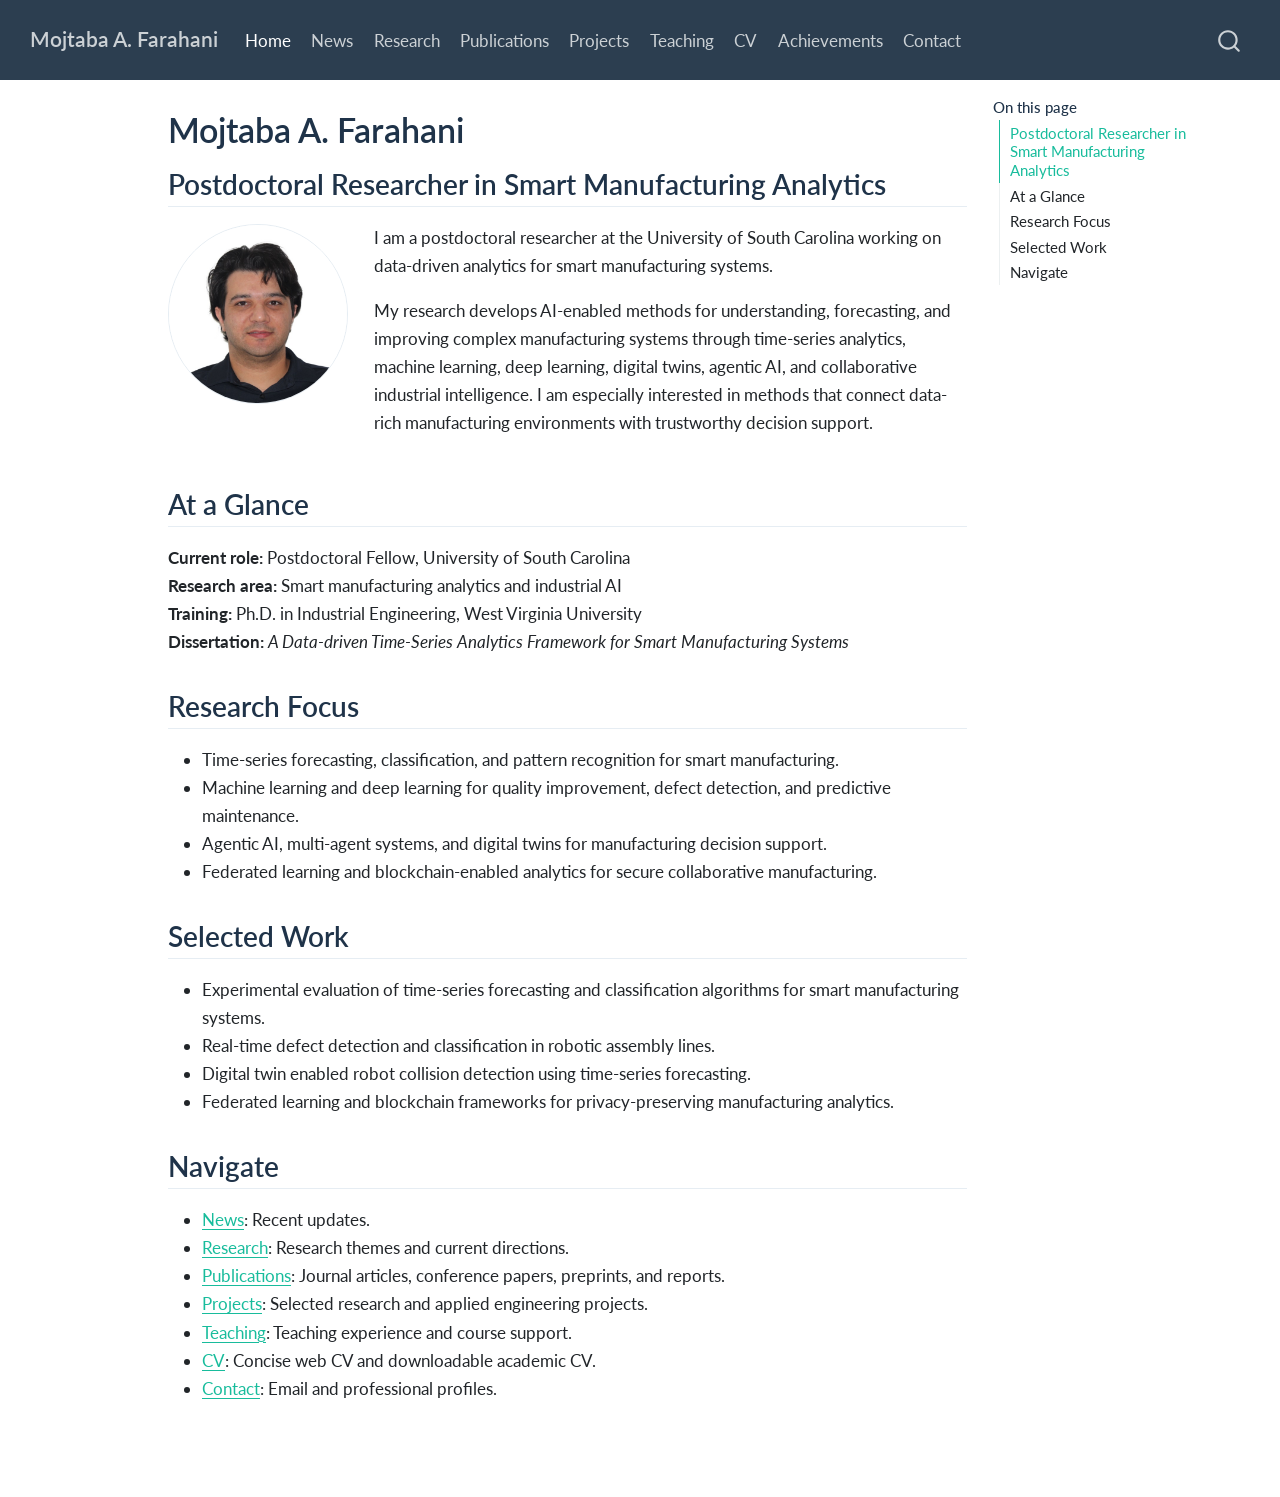
<file: docs/index.html>
<!DOCTYPE html>
<html xmlns="http://www.w3.org/1999/xhtml" lang="en" xml:lang="en"><head>

<meta charset="utf-8">
<meta name="generator" content="quarto-1.9.37">

<meta name="viewport" content="width=device-width, initial-scale=1.0, user-scalable=yes">


<title>Mojtaba A. Farahani</title>
<style>
/* Default styles provided by pandoc.
** See https://pandoc.org/MANUAL.html#variables-for-html for config info.
*/
code{white-space: pre-wrap;}
span.smallcaps{font-variant: small-caps;}
div.columns{display: flex; gap: min(4vw, 1.5em);}
div.column{flex: auto; overflow-x: auto;}
div.hanging-indent{margin-left: 1.5em; text-indent: -1.5em;}
ul.task-list{list-style: none;}
ul.task-list li input[type="checkbox"] {
  width: 0.8em;
  margin: 0 0.8em 0.2em -1em; /* quarto-specific, see https://github.com/quarto-dev/quarto-cli/issues/4556 */ 
  vertical-align: middle;
}
</style>


<script src="site_libs/quarto-nav/quarto-nav.js"></script>
<script src="site_libs/quarto-nav/headroom.min.js"></script>
<script src="site_libs/clipboard/clipboard.min.js"></script>
<script src="site_libs/quarto-search/autocomplete.umd.js"></script>
<script src="site_libs/quarto-search/fuse.min.js"></script>
<script src="site_libs/quarto-search/quarto-search.js"></script>
<meta name="quarto:offset" content="./">
<script src="site_libs/quarto-html/quarto.js" type="module"></script>
<script src="site_libs/quarto-html/tabsets/tabsets.js" type="module"></script>
<script src="site_libs/quarto-html/popper.min.js"></script>
<script src="site_libs/quarto-html/tippy.umd.min.js"></script>
<script src="site_libs/quarto-html/anchor.min.js"></script>
<link href="site_libs/quarto-html/tippy.css" rel="stylesheet">
<link href="site_libs/quarto-html/quarto-syntax-highlighting-7f8f88aac4f3542376d5c11b86a4c14d.css" rel="stylesheet" id="quarto-text-highlighting-styles">
<script src="site_libs/bootstrap/bootstrap.min.js"></script>
<link href="site_libs/bootstrap/bootstrap-icons.css" rel="stylesheet">
<link href="site_libs/bootstrap/bootstrap-6033a600180109c3731f6a886c29932c.min.css" rel="stylesheet" append-hash="true" id="quarto-bootstrap" data-mode="light">
<script id="quarto-search-options" type="application/json">{
  "location": "navbar",
  "copy-button": false,
  "collapse-after": 3,
  "panel-placement": "end",
  "type": "overlay",
  "limit": 50,
  "keyboard-shortcut": [
    "f",
    "/",
    "s"
  ],
  "show-item-context": false,
  "language": {
    "search-no-results-text": "No results",
    "search-matching-documents-text": "matching documents",
    "search-copy-link-title": "Copy link to search",
    "search-hide-matches-text": "Hide additional matches",
    "search-more-match-text": "more match in this document",
    "search-more-matches-text": "more matches in this document",
    "search-clear-button-title": "Clear",
    "search-text-placeholder": "",
    "search-detached-cancel-button-title": "Cancel",
    "search-submit-button-title": "Submit",
    "search-label": "Search"
  }
}</script>


<link rel="stylesheet" href="styles.css">
</head>

<body class="nav-fixed quarto-light">

<div id="quarto-search-results"></div>
  <header id="quarto-header" class="headroom fixed-top">
    <nav class="navbar navbar-expand-lg " data-bs-theme="dark">
      <div class="navbar-container container-fluid">
      <div class="navbar-brand-container mx-auto">
    <a class="navbar-brand" href="./index.html">
    <span class="navbar-title">Mojtaba A. Farahani</span>
    </a>
  </div>
            <div id="quarto-search" class="" title="Search"></div>
          <button class="navbar-toggler" type="button" data-bs-toggle="collapse" data-bs-target="#navbarCollapse" aria-controls="navbarCollapse" role="menu" aria-expanded="false" aria-label="Toggle navigation" onclick="if (window.quartoToggleHeadroom) { window.quartoToggleHeadroom(); }">
  <span class="navbar-toggler-icon"></span>
</button>
          <div class="collapse navbar-collapse" id="navbarCollapse">
            <ul class="navbar-nav navbar-nav-scroll me-auto">
  <li class="nav-item">
    <a class="nav-link active" href="./index.html" aria-current="page"> 
<span class="menu-text">Home</span></a>
  </li>  
  <li class="nav-item">
    <a class="nav-link" href="./news.html"> 
<span class="menu-text">News</span></a>
  </li>  
  <li class="nav-item">
    <a class="nav-link" href="./research.html"> 
<span class="menu-text">Research</span></a>
  </li>  
  <li class="nav-item">
    <a class="nav-link" href="./publications.html"> 
<span class="menu-text">Publications</span></a>
  </li>  
  <li class="nav-item">
    <a class="nav-link" href="./projects.html"> 
<span class="menu-text">Projects</span></a>
  </li>  
  <li class="nav-item">
    <a class="nav-link" href="./teaching.html"> 
<span class="menu-text">Teaching</span></a>
  </li>  
  <li class="nav-item">
    <a class="nav-link" href="./cv.html"> 
<span class="menu-text">CV</span></a>
  </li>  
  <li class="nav-item">
    <a class="nav-link" href="./achievements.html"> 
<span class="menu-text">Achievements</span></a>
  </li>  
  <li class="nav-item">
    <a class="nav-link" href="./contact.html"> 
<span class="menu-text">Contact</span></a>
  </li>  
</ul>
          </div> <!-- /navcollapse -->
            <div class="quarto-navbar-tools">
</div>
      </div> <!-- /container-fluid -->
    </nav>
</header>
<!-- content -->
<div id="quarto-content" class="quarto-container page-columns page-rows-contents page-layout-article page-navbar">
<!-- sidebar -->
<!-- margin-sidebar -->
    <div id="quarto-margin-sidebar" class="sidebar margin-sidebar">
        <nav id="TOC" role="doc-toc" class="toc-active">
    <h2 id="toc-title">On this page</h2>
   
  <ul>
  <li><a href="#postdoctoral-researcher-in-smart-manufacturing-analytics" id="toc-postdoctoral-researcher-in-smart-manufacturing-analytics" class="nav-link active" data-scroll-target="#postdoctoral-researcher-in-smart-manufacturing-analytics">Postdoctoral Researcher in Smart Manufacturing Analytics</a></li>
  <li><a href="#at-a-glance" id="toc-at-a-glance" class="nav-link" data-scroll-target="#at-a-glance">At a Glance</a></li>
  <li><a href="#research-focus" id="toc-research-focus" class="nav-link" data-scroll-target="#research-focus">Research Focus</a></li>
  <li><a href="#selected-work" id="toc-selected-work" class="nav-link" data-scroll-target="#selected-work">Selected Work</a></li>
  <li><a href="#navigate" id="toc-navigate" class="nav-link" data-scroll-target="#navigate">Navigate</a></li>
  </ul>
</nav>
    </div>
<!-- main -->
<main class="content" id="quarto-document-content">

<header id="title-block-header" class="quarto-title-block default">
<div class="quarto-title">
<h1 class="title">Mojtaba A. Farahani</h1>
</div>



<div class="quarto-title-meta">

    
  
    
  </div>
  


</header>


<section id="postdoctoral-researcher-in-smart-manufacturing-analytics" class="level2">
<h2 class="anchored" data-anchor-id="postdoctoral-researcher-in-smart-manufacturing-analytics">Postdoctoral Researcher in Smart Manufacturing Analytics</h2>
<div class="home-intro">
<div class="home-photo">
<p><img src="images/moji.JPG" alt="Mojtaba A. Farahani" class="home-photo-img"></p>
</div>
<div class="home-summary">
<p>I am a postdoctoral researcher at the University of South Carolina working on data-driven analytics for smart manufacturing systems.</p>
<p>My research develops AI-enabled methods for understanding, forecasting, and improving complex manufacturing systems through time-series analytics, machine learning, deep learning, digital twins, agentic AI, and collaborative industrial intelligence. I am especially interested in methods that connect data-rich manufacturing environments with trustworthy decision support.</p>
</div>
</div>
</section>
<section id="at-a-glance" class="level2">
<h2 class="anchored" data-anchor-id="at-a-glance">At a Glance</h2>
<p><strong>Current role:</strong> Postdoctoral Fellow, University of South Carolina<br>
<strong>Research area:</strong> Smart manufacturing analytics and industrial AI<br>
<strong>Training:</strong> Ph.D.&nbsp;in Industrial Engineering, West Virginia University<br>
<strong>Dissertation:</strong> <em>A Data-driven Time-Series Analytics Framework for Smart Manufacturing Systems</em></p>
</section>
<section id="research-focus" class="level2">
<h2 class="anchored" data-anchor-id="research-focus">Research Focus</h2>
<ul>
<li>Time-series forecasting, classification, and pattern recognition for smart manufacturing.</li>
<li>Machine learning and deep learning for quality improvement, defect detection, and predictive maintenance.</li>
<li>Agentic AI, multi-agent systems, and digital twins for manufacturing decision support.</li>
<li>Federated learning and blockchain-enabled analytics for secure collaborative manufacturing.</li>
</ul>
</section>
<section id="selected-work" class="level2">
<h2 class="anchored" data-anchor-id="selected-work">Selected Work</h2>
<ul>
<li>Experimental evaluation of time-series forecasting and classification algorithms for smart manufacturing systems.</li>
<li>Real-time defect detection and classification in robotic assembly lines.</li>
<li>Digital twin enabled robot collision detection using time-series forecasting.</li>
<li>Federated learning and blockchain frameworks for privacy-preserving manufacturing analytics.</li>
</ul>
</section>
<section id="navigate" class="level2">
<h2 class="anchored" data-anchor-id="navigate">Navigate</h2>
<ul>
<li><a href="./news.html">News</a>: Recent updates.</li>
<li><a href="./research.html">Research</a>: Research themes and current directions.</li>
<li><a href="./publications.html">Publications</a>: Journal articles, conference papers, preprints, and reports.</li>
<li><a href="./projects.html">Projects</a>: Selected research and applied engineering projects.</li>
<li><a href="./teaching.html">Teaching</a>: Teaching experience and course support.</li>
<li><a href="./cv.html">CV</a>: Concise web CV and downloadable academic CV.</li>
<li><a href="./contact.html">Contact</a>: Email and professional profiles.</li>
</ul>


</section>

</main> <!-- /main -->
<script id="quarto-html-after-body" type="application/javascript">
  window.document.addEventListener("DOMContentLoaded", function (event) {
    const icon = "";
    const anchorJS = new window.AnchorJS();
    anchorJS.options = {
      placement: 'right',
      icon: icon
    };
    anchorJS.add('.anchored');
    const isCodeAnnotation = (el) => {
      for (const clz of el.classList) {
        if (clz.startsWith('code-annotation-')) {                     
          return true;
        }
      }
      return false;
    }
    const onCopySuccess = function(e) {
      // button target
      const button = e.trigger;
      // don't keep focus
      button.blur();
      // flash "checked"
      button.classList.add('code-copy-button-checked');
      var currentTitle = button.getAttribute("title");
      button.setAttribute("title", "Copied!");
      let tooltip;
      if (window.bootstrap) {
        button.setAttribute("data-bs-toggle", "tooltip");
        button.setAttribute("data-bs-placement", "left");
        button.setAttribute("data-bs-title", "Copied!");
        tooltip = new bootstrap.Tooltip(button, 
          { trigger: "manual", 
            customClass: "code-copy-button-tooltip",
            offset: [0, -8]});
        tooltip.show();    
      }
      setTimeout(function() {
        if (tooltip) {
          tooltip.hide();
          button.removeAttribute("data-bs-title");
          button.removeAttribute("data-bs-toggle");
          button.removeAttribute("data-bs-placement");
        }
        button.setAttribute("title", currentTitle);
        button.classList.remove('code-copy-button-checked');
      }, 1000);
      // clear code selection
      e.clearSelection();
    }
    const getTextToCopy = function(trigger) {
      const outerScaffold = trigger.parentElement.cloneNode(true);
      const codeEl = outerScaffold.querySelector('code');
      for (const childEl of codeEl.children) {
        if (isCodeAnnotation(childEl)) {
          childEl.remove();
        }
      }
      return codeEl.innerText;
    }
    const clipboard = new window.ClipboardJS('.code-copy-button:not([data-in-quarto-modal])', {
      text: getTextToCopy
    });
    clipboard.on('success', onCopySuccess);
    if (window.document.getElementById('quarto-embedded-source-code-modal')) {
      const clipboardModal = new window.ClipboardJS('.code-copy-button[data-in-quarto-modal]', {
        text: getTextToCopy,
        container: window.document.getElementById('quarto-embedded-source-code-modal')
      });
      clipboardModal.on('success', onCopySuccess);
    }
      var localhostRegex = new RegExp(/^(?:http|https):\/\/localhost\:?[0-9]*\//);
      var mailtoRegex = new RegExp(/^mailto:/);
        var filterRegex = new RegExp('/' + window.location.host + '/');
      var isInternal = (href) => {
          return filterRegex.test(href) || localhostRegex.test(href) || mailtoRegex.test(href);
      }
      // Inspect non-navigation links and adorn them if external
     var links = window.document.querySelectorAll('a[href]:not(.nav-link):not(.navbar-brand):not(.toc-action):not(.sidebar-link):not(.sidebar-item-toggle):not(.pagination-link):not(.no-external):not([aria-hidden]):not(.dropdown-item):not(.quarto-navigation-tool):not(.about-link)');
      for (var i=0; i<links.length; i++) {
        const link = links[i];
        if (!isInternal(link.href)) {
          // undo the damage that might have been done by quarto-nav.js in the case of
          // links that we want to consider external
          if (link.dataset.originalHref !== undefined) {
            link.href = link.dataset.originalHref;
          }
        }
      }
    function tippyHover(el, contentFn, onTriggerFn, onUntriggerFn) {
      const config = {
        allowHTML: true,
        maxWidth: 500,
        delay: 100,
        arrow: false,
        appendTo: function(el) {
            return el.parentElement;
        },
        interactive: true,
        interactiveBorder: 10,
        theme: 'quarto',
        placement: 'bottom-start',
      };
      if (contentFn) {
        config.content = contentFn;
      }
      if (onTriggerFn) {
        config.onTrigger = onTriggerFn;
      }
      if (onUntriggerFn) {
        config.onUntrigger = onUntriggerFn;
      }
      window.tippy(el, config); 
    }
    const noterefs = window.document.querySelectorAll('a[role="doc-noteref"]');
    for (var i=0; i<noterefs.length; i++) {
      const ref = noterefs[i];
      tippyHover(ref, function() {
        // use id or data attribute instead here
        let href = ref.getAttribute('data-footnote-href') || ref.getAttribute('href');
        try { href = new URL(href).hash; } catch {}
        const id = href.replace(/^#\/?/, "");
        const note = window.document.getElementById(id);
        if (note) {
          return note.innerHTML;
        } else {
          return "";
        }
      });
    }
    const xrefs = window.document.querySelectorAll('a.quarto-xref');
    const processXRef = (id, note) => {
      // Strip column container classes
      const stripColumnClz = (el) => {
        el.classList.remove("page-full", "page-columns");
        if (el.children) {
          for (const child of el.children) {
            stripColumnClz(child);
          }
        }
      }
      stripColumnClz(note)
      if (id === null || id.startsWith('sec-')) {
        // Special case sections, only their first couple elements
        const container = document.createElement("div");
        if (note.children && note.children.length > 2) {
          container.appendChild(note.children[0].cloneNode(true));
          for (let i = 1; i < note.children.length; i++) {
            const child = note.children[i];
            if (child.tagName === "P" && child.innerText === "") {
              continue;
            } else {
              container.appendChild(child.cloneNode(true));
              break;
            }
          }
          if (window.Quarto?.typesetMath) {
            window.Quarto.typesetMath(container);
          }
          return container.innerHTML
        } else {
          if (window.Quarto?.typesetMath) {
            window.Quarto.typesetMath(note);
          }
          return note.innerHTML;
        }
      } else {
        // Remove any anchor links if they are present
        const anchorLink = note.querySelector('a.anchorjs-link');
        if (anchorLink) {
          anchorLink.remove();
        }
        if (window.Quarto?.typesetMath) {
          window.Quarto.typesetMath(note);
        }
        if (note.classList.contains("callout")) {
          return note.outerHTML;
        } else {
          return note.innerHTML;
        }
      }
    }
    for (var i=0; i<xrefs.length; i++) {
      const xref = xrefs[i];
      tippyHover(xref, undefined, function(instance) {
        instance.disable();
        let url = xref.getAttribute('href');
        let hash = undefined; 
        if (url.startsWith('#')) {
          hash = url;
        } else {
          try { hash = new URL(url).hash; } catch {}
        }
        if (hash) {
          const id = hash.replace(/^#\/?/, "");
          const note = window.document.getElementById(id);
          if (note !== null) {
            try {
              const html = processXRef(id, note.cloneNode(true));
              instance.setContent(html);
            } finally {
              instance.enable();
              instance.show();
            }
          } else {
            // See if we can fetch this
            fetch(url.split('#')[0])
            .then(res => res.text())
            .then(html => {
              const parser = new DOMParser();
              const htmlDoc = parser.parseFromString(html, "text/html");
              const note = htmlDoc.getElementById(id);
              if (note !== null) {
                const html = processXRef(id, note);
                instance.setContent(html);
              } 
            }).finally(() => {
              instance.enable();
              instance.show();
            });
          }
        } else {
          // See if we can fetch a full url (with no hash to target)
          // This is a special case and we should probably do some content thinning / targeting
          fetch(url)
          .then(res => res.text())
          .then(html => {
            const parser = new DOMParser();
            const htmlDoc = parser.parseFromString(html, "text/html");
            const note = htmlDoc.querySelector('main.content');
            if (note !== null) {
              // This should only happen for chapter cross references
              // (since there is no id in the URL)
              // remove the first header
              if (note.children.length > 0 && note.children[0].tagName === "HEADER") {
                note.children[0].remove();
              }
              const html = processXRef(null, note);
              instance.setContent(html);
            } 
          }).finally(() => {
            instance.enable();
            instance.show();
          });
        }
      }, function(instance) {
      });
    }
        let selectedAnnoteEl;
        const selectorForAnnotation = ( cell, annotation) => {
          let cellAttr = 'data-code-cell="' + cell + '"';
          let lineAttr = 'data-code-annotation="' +  annotation + '"';
          const selector = 'span[' + cellAttr + '][' + lineAttr + ']';
          return selector;
        }
        const selectCodeLines = (annoteEl) => {
          const doc = window.document;
          const targetCell = annoteEl.getAttribute("data-target-cell");
          const targetAnnotation = annoteEl.getAttribute("data-target-annotation");
          const annoteSpan = window.document.querySelector(selectorForAnnotation(targetCell, targetAnnotation));
          const lines = annoteSpan.getAttribute("data-code-lines").split(",");
          const lineIds = lines.map((line) => {
            return targetCell + "-" + line;
          })
          let top = null;
          let height = null;
          let parent = null;
          if (lineIds.length > 0) {
              //compute the position of the single el (top and bottom and make a div)
              const el = window.document.getElementById(lineIds[0]);
              top = el.offsetTop;
              height = el.offsetHeight;
              parent = el.parentElement.parentElement;
            if (lineIds.length > 1) {
              const lastEl = window.document.getElementById(lineIds[lineIds.length - 1]);
              const bottom = lastEl.offsetTop + lastEl.offsetHeight;
              height = bottom - top;
            }
            if (top !== null && height !== null && parent !== null) {
              // cook up a div (if necessary) and position it 
              let div = window.document.getElementById("code-annotation-line-highlight");
              if (div === null) {
                div = window.document.createElement("div");
                div.setAttribute("id", "code-annotation-line-highlight");
                div.style.position = 'absolute';
                parent.appendChild(div);
              }
              div.style.top = top - 2 + "px";
              div.style.height = height + 4 + "px";
              div.style.left = 0;
              let gutterDiv = window.document.getElementById("code-annotation-line-highlight-gutter");
              if (gutterDiv === null) {
                gutterDiv = window.document.createElement("div");
                gutterDiv.setAttribute("id", "code-annotation-line-highlight-gutter");
                gutterDiv.style.position = 'absolute';
                const codeCell = window.document.getElementById(targetCell);
                const gutter = codeCell.querySelector('.code-annotation-gutter');
                gutter.appendChild(gutterDiv);
              }
              gutterDiv.style.top = top - 2 + "px";
              gutterDiv.style.height = height + 4 + "px";
            }
            selectedAnnoteEl = annoteEl;
          }
        };
        const unselectCodeLines = () => {
          const elementsIds = ["code-annotation-line-highlight", "code-annotation-line-highlight-gutter"];
          elementsIds.forEach((elId) => {
            const div = window.document.getElementById(elId);
            if (div) {
              div.remove();
            }
          });
          selectedAnnoteEl = undefined;
        };
          // Handle positioning of the toggle
      window.addEventListener(
        "resize",
        throttle(() => {
          elRect = undefined;
          if (selectedAnnoteEl) {
            selectCodeLines(selectedAnnoteEl);
          }
        }, 10)
      );
      function throttle(fn, ms) {
      let throttle = false;
      let timer;
        return (...args) => {
          if(!throttle) { // first call gets through
              fn.apply(this, args);
              throttle = true;
          } else { // all the others get throttled
              if(timer) clearTimeout(timer); // cancel #2
              timer = setTimeout(() => {
                fn.apply(this, args);
                timer = throttle = false;
              }, ms);
          }
        };
      }
        // Attach click handler to the DT
        const annoteDls = window.document.querySelectorAll('dt[data-target-cell]');
        for (const annoteDlNode of annoteDls) {
          annoteDlNode.addEventListener('click', (event) => {
            const clickedEl = event.target;
            if (clickedEl !== selectedAnnoteEl) {
              unselectCodeLines();
              const activeEl = window.document.querySelector('dt[data-target-cell].code-annotation-active');
              if (activeEl) {
                activeEl.classList.remove('code-annotation-active');
              }
              selectCodeLines(clickedEl);
              clickedEl.classList.add('code-annotation-active');
            } else {
              // Unselect the line
              unselectCodeLines();
              clickedEl.classList.remove('code-annotation-active');
            }
          });
        }
    const findCites = (el) => {
      const parentEl = el.parentElement;
      if (parentEl) {
        const cites = parentEl.dataset.cites;
        if (cites) {
          return {
            el,
            cites: cites.split(' ')
          };
        } else {
          return findCites(el.parentElement)
        }
      } else {
        return undefined;
      }
    };
    var bibliorefs = window.document.querySelectorAll('a[role="doc-biblioref"]');
    for (var i=0; i<bibliorefs.length; i++) {
      const ref = bibliorefs[i];
      const citeInfo = findCites(ref);
      if (citeInfo) {
        tippyHover(citeInfo.el, function() {
          var popup = window.document.createElement('div');
          citeInfo.cites.forEach(function(cite) {
            var citeDiv = window.document.createElement('div');
            citeDiv.classList.add('hanging-indent');
            citeDiv.classList.add('csl-entry');
            var biblioDiv = window.document.getElementById('ref-' + cite);
            if (biblioDiv) {
              citeDiv.innerHTML = biblioDiv.innerHTML;
            }
            popup.appendChild(citeDiv);
          });
          return popup.innerHTML;
        });
      }
    }
  });
  </script>
</div> <!-- /content -->




</body></html>
</file>
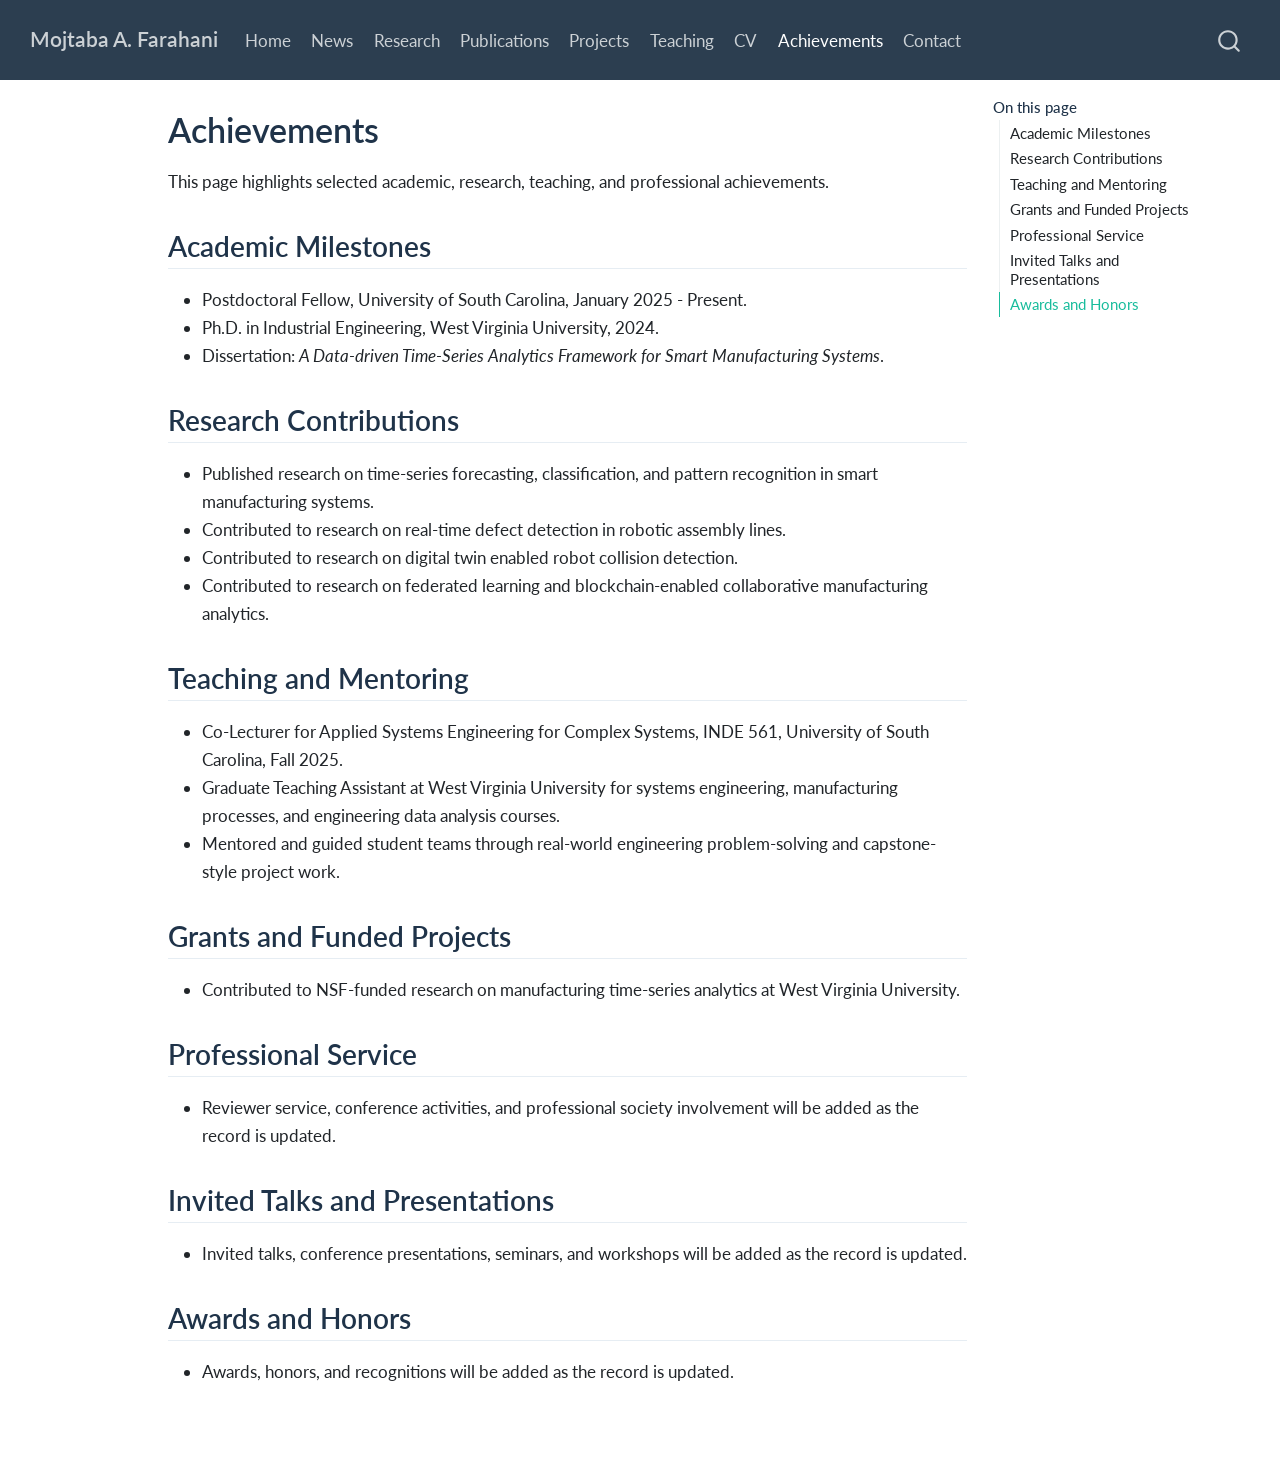
<file: docs/achievements.html>
<!DOCTYPE html>
<html xmlns="http://www.w3.org/1999/xhtml" lang="en" xml:lang="en"><head>

<meta charset="utf-8">
<meta name="generator" content="quarto-1.9.37">

<meta name="viewport" content="width=device-width, initial-scale=1.0, user-scalable=yes">


<title>Achievements – Mojtaba A. Farahani</title>
<style>
/* Default styles provided by pandoc.
** See https://pandoc.org/MANUAL.html#variables-for-html for config info.
*/
code{white-space: pre-wrap;}
span.smallcaps{font-variant: small-caps;}
div.columns{display: flex; gap: min(4vw, 1.5em);}
div.column{flex: auto; overflow-x: auto;}
div.hanging-indent{margin-left: 1.5em; text-indent: -1.5em;}
ul.task-list{list-style: none;}
ul.task-list li input[type="checkbox"] {
  width: 0.8em;
  margin: 0 0.8em 0.2em -1em; /* quarto-specific, see https://github.com/quarto-dev/quarto-cli/issues/4556 */ 
  vertical-align: middle;
}
</style>


<script src="site_libs/quarto-nav/quarto-nav.js"></script>
<script src="site_libs/quarto-nav/headroom.min.js"></script>
<script src="site_libs/clipboard/clipboard.min.js"></script>
<script src="site_libs/quarto-search/autocomplete.umd.js"></script>
<script src="site_libs/quarto-search/fuse.min.js"></script>
<script src="site_libs/quarto-search/quarto-search.js"></script>
<meta name="quarto:offset" content="./">
<script src="site_libs/quarto-html/quarto.js" type="module"></script>
<script src="site_libs/quarto-html/tabsets/tabsets.js" type="module"></script>
<script src="site_libs/quarto-html/popper.min.js"></script>
<script src="site_libs/quarto-html/tippy.umd.min.js"></script>
<script src="site_libs/quarto-html/anchor.min.js"></script>
<link href="site_libs/quarto-html/tippy.css" rel="stylesheet">
<link href="site_libs/quarto-html/quarto-syntax-highlighting-7f8f88aac4f3542376d5c11b86a4c14d.css" rel="stylesheet" id="quarto-text-highlighting-styles">
<script src="site_libs/bootstrap/bootstrap.min.js"></script>
<link href="site_libs/bootstrap/bootstrap-icons.css" rel="stylesheet">
<link href="site_libs/bootstrap/bootstrap-6033a600180109c3731f6a886c29932c.min.css" rel="stylesheet" append-hash="true" id="quarto-bootstrap" data-mode="light">
<script id="quarto-search-options" type="application/json">{
  "location": "navbar",
  "copy-button": false,
  "collapse-after": 3,
  "panel-placement": "end",
  "type": "overlay",
  "limit": 50,
  "keyboard-shortcut": [
    "f",
    "/",
    "s"
  ],
  "show-item-context": false,
  "language": {
    "search-no-results-text": "No results",
    "search-matching-documents-text": "matching documents",
    "search-copy-link-title": "Copy link to search",
    "search-hide-matches-text": "Hide additional matches",
    "search-more-match-text": "more match in this document",
    "search-more-matches-text": "more matches in this document",
    "search-clear-button-title": "Clear",
    "search-text-placeholder": "",
    "search-detached-cancel-button-title": "Cancel",
    "search-submit-button-title": "Submit",
    "search-label": "Search"
  }
}</script>


<link rel="stylesheet" href="styles.css">
</head>

<body class="nav-fixed quarto-light">

<div id="quarto-search-results"></div>
  <header id="quarto-header" class="headroom fixed-top">
    <nav class="navbar navbar-expand-lg " data-bs-theme="dark">
      <div class="navbar-container container-fluid">
      <div class="navbar-brand-container mx-auto">
    <a class="navbar-brand" href="./index.html">
    <span class="navbar-title">Mojtaba A. Farahani</span>
    </a>
  </div>
            <div id="quarto-search" class="" title="Search"></div>
          <button class="navbar-toggler" type="button" data-bs-toggle="collapse" data-bs-target="#navbarCollapse" aria-controls="navbarCollapse" role="menu" aria-expanded="false" aria-label="Toggle navigation" onclick="if (window.quartoToggleHeadroom) { window.quartoToggleHeadroom(); }">
  <span class="navbar-toggler-icon"></span>
</button>
          <div class="collapse navbar-collapse" id="navbarCollapse">
            <ul class="navbar-nav navbar-nav-scroll me-auto">
  <li class="nav-item">
    <a class="nav-link" href="./index.html"> 
<span class="menu-text">Home</span></a>
  </li>  
  <li class="nav-item">
    <a class="nav-link" href="./news.html"> 
<span class="menu-text">News</span></a>
  </li>  
  <li class="nav-item">
    <a class="nav-link" href="./research.html"> 
<span class="menu-text">Research</span></a>
  </li>  
  <li class="nav-item">
    <a class="nav-link" href="./publications.html"> 
<span class="menu-text">Publications</span></a>
  </li>  
  <li class="nav-item">
    <a class="nav-link" href="./projects.html"> 
<span class="menu-text">Projects</span></a>
  </li>  
  <li class="nav-item">
    <a class="nav-link" href="./teaching.html"> 
<span class="menu-text">Teaching</span></a>
  </li>  
  <li class="nav-item">
    <a class="nav-link" href="./cv.html"> 
<span class="menu-text">CV</span></a>
  </li>  
  <li class="nav-item">
    <a class="nav-link active" href="./achievements.html" aria-current="page"> 
<span class="menu-text">Achievements</span></a>
  </li>  
  <li class="nav-item">
    <a class="nav-link" href="./contact.html"> 
<span class="menu-text">Contact</span></a>
  </li>  
</ul>
          </div> <!-- /navcollapse -->
            <div class="quarto-navbar-tools">
</div>
      </div> <!-- /container-fluid -->
    </nav>
</header>
<!-- content -->
<div id="quarto-content" class="quarto-container page-columns page-rows-contents page-layout-article page-navbar">
<!-- sidebar -->
<!-- margin-sidebar -->
    <div id="quarto-margin-sidebar" class="sidebar margin-sidebar">
        <nav id="TOC" role="doc-toc" class="toc-active">
    <h2 id="toc-title">On this page</h2>
   
  <ul>
  <li><a href="#academic-milestones" id="toc-academic-milestones" class="nav-link active" data-scroll-target="#academic-milestones">Academic Milestones</a></li>
  <li><a href="#research-contributions" id="toc-research-contributions" class="nav-link" data-scroll-target="#research-contributions">Research Contributions</a></li>
  <li><a href="#teaching-and-mentoring" id="toc-teaching-and-mentoring" class="nav-link" data-scroll-target="#teaching-and-mentoring">Teaching and Mentoring</a></li>
  <li><a href="#grants-and-funded-projects" id="toc-grants-and-funded-projects" class="nav-link" data-scroll-target="#grants-and-funded-projects">Grants and Funded Projects</a></li>
  <li><a href="#professional-service" id="toc-professional-service" class="nav-link" data-scroll-target="#professional-service">Professional Service</a></li>
  <li><a href="#invited-talks-and-presentations" id="toc-invited-talks-and-presentations" class="nav-link" data-scroll-target="#invited-talks-and-presentations">Invited Talks and Presentations</a></li>
  <li><a href="#awards-and-honors" id="toc-awards-and-honors" class="nav-link" data-scroll-target="#awards-and-honors">Awards and Honors</a></li>
  </ul>
</nav>
    </div>
<!-- main -->
<main class="content" id="quarto-document-content">

<header id="title-block-header" class="quarto-title-block default">
<div class="quarto-title">
<h1 class="title">Achievements</h1>
</div>



<div class="quarto-title-meta">

    
  
    
  </div>
  


</header>


<p>This page highlights selected academic, research, teaching, and professional achievements.</p>
<section id="academic-milestones" class="level2">
<h2 class="anchored" data-anchor-id="academic-milestones">Academic Milestones</h2>
<ul>
<li>Postdoctoral Fellow, University of South Carolina, January 2025 - Present.</li>
<li>Ph.D.&nbsp;in Industrial Engineering, West Virginia University, 2024.</li>
<li>Dissertation: <em>A Data-driven Time-Series Analytics Framework for Smart Manufacturing Systems</em>.</li>
</ul>
</section>
<section id="research-contributions" class="level2">
<h2 class="anchored" data-anchor-id="research-contributions">Research Contributions</h2>
<ul>
<li>Published research on time-series forecasting, classification, and pattern recognition in smart manufacturing systems.</li>
<li>Contributed to research on real-time defect detection in robotic assembly lines.</li>
<li>Contributed to research on digital twin enabled robot collision detection.</li>
<li>Contributed to research on federated learning and blockchain-enabled collaborative manufacturing analytics.</li>
</ul>
</section>
<section id="teaching-and-mentoring" class="level2">
<h2 class="anchored" data-anchor-id="teaching-and-mentoring">Teaching and Mentoring</h2>
<ul>
<li>Co-Lecturer for Applied Systems Engineering for Complex Systems, INDE 561, University of South Carolina, Fall 2025.</li>
<li>Graduate Teaching Assistant at West Virginia University for systems engineering, manufacturing processes, and engineering data analysis courses.</li>
<li>Mentored and guided student teams through real-world engineering problem-solving and capstone-style project work.</li>
</ul>
</section>
<section id="grants-and-funded-projects" class="level2">
<h2 class="anchored" data-anchor-id="grants-and-funded-projects">Grants and Funded Projects</h2>
<ul>
<li>Contributed to NSF-funded research on manufacturing time-series analytics at West Virginia University.</li>
</ul>
</section>
<section id="professional-service" class="level2">
<h2 class="anchored" data-anchor-id="professional-service">Professional Service</h2>
<ul>
<li>Reviewer service, conference activities, and professional society involvement will be added as the record is updated.</li>
</ul>
</section>
<section id="invited-talks-and-presentations" class="level2">
<h2 class="anchored" data-anchor-id="invited-talks-and-presentations">Invited Talks and Presentations</h2>
<ul>
<li>Invited talks, conference presentations, seminars, and workshops will be added as the record is updated.</li>
</ul>
</section>
<section id="awards-and-honors" class="level2">
<h2 class="anchored" data-anchor-id="awards-and-honors">Awards and Honors</h2>
<ul>
<li>Awards, honors, and recognitions will be added as the record is updated.</li>
</ul>


</section>

</main> <!-- /main -->
<script id="quarto-html-after-body" type="application/javascript">
  window.document.addEventListener("DOMContentLoaded", function (event) {
    const icon = "";
    const anchorJS = new window.AnchorJS();
    anchorJS.options = {
      placement: 'right',
      icon: icon
    };
    anchorJS.add('.anchored');
    const isCodeAnnotation = (el) => {
      for (const clz of el.classList) {
        if (clz.startsWith('code-annotation-')) {                     
          return true;
        }
      }
      return false;
    }
    const onCopySuccess = function(e) {
      // button target
      const button = e.trigger;
      // don't keep focus
      button.blur();
      // flash "checked"
      button.classList.add('code-copy-button-checked');
      var currentTitle = button.getAttribute("title");
      button.setAttribute("title", "Copied!");
      let tooltip;
      if (window.bootstrap) {
        button.setAttribute("data-bs-toggle", "tooltip");
        button.setAttribute("data-bs-placement", "left");
        button.setAttribute("data-bs-title", "Copied!");
        tooltip = new bootstrap.Tooltip(button, 
          { trigger: "manual", 
            customClass: "code-copy-button-tooltip",
            offset: [0, -8]});
        tooltip.show();    
      }
      setTimeout(function() {
        if (tooltip) {
          tooltip.hide();
          button.removeAttribute("data-bs-title");
          button.removeAttribute("data-bs-toggle");
          button.removeAttribute("data-bs-placement");
        }
        button.setAttribute("title", currentTitle);
        button.classList.remove('code-copy-button-checked');
      }, 1000);
      // clear code selection
      e.clearSelection();
    }
    const getTextToCopy = function(trigger) {
      const outerScaffold = trigger.parentElement.cloneNode(true);
      const codeEl = outerScaffold.querySelector('code');
      for (const childEl of codeEl.children) {
        if (isCodeAnnotation(childEl)) {
          childEl.remove();
        }
      }
      return codeEl.innerText;
    }
    const clipboard = new window.ClipboardJS('.code-copy-button:not([data-in-quarto-modal])', {
      text: getTextToCopy
    });
    clipboard.on('success', onCopySuccess);
    if (window.document.getElementById('quarto-embedded-source-code-modal')) {
      const clipboardModal = new window.ClipboardJS('.code-copy-button[data-in-quarto-modal]', {
        text: getTextToCopy,
        container: window.document.getElementById('quarto-embedded-source-code-modal')
      });
      clipboardModal.on('success', onCopySuccess);
    }
      var localhostRegex = new RegExp(/^(?:http|https):\/\/localhost\:?[0-9]*\//);
      var mailtoRegex = new RegExp(/^mailto:/);
        var filterRegex = new RegExp('/' + window.location.host + '/');
      var isInternal = (href) => {
          return filterRegex.test(href) || localhostRegex.test(href) || mailtoRegex.test(href);
      }
      // Inspect non-navigation links and adorn them if external
     var links = window.document.querySelectorAll('a[href]:not(.nav-link):not(.navbar-brand):not(.toc-action):not(.sidebar-link):not(.sidebar-item-toggle):not(.pagination-link):not(.no-external):not([aria-hidden]):not(.dropdown-item):not(.quarto-navigation-tool):not(.about-link)');
      for (var i=0; i<links.length; i++) {
        const link = links[i];
        if (!isInternal(link.href)) {
          // undo the damage that might have been done by quarto-nav.js in the case of
          // links that we want to consider external
          if (link.dataset.originalHref !== undefined) {
            link.href = link.dataset.originalHref;
          }
        }
      }
    function tippyHover(el, contentFn, onTriggerFn, onUntriggerFn) {
      const config = {
        allowHTML: true,
        maxWidth: 500,
        delay: 100,
        arrow: false,
        appendTo: function(el) {
            return el.parentElement;
        },
        interactive: true,
        interactiveBorder: 10,
        theme: 'quarto',
        placement: 'bottom-start',
      };
      if (contentFn) {
        config.content = contentFn;
      }
      if (onTriggerFn) {
        config.onTrigger = onTriggerFn;
      }
      if (onUntriggerFn) {
        config.onUntrigger = onUntriggerFn;
      }
      window.tippy(el, config); 
    }
    const noterefs = window.document.querySelectorAll('a[role="doc-noteref"]');
    for (var i=0; i<noterefs.length; i++) {
      const ref = noterefs[i];
      tippyHover(ref, function() {
        // use id or data attribute instead here
        let href = ref.getAttribute('data-footnote-href') || ref.getAttribute('href');
        try { href = new URL(href).hash; } catch {}
        const id = href.replace(/^#\/?/, "");
        const note = window.document.getElementById(id);
        if (note) {
          return note.innerHTML;
        } else {
          return "";
        }
      });
    }
    const xrefs = window.document.querySelectorAll('a.quarto-xref');
    const processXRef = (id, note) => {
      // Strip column container classes
      const stripColumnClz = (el) => {
        el.classList.remove("page-full", "page-columns");
        if (el.children) {
          for (const child of el.children) {
            stripColumnClz(child);
          }
        }
      }
      stripColumnClz(note)
      if (id === null || id.startsWith('sec-')) {
        // Special case sections, only their first couple elements
        const container = document.createElement("div");
        if (note.children && note.children.length > 2) {
          container.appendChild(note.children[0].cloneNode(true));
          for (let i = 1; i < note.children.length; i++) {
            const child = note.children[i];
            if (child.tagName === "P" && child.innerText === "") {
              continue;
            } else {
              container.appendChild(child.cloneNode(true));
              break;
            }
          }
          if (window.Quarto?.typesetMath) {
            window.Quarto.typesetMath(container);
          }
          return container.innerHTML
        } else {
          if (window.Quarto?.typesetMath) {
            window.Quarto.typesetMath(note);
          }
          return note.innerHTML;
        }
      } else {
        // Remove any anchor links if they are present
        const anchorLink = note.querySelector('a.anchorjs-link');
        if (anchorLink) {
          anchorLink.remove();
        }
        if (window.Quarto?.typesetMath) {
          window.Quarto.typesetMath(note);
        }
        if (note.classList.contains("callout")) {
          return note.outerHTML;
        } else {
          return note.innerHTML;
        }
      }
    }
    for (var i=0; i<xrefs.length; i++) {
      const xref = xrefs[i];
      tippyHover(xref, undefined, function(instance) {
        instance.disable();
        let url = xref.getAttribute('href');
        let hash = undefined; 
        if (url.startsWith('#')) {
          hash = url;
        } else {
          try { hash = new URL(url).hash; } catch {}
        }
        if (hash) {
          const id = hash.replace(/^#\/?/, "");
          const note = window.document.getElementById(id);
          if (note !== null) {
            try {
              const html = processXRef(id, note.cloneNode(true));
              instance.setContent(html);
            } finally {
              instance.enable();
              instance.show();
            }
          } else {
            // See if we can fetch this
            fetch(url.split('#')[0])
            .then(res => res.text())
            .then(html => {
              const parser = new DOMParser();
              const htmlDoc = parser.parseFromString(html, "text/html");
              const note = htmlDoc.getElementById(id);
              if (note !== null) {
                const html = processXRef(id, note);
                instance.setContent(html);
              } 
            }).finally(() => {
              instance.enable();
              instance.show();
            });
          }
        } else {
          // See if we can fetch a full url (with no hash to target)
          // This is a special case and we should probably do some content thinning / targeting
          fetch(url)
          .then(res => res.text())
          .then(html => {
            const parser = new DOMParser();
            const htmlDoc = parser.parseFromString(html, "text/html");
            const note = htmlDoc.querySelector('main.content');
            if (note !== null) {
              // This should only happen for chapter cross references
              // (since there is no id in the URL)
              // remove the first header
              if (note.children.length > 0 && note.children[0].tagName === "HEADER") {
                note.children[0].remove();
              }
              const html = processXRef(null, note);
              instance.setContent(html);
            } 
          }).finally(() => {
            instance.enable();
            instance.show();
          });
        }
      }, function(instance) {
      });
    }
        let selectedAnnoteEl;
        const selectorForAnnotation = ( cell, annotation) => {
          let cellAttr = 'data-code-cell="' + cell + '"';
          let lineAttr = 'data-code-annotation="' +  annotation + '"';
          const selector = 'span[' + cellAttr + '][' + lineAttr + ']';
          return selector;
        }
        const selectCodeLines = (annoteEl) => {
          const doc = window.document;
          const targetCell = annoteEl.getAttribute("data-target-cell");
          const targetAnnotation = annoteEl.getAttribute("data-target-annotation");
          const annoteSpan = window.document.querySelector(selectorForAnnotation(targetCell, targetAnnotation));
          const lines = annoteSpan.getAttribute("data-code-lines").split(",");
          const lineIds = lines.map((line) => {
            return targetCell + "-" + line;
          })
          let top = null;
          let height = null;
          let parent = null;
          if (lineIds.length > 0) {
              //compute the position of the single el (top and bottom and make a div)
              const el = window.document.getElementById(lineIds[0]);
              top = el.offsetTop;
              height = el.offsetHeight;
              parent = el.parentElement.parentElement;
            if (lineIds.length > 1) {
              const lastEl = window.document.getElementById(lineIds[lineIds.length - 1]);
              const bottom = lastEl.offsetTop + lastEl.offsetHeight;
              height = bottom - top;
            }
            if (top !== null && height !== null && parent !== null) {
              // cook up a div (if necessary) and position it 
              let div = window.document.getElementById("code-annotation-line-highlight");
              if (div === null) {
                div = window.document.createElement("div");
                div.setAttribute("id", "code-annotation-line-highlight");
                div.style.position = 'absolute';
                parent.appendChild(div);
              }
              div.style.top = top - 2 + "px";
              div.style.height = height + 4 + "px";
              div.style.left = 0;
              let gutterDiv = window.document.getElementById("code-annotation-line-highlight-gutter");
              if (gutterDiv === null) {
                gutterDiv = window.document.createElement("div");
                gutterDiv.setAttribute("id", "code-annotation-line-highlight-gutter");
                gutterDiv.style.position = 'absolute';
                const codeCell = window.document.getElementById(targetCell);
                const gutter = codeCell.querySelector('.code-annotation-gutter');
                gutter.appendChild(gutterDiv);
              }
              gutterDiv.style.top = top - 2 + "px";
              gutterDiv.style.height = height + 4 + "px";
            }
            selectedAnnoteEl = annoteEl;
          }
        };
        const unselectCodeLines = () => {
          const elementsIds = ["code-annotation-line-highlight", "code-annotation-line-highlight-gutter"];
          elementsIds.forEach((elId) => {
            const div = window.document.getElementById(elId);
            if (div) {
              div.remove();
            }
          });
          selectedAnnoteEl = undefined;
        };
          // Handle positioning of the toggle
      window.addEventListener(
        "resize",
        throttle(() => {
          elRect = undefined;
          if (selectedAnnoteEl) {
            selectCodeLines(selectedAnnoteEl);
          }
        }, 10)
      );
      function throttle(fn, ms) {
      let throttle = false;
      let timer;
        return (...args) => {
          if(!throttle) { // first call gets through
              fn.apply(this, args);
              throttle = true;
          } else { // all the others get throttled
              if(timer) clearTimeout(timer); // cancel #2
              timer = setTimeout(() => {
                fn.apply(this, args);
                timer = throttle = false;
              }, ms);
          }
        };
      }
        // Attach click handler to the DT
        const annoteDls = window.document.querySelectorAll('dt[data-target-cell]');
        for (const annoteDlNode of annoteDls) {
          annoteDlNode.addEventListener('click', (event) => {
            const clickedEl = event.target;
            if (clickedEl !== selectedAnnoteEl) {
              unselectCodeLines();
              const activeEl = window.document.querySelector('dt[data-target-cell].code-annotation-active');
              if (activeEl) {
                activeEl.classList.remove('code-annotation-active');
              }
              selectCodeLines(clickedEl);
              clickedEl.classList.add('code-annotation-active');
            } else {
              // Unselect the line
              unselectCodeLines();
              clickedEl.classList.remove('code-annotation-active');
            }
          });
        }
    const findCites = (el) => {
      const parentEl = el.parentElement;
      if (parentEl) {
        const cites = parentEl.dataset.cites;
        if (cites) {
          return {
            el,
            cites: cites.split(' ')
          };
        } else {
          return findCites(el.parentElement)
        }
      } else {
        return undefined;
      }
    };
    var bibliorefs = window.document.querySelectorAll('a[role="doc-biblioref"]');
    for (var i=0; i<bibliorefs.length; i++) {
      const ref = bibliorefs[i];
      const citeInfo = findCites(ref);
      if (citeInfo) {
        tippyHover(citeInfo.el, function() {
          var popup = window.document.createElement('div');
          citeInfo.cites.forEach(function(cite) {
            var citeDiv = window.document.createElement('div');
            citeDiv.classList.add('hanging-indent');
            citeDiv.classList.add('csl-entry');
            var biblioDiv = window.document.getElementById('ref-' + cite);
            if (biblioDiv) {
              citeDiv.innerHTML = biblioDiv.innerHTML;
            }
            popup.appendChild(citeDiv);
          });
          return popup.innerHTML;
        });
      }
    }
  });
  </script>
</div> <!-- /content -->




</body></html>
</file>
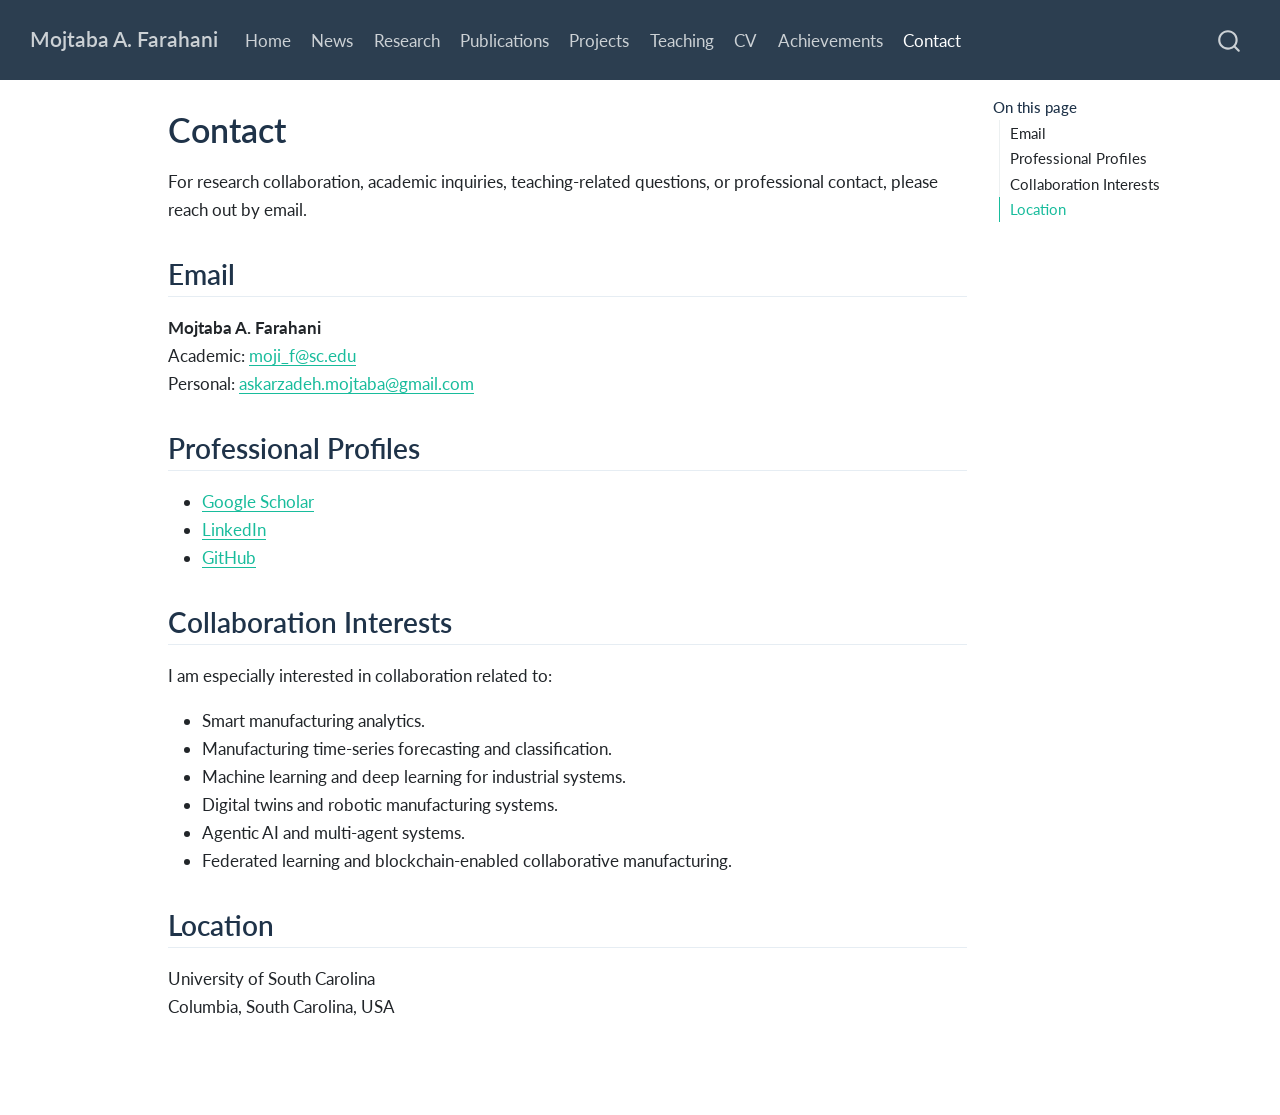
<file: docs/contact.html>
<!DOCTYPE html>
<html xmlns="http://www.w3.org/1999/xhtml" lang="en" xml:lang="en"><head>

<meta charset="utf-8">
<meta name="generator" content="quarto-1.9.37">

<meta name="viewport" content="width=device-width, initial-scale=1.0, user-scalable=yes">


<title>Contact – Mojtaba A. Farahani</title>
<style>
/* Default styles provided by pandoc.
** See https://pandoc.org/MANUAL.html#variables-for-html for config info.
*/
code{white-space: pre-wrap;}
span.smallcaps{font-variant: small-caps;}
div.columns{display: flex; gap: min(4vw, 1.5em);}
div.column{flex: auto; overflow-x: auto;}
div.hanging-indent{margin-left: 1.5em; text-indent: -1.5em;}
ul.task-list{list-style: none;}
ul.task-list li input[type="checkbox"] {
  width: 0.8em;
  margin: 0 0.8em 0.2em -1em; /* quarto-specific, see https://github.com/quarto-dev/quarto-cli/issues/4556 */ 
  vertical-align: middle;
}
</style>


<script src="site_libs/quarto-nav/quarto-nav.js"></script>
<script src="site_libs/quarto-nav/headroom.min.js"></script>
<script src="site_libs/clipboard/clipboard.min.js"></script>
<script src="site_libs/quarto-search/autocomplete.umd.js"></script>
<script src="site_libs/quarto-search/fuse.min.js"></script>
<script src="site_libs/quarto-search/quarto-search.js"></script>
<meta name="quarto:offset" content="./">
<script src="site_libs/quarto-html/quarto.js" type="module"></script>
<script src="site_libs/quarto-html/tabsets/tabsets.js" type="module"></script>
<script src="site_libs/quarto-html/popper.min.js"></script>
<script src="site_libs/quarto-html/tippy.umd.min.js"></script>
<script src="site_libs/quarto-html/anchor.min.js"></script>
<link href="site_libs/quarto-html/tippy.css" rel="stylesheet">
<link href="site_libs/quarto-html/quarto-syntax-highlighting-7f8f88aac4f3542376d5c11b86a4c14d.css" rel="stylesheet" id="quarto-text-highlighting-styles">
<script src="site_libs/bootstrap/bootstrap.min.js"></script>
<link href="site_libs/bootstrap/bootstrap-icons.css" rel="stylesheet">
<link href="site_libs/bootstrap/bootstrap-6033a600180109c3731f6a886c29932c.min.css" rel="stylesheet" append-hash="true" id="quarto-bootstrap" data-mode="light">
<script id="quarto-search-options" type="application/json">{
  "location": "navbar",
  "copy-button": false,
  "collapse-after": 3,
  "panel-placement": "end",
  "type": "overlay",
  "limit": 50,
  "keyboard-shortcut": [
    "f",
    "/",
    "s"
  ],
  "show-item-context": false,
  "language": {
    "search-no-results-text": "No results",
    "search-matching-documents-text": "matching documents",
    "search-copy-link-title": "Copy link to search",
    "search-hide-matches-text": "Hide additional matches",
    "search-more-match-text": "more match in this document",
    "search-more-matches-text": "more matches in this document",
    "search-clear-button-title": "Clear",
    "search-text-placeholder": "",
    "search-detached-cancel-button-title": "Cancel",
    "search-submit-button-title": "Submit",
    "search-label": "Search"
  }
}</script>


<link rel="stylesheet" href="styles.css">
</head>

<body class="nav-fixed quarto-light">

<div id="quarto-search-results"></div>
  <header id="quarto-header" class="headroom fixed-top">
    <nav class="navbar navbar-expand-lg " data-bs-theme="dark">
      <div class="navbar-container container-fluid">
      <div class="navbar-brand-container mx-auto">
    <a class="navbar-brand" href="./index.html">
    <span class="navbar-title">Mojtaba A. Farahani</span>
    </a>
  </div>
            <div id="quarto-search" class="" title="Search"></div>
          <button class="navbar-toggler" type="button" data-bs-toggle="collapse" data-bs-target="#navbarCollapse" aria-controls="navbarCollapse" role="menu" aria-expanded="false" aria-label="Toggle navigation" onclick="if (window.quartoToggleHeadroom) { window.quartoToggleHeadroom(); }">
  <span class="navbar-toggler-icon"></span>
</button>
          <div class="collapse navbar-collapse" id="navbarCollapse">
            <ul class="navbar-nav navbar-nav-scroll me-auto">
  <li class="nav-item">
    <a class="nav-link" href="./index.html"> 
<span class="menu-text">Home</span></a>
  </li>  
  <li class="nav-item">
    <a class="nav-link" href="./news.html"> 
<span class="menu-text">News</span></a>
  </li>  
  <li class="nav-item">
    <a class="nav-link" href="./research.html"> 
<span class="menu-text">Research</span></a>
  </li>  
  <li class="nav-item">
    <a class="nav-link" href="./publications.html"> 
<span class="menu-text">Publications</span></a>
  </li>  
  <li class="nav-item">
    <a class="nav-link" href="./projects.html"> 
<span class="menu-text">Projects</span></a>
  </li>  
  <li class="nav-item">
    <a class="nav-link" href="./teaching.html"> 
<span class="menu-text">Teaching</span></a>
  </li>  
  <li class="nav-item">
    <a class="nav-link" href="./cv.html"> 
<span class="menu-text">CV</span></a>
  </li>  
  <li class="nav-item">
    <a class="nav-link" href="./achievements.html"> 
<span class="menu-text">Achievements</span></a>
  </li>  
  <li class="nav-item">
    <a class="nav-link active" href="./contact.html" aria-current="page"> 
<span class="menu-text">Contact</span></a>
  </li>  
</ul>
          </div> <!-- /navcollapse -->
            <div class="quarto-navbar-tools">
</div>
      </div> <!-- /container-fluid -->
    </nav>
</header>
<!-- content -->
<div id="quarto-content" class="quarto-container page-columns page-rows-contents page-layout-article page-navbar">
<!-- sidebar -->
<!-- margin-sidebar -->
    <div id="quarto-margin-sidebar" class="sidebar margin-sidebar">
        <nav id="TOC" role="doc-toc" class="toc-active">
    <h2 id="toc-title">On this page</h2>
   
  <ul>
  <li><a href="#email" id="toc-email" class="nav-link active" data-scroll-target="#email">Email</a></li>
  <li><a href="#professional-profiles" id="toc-professional-profiles" class="nav-link" data-scroll-target="#professional-profiles">Professional Profiles</a></li>
  <li><a href="#collaboration-interests" id="toc-collaboration-interests" class="nav-link" data-scroll-target="#collaboration-interests">Collaboration Interests</a></li>
  <li><a href="#location" id="toc-location" class="nav-link" data-scroll-target="#location">Location</a></li>
  </ul>
</nav>
    </div>
<!-- main -->
<main class="content" id="quarto-document-content">

<header id="title-block-header" class="quarto-title-block default">
<div class="quarto-title">
<h1 class="title">Contact</h1>
</div>



<div class="quarto-title-meta">

    
  
    
  </div>
  


</header>


<p>For research collaboration, academic inquiries, teaching-related questions, or professional contact, please reach out by email.</p>
<section id="email" class="level2">
<h2 class="anchored" data-anchor-id="email">Email</h2>
<p><strong>Mojtaba A. Farahani</strong><br>
Academic: <a href="mailto:moji_f@sc.edu">moji_f@sc.edu</a><br>
Personal: <a href="mailto:askarzadeh.mojtaba@gmail.com">askarzadeh.mojtaba@gmail.com</a></p>
</section>
<section id="professional-profiles" class="level2">
<h2 class="anchored" data-anchor-id="professional-profiles">Professional Profiles</h2>
<ul>
<li><a href="https://scholar.google.com/citations?user=UrrZxRAAAAAJ&amp;hl=en">Google Scholar</a></li>
<li><a href="https://www.linkedin.com/in/askarzadeh-mojtaba/">LinkedIn</a></li>
<li><a href="https://github.com/tamoraji">GitHub</a></li>
</ul>
</section>
<section id="collaboration-interests" class="level2">
<h2 class="anchored" data-anchor-id="collaboration-interests">Collaboration Interests</h2>
<p>I am especially interested in collaboration related to:</p>
<ul>
<li>Smart manufacturing analytics.</li>
<li>Manufacturing time-series forecasting and classification.</li>
<li>Machine learning and deep learning for industrial systems.</li>
<li>Digital twins and robotic manufacturing systems.</li>
<li>Agentic AI and multi-agent systems.</li>
<li>Federated learning and blockchain-enabled collaborative manufacturing.</li>
</ul>
</section>
<section id="location" class="level2">
<h2 class="anchored" data-anchor-id="location">Location</h2>
<p>University of South Carolina<br>
Columbia, South Carolina, USA</p>


</section>

</main> <!-- /main -->
<script id="quarto-html-after-body" type="application/javascript">
  window.document.addEventListener("DOMContentLoaded", function (event) {
    const icon = "";
    const anchorJS = new window.AnchorJS();
    anchorJS.options = {
      placement: 'right',
      icon: icon
    };
    anchorJS.add('.anchored');
    const isCodeAnnotation = (el) => {
      for (const clz of el.classList) {
        if (clz.startsWith('code-annotation-')) {                     
          return true;
        }
      }
      return false;
    }
    const onCopySuccess = function(e) {
      // button target
      const button = e.trigger;
      // don't keep focus
      button.blur();
      // flash "checked"
      button.classList.add('code-copy-button-checked');
      var currentTitle = button.getAttribute("title");
      button.setAttribute("title", "Copied!");
      let tooltip;
      if (window.bootstrap) {
        button.setAttribute("data-bs-toggle", "tooltip");
        button.setAttribute("data-bs-placement", "left");
        button.setAttribute("data-bs-title", "Copied!");
        tooltip = new bootstrap.Tooltip(button, 
          { trigger: "manual", 
            customClass: "code-copy-button-tooltip",
            offset: [0, -8]});
        tooltip.show();    
      }
      setTimeout(function() {
        if (tooltip) {
          tooltip.hide();
          button.removeAttribute("data-bs-title");
          button.removeAttribute("data-bs-toggle");
          button.removeAttribute("data-bs-placement");
        }
        button.setAttribute("title", currentTitle);
        button.classList.remove('code-copy-button-checked');
      }, 1000);
      // clear code selection
      e.clearSelection();
    }
    const getTextToCopy = function(trigger) {
      const outerScaffold = trigger.parentElement.cloneNode(true);
      const codeEl = outerScaffold.querySelector('code');
      for (const childEl of codeEl.children) {
        if (isCodeAnnotation(childEl)) {
          childEl.remove();
        }
      }
      return codeEl.innerText;
    }
    const clipboard = new window.ClipboardJS('.code-copy-button:not([data-in-quarto-modal])', {
      text: getTextToCopy
    });
    clipboard.on('success', onCopySuccess);
    if (window.document.getElementById('quarto-embedded-source-code-modal')) {
      const clipboardModal = new window.ClipboardJS('.code-copy-button[data-in-quarto-modal]', {
        text: getTextToCopy,
        container: window.document.getElementById('quarto-embedded-source-code-modal')
      });
      clipboardModal.on('success', onCopySuccess);
    }
      var localhostRegex = new RegExp(/^(?:http|https):\/\/localhost\:?[0-9]*\//);
      var mailtoRegex = new RegExp(/^mailto:/);
        var filterRegex = new RegExp('/' + window.location.host + '/');
      var isInternal = (href) => {
          return filterRegex.test(href) || localhostRegex.test(href) || mailtoRegex.test(href);
      }
      // Inspect non-navigation links and adorn them if external
     var links = window.document.querySelectorAll('a[href]:not(.nav-link):not(.navbar-brand):not(.toc-action):not(.sidebar-link):not(.sidebar-item-toggle):not(.pagination-link):not(.no-external):not([aria-hidden]):not(.dropdown-item):not(.quarto-navigation-tool):not(.about-link)');
      for (var i=0; i<links.length; i++) {
        const link = links[i];
        if (!isInternal(link.href)) {
          // undo the damage that might have been done by quarto-nav.js in the case of
          // links that we want to consider external
          if (link.dataset.originalHref !== undefined) {
            link.href = link.dataset.originalHref;
          }
        }
      }
    function tippyHover(el, contentFn, onTriggerFn, onUntriggerFn) {
      const config = {
        allowHTML: true,
        maxWidth: 500,
        delay: 100,
        arrow: false,
        appendTo: function(el) {
            return el.parentElement;
        },
        interactive: true,
        interactiveBorder: 10,
        theme: 'quarto',
        placement: 'bottom-start',
      };
      if (contentFn) {
        config.content = contentFn;
      }
      if (onTriggerFn) {
        config.onTrigger = onTriggerFn;
      }
      if (onUntriggerFn) {
        config.onUntrigger = onUntriggerFn;
      }
      window.tippy(el, config); 
    }
    const noterefs = window.document.querySelectorAll('a[role="doc-noteref"]');
    for (var i=0; i<noterefs.length; i++) {
      const ref = noterefs[i];
      tippyHover(ref, function() {
        // use id or data attribute instead here
        let href = ref.getAttribute('data-footnote-href') || ref.getAttribute('href');
        try { href = new URL(href).hash; } catch {}
        const id = href.replace(/^#\/?/, "");
        const note = window.document.getElementById(id);
        if (note) {
          return note.innerHTML;
        } else {
          return "";
        }
      });
    }
    const xrefs = window.document.querySelectorAll('a.quarto-xref');
    const processXRef = (id, note) => {
      // Strip column container classes
      const stripColumnClz = (el) => {
        el.classList.remove("page-full", "page-columns");
        if (el.children) {
          for (const child of el.children) {
            stripColumnClz(child);
          }
        }
      }
      stripColumnClz(note)
      if (id === null || id.startsWith('sec-')) {
        // Special case sections, only their first couple elements
        const container = document.createElement("div");
        if (note.children && note.children.length > 2) {
          container.appendChild(note.children[0].cloneNode(true));
          for (let i = 1; i < note.children.length; i++) {
            const child = note.children[i];
            if (child.tagName === "P" && child.innerText === "") {
              continue;
            } else {
              container.appendChild(child.cloneNode(true));
              break;
            }
          }
          if (window.Quarto?.typesetMath) {
            window.Quarto.typesetMath(container);
          }
          return container.innerHTML
        } else {
          if (window.Quarto?.typesetMath) {
            window.Quarto.typesetMath(note);
          }
          return note.innerHTML;
        }
      } else {
        // Remove any anchor links if they are present
        const anchorLink = note.querySelector('a.anchorjs-link');
        if (anchorLink) {
          anchorLink.remove();
        }
        if (window.Quarto?.typesetMath) {
          window.Quarto.typesetMath(note);
        }
        if (note.classList.contains("callout")) {
          return note.outerHTML;
        } else {
          return note.innerHTML;
        }
      }
    }
    for (var i=0; i<xrefs.length; i++) {
      const xref = xrefs[i];
      tippyHover(xref, undefined, function(instance) {
        instance.disable();
        let url = xref.getAttribute('href');
        let hash = undefined; 
        if (url.startsWith('#')) {
          hash = url;
        } else {
          try { hash = new URL(url).hash; } catch {}
        }
        if (hash) {
          const id = hash.replace(/^#\/?/, "");
          const note = window.document.getElementById(id);
          if (note !== null) {
            try {
              const html = processXRef(id, note.cloneNode(true));
              instance.setContent(html);
            } finally {
              instance.enable();
              instance.show();
            }
          } else {
            // See if we can fetch this
            fetch(url.split('#')[0])
            .then(res => res.text())
            .then(html => {
              const parser = new DOMParser();
              const htmlDoc = parser.parseFromString(html, "text/html");
              const note = htmlDoc.getElementById(id);
              if (note !== null) {
                const html = processXRef(id, note);
                instance.setContent(html);
              } 
            }).finally(() => {
              instance.enable();
              instance.show();
            });
          }
        } else {
          // See if we can fetch a full url (with no hash to target)
          // This is a special case and we should probably do some content thinning / targeting
          fetch(url)
          .then(res => res.text())
          .then(html => {
            const parser = new DOMParser();
            const htmlDoc = parser.parseFromString(html, "text/html");
            const note = htmlDoc.querySelector('main.content');
            if (note !== null) {
              // This should only happen for chapter cross references
              // (since there is no id in the URL)
              // remove the first header
              if (note.children.length > 0 && note.children[0].tagName === "HEADER") {
                note.children[0].remove();
              }
              const html = processXRef(null, note);
              instance.setContent(html);
            } 
          }).finally(() => {
            instance.enable();
            instance.show();
          });
        }
      }, function(instance) {
      });
    }
        let selectedAnnoteEl;
        const selectorForAnnotation = ( cell, annotation) => {
          let cellAttr = 'data-code-cell="' + cell + '"';
          let lineAttr = 'data-code-annotation="' +  annotation + '"';
          const selector = 'span[' + cellAttr + '][' + lineAttr + ']';
          return selector;
        }
        const selectCodeLines = (annoteEl) => {
          const doc = window.document;
          const targetCell = annoteEl.getAttribute("data-target-cell");
          const targetAnnotation = annoteEl.getAttribute("data-target-annotation");
          const annoteSpan = window.document.querySelector(selectorForAnnotation(targetCell, targetAnnotation));
          const lines = annoteSpan.getAttribute("data-code-lines").split(",");
          const lineIds = lines.map((line) => {
            return targetCell + "-" + line;
          })
          let top = null;
          let height = null;
          let parent = null;
          if (lineIds.length > 0) {
              //compute the position of the single el (top and bottom and make a div)
              const el = window.document.getElementById(lineIds[0]);
              top = el.offsetTop;
              height = el.offsetHeight;
              parent = el.parentElement.parentElement;
            if (lineIds.length > 1) {
              const lastEl = window.document.getElementById(lineIds[lineIds.length - 1]);
              const bottom = lastEl.offsetTop + lastEl.offsetHeight;
              height = bottom - top;
            }
            if (top !== null && height !== null && parent !== null) {
              // cook up a div (if necessary) and position it 
              let div = window.document.getElementById("code-annotation-line-highlight");
              if (div === null) {
                div = window.document.createElement("div");
                div.setAttribute("id", "code-annotation-line-highlight");
                div.style.position = 'absolute';
                parent.appendChild(div);
              }
              div.style.top = top - 2 + "px";
              div.style.height = height + 4 + "px";
              div.style.left = 0;
              let gutterDiv = window.document.getElementById("code-annotation-line-highlight-gutter");
              if (gutterDiv === null) {
                gutterDiv = window.document.createElement("div");
                gutterDiv.setAttribute("id", "code-annotation-line-highlight-gutter");
                gutterDiv.style.position = 'absolute';
                const codeCell = window.document.getElementById(targetCell);
                const gutter = codeCell.querySelector('.code-annotation-gutter');
                gutter.appendChild(gutterDiv);
              }
              gutterDiv.style.top = top - 2 + "px";
              gutterDiv.style.height = height + 4 + "px";
            }
            selectedAnnoteEl = annoteEl;
          }
        };
        const unselectCodeLines = () => {
          const elementsIds = ["code-annotation-line-highlight", "code-annotation-line-highlight-gutter"];
          elementsIds.forEach((elId) => {
            const div = window.document.getElementById(elId);
            if (div) {
              div.remove();
            }
          });
          selectedAnnoteEl = undefined;
        };
          // Handle positioning of the toggle
      window.addEventListener(
        "resize",
        throttle(() => {
          elRect = undefined;
          if (selectedAnnoteEl) {
            selectCodeLines(selectedAnnoteEl);
          }
        }, 10)
      );
      function throttle(fn, ms) {
      let throttle = false;
      let timer;
        return (...args) => {
          if(!throttle) { // first call gets through
              fn.apply(this, args);
              throttle = true;
          } else { // all the others get throttled
              if(timer) clearTimeout(timer); // cancel #2
              timer = setTimeout(() => {
                fn.apply(this, args);
                timer = throttle = false;
              }, ms);
          }
        };
      }
        // Attach click handler to the DT
        const annoteDls = window.document.querySelectorAll('dt[data-target-cell]');
        for (const annoteDlNode of annoteDls) {
          annoteDlNode.addEventListener('click', (event) => {
            const clickedEl = event.target;
            if (clickedEl !== selectedAnnoteEl) {
              unselectCodeLines();
              const activeEl = window.document.querySelector('dt[data-target-cell].code-annotation-active');
              if (activeEl) {
                activeEl.classList.remove('code-annotation-active');
              }
              selectCodeLines(clickedEl);
              clickedEl.classList.add('code-annotation-active');
            } else {
              // Unselect the line
              unselectCodeLines();
              clickedEl.classList.remove('code-annotation-active');
            }
          });
        }
    const findCites = (el) => {
      const parentEl = el.parentElement;
      if (parentEl) {
        const cites = parentEl.dataset.cites;
        if (cites) {
          return {
            el,
            cites: cites.split(' ')
          };
        } else {
          return findCites(el.parentElement)
        }
      } else {
        return undefined;
      }
    };
    var bibliorefs = window.document.querySelectorAll('a[role="doc-biblioref"]');
    for (var i=0; i<bibliorefs.length; i++) {
      const ref = bibliorefs[i];
      const citeInfo = findCites(ref);
      if (citeInfo) {
        tippyHover(citeInfo.el, function() {
          var popup = window.document.createElement('div');
          citeInfo.cites.forEach(function(cite) {
            var citeDiv = window.document.createElement('div');
            citeDiv.classList.add('hanging-indent');
            citeDiv.classList.add('csl-entry');
            var biblioDiv = window.document.getElementById('ref-' + cite);
            if (biblioDiv) {
              citeDiv.innerHTML = biblioDiv.innerHTML;
            }
            popup.appendChild(citeDiv);
          });
          return popup.innerHTML;
        });
      }
    }
  });
  </script>
</div> <!-- /content -->




</body></html>
</file>
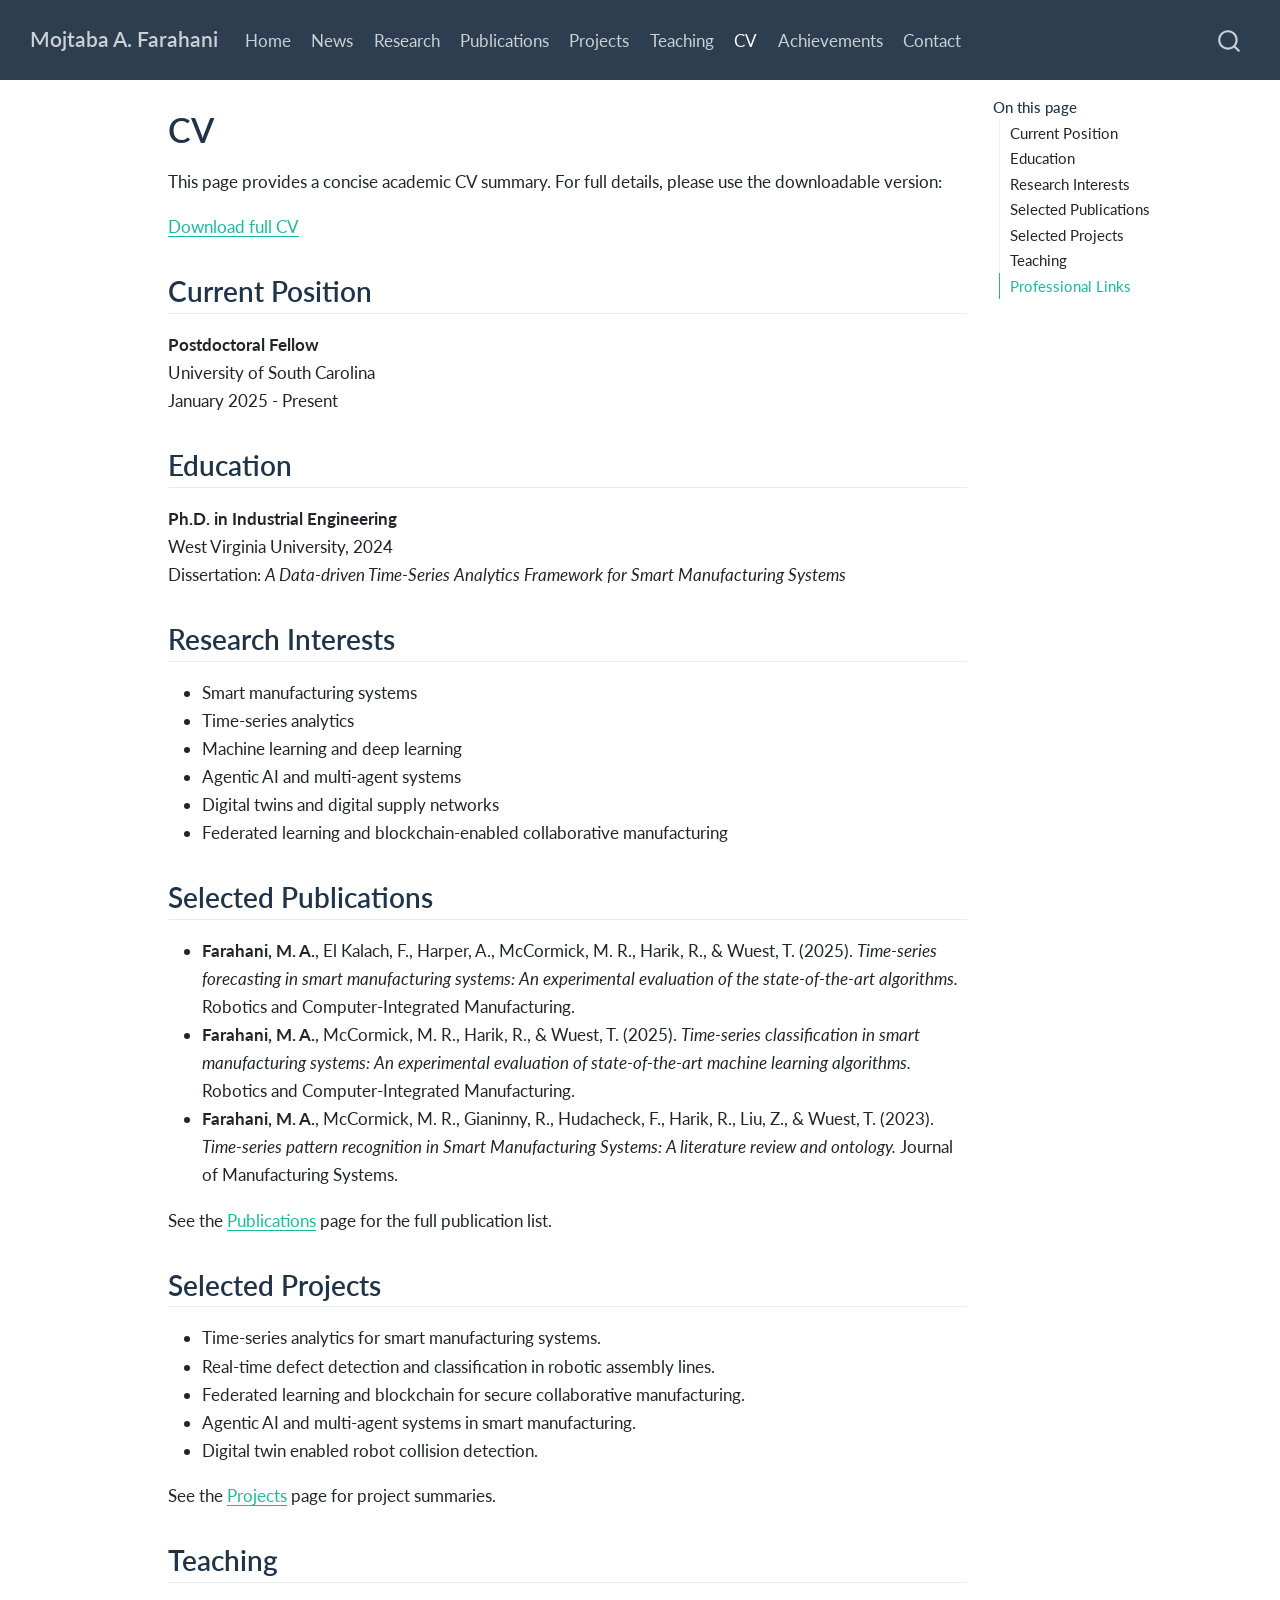
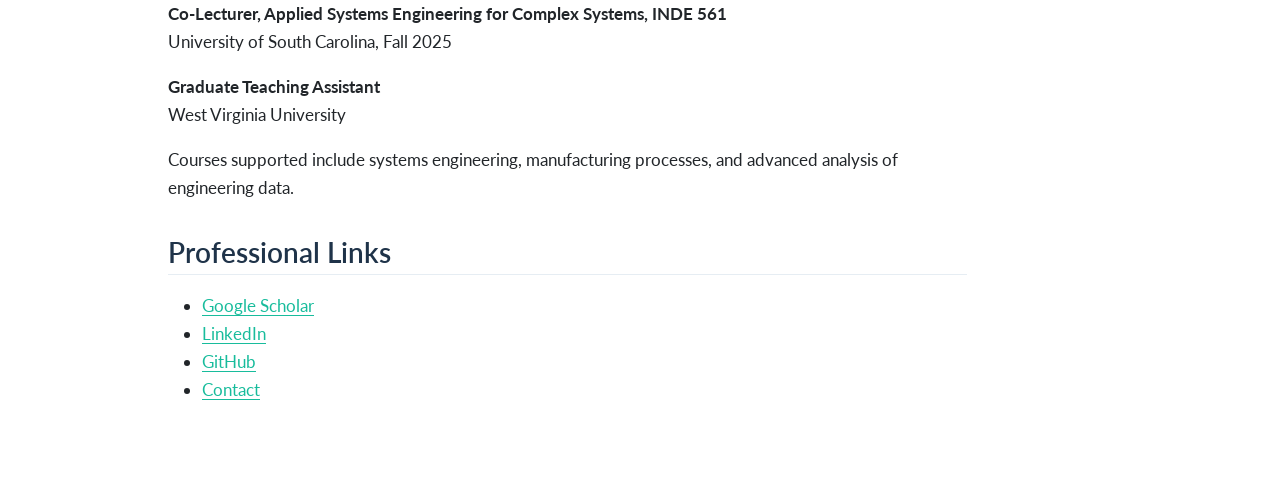
<file: docs/cv.html>
<!DOCTYPE html>
<html xmlns="http://www.w3.org/1999/xhtml" lang="en" xml:lang="en"><head>

<meta charset="utf-8">
<meta name="generator" content="quarto-1.9.37">

<meta name="viewport" content="width=device-width, initial-scale=1.0, user-scalable=yes">


<title>CV – Mojtaba A. Farahani</title>
<style>
/* Default styles provided by pandoc.
** See https://pandoc.org/MANUAL.html#variables-for-html for config info.
*/
code{white-space: pre-wrap;}
span.smallcaps{font-variant: small-caps;}
div.columns{display: flex; gap: min(4vw, 1.5em);}
div.column{flex: auto; overflow-x: auto;}
div.hanging-indent{margin-left: 1.5em; text-indent: -1.5em;}
ul.task-list{list-style: none;}
ul.task-list li input[type="checkbox"] {
  width: 0.8em;
  margin: 0 0.8em 0.2em -1em; /* quarto-specific, see https://github.com/quarto-dev/quarto-cli/issues/4556 */ 
  vertical-align: middle;
}
</style>


<script src="site_libs/quarto-nav/quarto-nav.js"></script>
<script src="site_libs/quarto-nav/headroom.min.js"></script>
<script src="site_libs/clipboard/clipboard.min.js"></script>
<script src="site_libs/quarto-search/autocomplete.umd.js"></script>
<script src="site_libs/quarto-search/fuse.min.js"></script>
<script src="site_libs/quarto-search/quarto-search.js"></script>
<meta name="quarto:offset" content="./">
<script src="site_libs/quarto-html/quarto.js" type="module"></script>
<script src="site_libs/quarto-html/tabsets/tabsets.js" type="module"></script>
<script src="site_libs/quarto-html/popper.min.js"></script>
<script src="site_libs/quarto-html/tippy.umd.min.js"></script>
<script src="site_libs/quarto-html/anchor.min.js"></script>
<link href="site_libs/quarto-html/tippy.css" rel="stylesheet">
<link href="site_libs/quarto-html/quarto-syntax-highlighting-7f8f88aac4f3542376d5c11b86a4c14d.css" rel="stylesheet" id="quarto-text-highlighting-styles">
<script src="site_libs/bootstrap/bootstrap.min.js"></script>
<link href="site_libs/bootstrap/bootstrap-icons.css" rel="stylesheet">
<link href="site_libs/bootstrap/bootstrap-6033a600180109c3731f6a886c29932c.min.css" rel="stylesheet" append-hash="true" id="quarto-bootstrap" data-mode="light">
<script id="quarto-search-options" type="application/json">{
  "location": "navbar",
  "copy-button": false,
  "collapse-after": 3,
  "panel-placement": "end",
  "type": "overlay",
  "limit": 50,
  "keyboard-shortcut": [
    "f",
    "/",
    "s"
  ],
  "show-item-context": false,
  "language": {
    "search-no-results-text": "No results",
    "search-matching-documents-text": "matching documents",
    "search-copy-link-title": "Copy link to search",
    "search-hide-matches-text": "Hide additional matches",
    "search-more-match-text": "more match in this document",
    "search-more-matches-text": "more matches in this document",
    "search-clear-button-title": "Clear",
    "search-text-placeholder": "",
    "search-detached-cancel-button-title": "Cancel",
    "search-submit-button-title": "Submit",
    "search-label": "Search"
  }
}</script>


<link rel="stylesheet" href="styles.css">
</head>

<body class="nav-fixed quarto-light">

<div id="quarto-search-results"></div>
  <header id="quarto-header" class="headroom fixed-top">
    <nav class="navbar navbar-expand-lg " data-bs-theme="dark">
      <div class="navbar-container container-fluid">
      <div class="navbar-brand-container mx-auto">
    <a class="navbar-brand" href="./index.html">
    <span class="navbar-title">Mojtaba A. Farahani</span>
    </a>
  </div>
            <div id="quarto-search" class="" title="Search"></div>
          <button class="navbar-toggler" type="button" data-bs-toggle="collapse" data-bs-target="#navbarCollapse" aria-controls="navbarCollapse" role="menu" aria-expanded="false" aria-label="Toggle navigation" onclick="if (window.quartoToggleHeadroom) { window.quartoToggleHeadroom(); }">
  <span class="navbar-toggler-icon"></span>
</button>
          <div class="collapse navbar-collapse" id="navbarCollapse">
            <ul class="navbar-nav navbar-nav-scroll me-auto">
  <li class="nav-item">
    <a class="nav-link" href="./index.html"> 
<span class="menu-text">Home</span></a>
  </li>  
  <li class="nav-item">
    <a class="nav-link" href="./news.html"> 
<span class="menu-text">News</span></a>
  </li>  
  <li class="nav-item">
    <a class="nav-link" href="./research.html"> 
<span class="menu-text">Research</span></a>
  </li>  
  <li class="nav-item">
    <a class="nav-link" href="./publications.html"> 
<span class="menu-text">Publications</span></a>
  </li>  
  <li class="nav-item">
    <a class="nav-link" href="./projects.html"> 
<span class="menu-text">Projects</span></a>
  </li>  
  <li class="nav-item">
    <a class="nav-link" href="./teaching.html"> 
<span class="menu-text">Teaching</span></a>
  </li>  
  <li class="nav-item">
    <a class="nav-link active" href="./cv.html" aria-current="page"> 
<span class="menu-text">CV</span></a>
  </li>  
  <li class="nav-item">
    <a class="nav-link" href="./achievements.html"> 
<span class="menu-text">Achievements</span></a>
  </li>  
  <li class="nav-item">
    <a class="nav-link" href="./contact.html"> 
<span class="menu-text">Contact</span></a>
  </li>  
</ul>
          </div> <!-- /navcollapse -->
            <div class="quarto-navbar-tools">
</div>
      </div> <!-- /container-fluid -->
    </nav>
</header>
<!-- content -->
<div id="quarto-content" class="quarto-container page-columns page-rows-contents page-layout-article page-navbar">
<!-- sidebar -->
<!-- margin-sidebar -->
    <div id="quarto-margin-sidebar" class="sidebar margin-sidebar">
        <nav id="TOC" role="doc-toc" class="toc-active">
    <h2 id="toc-title">On this page</h2>
   
  <ul>
  <li><a href="#current-position" id="toc-current-position" class="nav-link active" data-scroll-target="#current-position">Current Position</a></li>
  <li><a href="#education" id="toc-education" class="nav-link" data-scroll-target="#education">Education</a></li>
  <li><a href="#research-interests" id="toc-research-interests" class="nav-link" data-scroll-target="#research-interests">Research Interests</a></li>
  <li><a href="#selected-publications" id="toc-selected-publications" class="nav-link" data-scroll-target="#selected-publications">Selected Publications</a></li>
  <li><a href="#selected-projects" id="toc-selected-projects" class="nav-link" data-scroll-target="#selected-projects">Selected Projects</a></li>
  <li><a href="#teaching" id="toc-teaching" class="nav-link" data-scroll-target="#teaching">Teaching</a></li>
  <li><a href="#professional-links" id="toc-professional-links" class="nav-link" data-scroll-target="#professional-links">Professional Links</a></li>
  </ul>
</nav>
    </div>
<!-- main -->
<main class="content" id="quarto-document-content">

<header id="title-block-header" class="quarto-title-block default">
<div class="quarto-title">
<h1 class="title">CV</h1>
</div>



<div class="quarto-title-meta">

    
  
    
  </div>
  


</header>


<p>This page provides a concise academic CV summary. For full details, please use the downloadable version:</p>
<p><a href="files/Academic_CV.pdf">Download full CV</a></p>
<section id="current-position" class="level2">
<h2 class="anchored" data-anchor-id="current-position">Current Position</h2>
<p><strong>Postdoctoral Fellow</strong><br>
University of South Carolina<br>
January 2025 - Present</p>
</section>
<section id="education" class="level2">
<h2 class="anchored" data-anchor-id="education">Education</h2>
<p><strong>Ph.D.&nbsp;in Industrial Engineering</strong><br>
West Virginia University, 2024<br>
Dissertation: <em>A Data-driven Time-Series Analytics Framework for Smart Manufacturing Systems</em></p>
</section>
<section id="research-interests" class="level2">
<h2 class="anchored" data-anchor-id="research-interests">Research Interests</h2>
<ul>
<li>Smart manufacturing systems</li>
<li>Time-series analytics</li>
<li>Machine learning and deep learning</li>
<li>Agentic AI and multi-agent systems</li>
<li>Digital twins and digital supply networks</li>
<li>Federated learning and blockchain-enabled collaborative manufacturing</li>
</ul>
</section>
<section id="selected-publications" class="level2">
<h2 class="anchored" data-anchor-id="selected-publications">Selected Publications</h2>
<ul>
<li><strong>Farahani, M. A.</strong>, El Kalach, F., Harper, A., McCormick, M. R., Harik, R., &amp; Wuest, T. (2025). <em>Time-series forecasting in smart manufacturing systems: An experimental evaluation of the state-of-the-art algorithms.</em> Robotics and Computer-Integrated Manufacturing.</li>
<li><strong>Farahani, M. A.</strong>, McCormick, M. R., Harik, R., &amp; Wuest, T. (2025). <em>Time-series classification in smart manufacturing systems: An experimental evaluation of state-of-the-art machine learning algorithms.</em> Robotics and Computer-Integrated Manufacturing.</li>
<li><strong>Farahani, M. A.</strong>, McCormick, M. R., Gianinny, R., Hudacheck, F., Harik, R., Liu, Z., &amp; Wuest, T. (2023). <em>Time-series pattern recognition in Smart Manufacturing Systems: A literature review and ontology.</em> Journal of Manufacturing Systems.</li>
</ul>
<p>See the <a href="./publications.html">Publications</a> page for the full publication list.</p>
</section>
<section id="selected-projects" class="level2">
<h2 class="anchored" data-anchor-id="selected-projects">Selected Projects</h2>
<ul>
<li>Time-series analytics for smart manufacturing systems.</li>
<li>Real-time defect detection and classification in robotic assembly lines.</li>
<li>Federated learning and blockchain for secure collaborative manufacturing.</li>
<li>Agentic AI and multi-agent systems in smart manufacturing.</li>
<li>Digital twin enabled robot collision detection.</li>
</ul>
<p>See the <a href="./projects.html">Projects</a> page for project summaries.</p>
</section>
<section id="teaching" class="level2">
<h2 class="anchored" data-anchor-id="teaching">Teaching</h2>
<p><strong>Co-Lecturer, Applied Systems Engineering for Complex Systems, INDE 561</strong><br>
University of South Carolina, Fall 2025</p>
<p><strong>Graduate Teaching Assistant</strong><br>
West Virginia University</p>
<p>Courses supported include systems engineering, manufacturing processes, and advanced analysis of engineering data.</p>
</section>
<section id="professional-links" class="level2">
<h2 class="anchored" data-anchor-id="professional-links">Professional Links</h2>
<ul>
<li><a href="https://scholar.google.com/citations?user=UrrZxRAAAAAJ&amp;hl=en">Google Scholar</a></li>
<li><a href="https://www.linkedin.com/in/askarzadeh-mojtaba/">LinkedIn</a></li>
<li><a href="https://github.com/tamoraji">GitHub</a></li>
<li><a href="./contact.html">Contact</a></li>
</ul>


</section>

</main> <!-- /main -->
<script id="quarto-html-after-body" type="application/javascript">
  window.document.addEventListener("DOMContentLoaded", function (event) {
    const icon = "";
    const anchorJS = new window.AnchorJS();
    anchorJS.options = {
      placement: 'right',
      icon: icon
    };
    anchorJS.add('.anchored');
    const isCodeAnnotation = (el) => {
      for (const clz of el.classList) {
        if (clz.startsWith('code-annotation-')) {                     
          return true;
        }
      }
      return false;
    }
    const onCopySuccess = function(e) {
      // button target
      const button = e.trigger;
      // don't keep focus
      button.blur();
      // flash "checked"
      button.classList.add('code-copy-button-checked');
      var currentTitle = button.getAttribute("title");
      button.setAttribute("title", "Copied!");
      let tooltip;
      if (window.bootstrap) {
        button.setAttribute("data-bs-toggle", "tooltip");
        button.setAttribute("data-bs-placement", "left");
        button.setAttribute("data-bs-title", "Copied!");
        tooltip = new bootstrap.Tooltip(button, 
          { trigger: "manual", 
            customClass: "code-copy-button-tooltip",
            offset: [0, -8]});
        tooltip.show();    
      }
      setTimeout(function() {
        if (tooltip) {
          tooltip.hide();
          button.removeAttribute("data-bs-title");
          button.removeAttribute("data-bs-toggle");
          button.removeAttribute("data-bs-placement");
        }
        button.setAttribute("title", currentTitle);
        button.classList.remove('code-copy-button-checked');
      }, 1000);
      // clear code selection
      e.clearSelection();
    }
    const getTextToCopy = function(trigger) {
      const outerScaffold = trigger.parentElement.cloneNode(true);
      const codeEl = outerScaffold.querySelector('code');
      for (const childEl of codeEl.children) {
        if (isCodeAnnotation(childEl)) {
          childEl.remove();
        }
      }
      return codeEl.innerText;
    }
    const clipboard = new window.ClipboardJS('.code-copy-button:not([data-in-quarto-modal])', {
      text: getTextToCopy
    });
    clipboard.on('success', onCopySuccess);
    if (window.document.getElementById('quarto-embedded-source-code-modal')) {
      const clipboardModal = new window.ClipboardJS('.code-copy-button[data-in-quarto-modal]', {
        text: getTextToCopy,
        container: window.document.getElementById('quarto-embedded-source-code-modal')
      });
      clipboardModal.on('success', onCopySuccess);
    }
      var localhostRegex = new RegExp(/^(?:http|https):\/\/localhost\:?[0-9]*\//);
      var mailtoRegex = new RegExp(/^mailto:/);
        var filterRegex = new RegExp('/' + window.location.host + '/');
      var isInternal = (href) => {
          return filterRegex.test(href) || localhostRegex.test(href) || mailtoRegex.test(href);
      }
      // Inspect non-navigation links and adorn them if external
     var links = window.document.querySelectorAll('a[href]:not(.nav-link):not(.navbar-brand):not(.toc-action):not(.sidebar-link):not(.sidebar-item-toggle):not(.pagination-link):not(.no-external):not([aria-hidden]):not(.dropdown-item):not(.quarto-navigation-tool):not(.about-link)');
      for (var i=0; i<links.length; i++) {
        const link = links[i];
        if (!isInternal(link.href)) {
          // undo the damage that might have been done by quarto-nav.js in the case of
          // links that we want to consider external
          if (link.dataset.originalHref !== undefined) {
            link.href = link.dataset.originalHref;
          }
        }
      }
    function tippyHover(el, contentFn, onTriggerFn, onUntriggerFn) {
      const config = {
        allowHTML: true,
        maxWidth: 500,
        delay: 100,
        arrow: false,
        appendTo: function(el) {
            return el.parentElement;
        },
        interactive: true,
        interactiveBorder: 10,
        theme: 'quarto',
        placement: 'bottom-start',
      };
      if (contentFn) {
        config.content = contentFn;
      }
      if (onTriggerFn) {
        config.onTrigger = onTriggerFn;
      }
      if (onUntriggerFn) {
        config.onUntrigger = onUntriggerFn;
      }
      window.tippy(el, config); 
    }
    const noterefs = window.document.querySelectorAll('a[role="doc-noteref"]');
    for (var i=0; i<noterefs.length; i++) {
      const ref = noterefs[i];
      tippyHover(ref, function() {
        // use id or data attribute instead here
        let href = ref.getAttribute('data-footnote-href') || ref.getAttribute('href');
        try { href = new URL(href).hash; } catch {}
        const id = href.replace(/^#\/?/, "");
        const note = window.document.getElementById(id);
        if (note) {
          return note.innerHTML;
        } else {
          return "";
        }
      });
    }
    const xrefs = window.document.querySelectorAll('a.quarto-xref');
    const processXRef = (id, note) => {
      // Strip column container classes
      const stripColumnClz = (el) => {
        el.classList.remove("page-full", "page-columns");
        if (el.children) {
          for (const child of el.children) {
            stripColumnClz(child);
          }
        }
      }
      stripColumnClz(note)
      if (id === null || id.startsWith('sec-')) {
        // Special case sections, only their first couple elements
        const container = document.createElement("div");
        if (note.children && note.children.length > 2) {
          container.appendChild(note.children[0].cloneNode(true));
          for (let i = 1; i < note.children.length; i++) {
            const child = note.children[i];
            if (child.tagName === "P" && child.innerText === "") {
              continue;
            } else {
              container.appendChild(child.cloneNode(true));
              break;
            }
          }
          if (window.Quarto?.typesetMath) {
            window.Quarto.typesetMath(container);
          }
          return container.innerHTML
        } else {
          if (window.Quarto?.typesetMath) {
            window.Quarto.typesetMath(note);
          }
          return note.innerHTML;
        }
      } else {
        // Remove any anchor links if they are present
        const anchorLink = note.querySelector('a.anchorjs-link');
        if (anchorLink) {
          anchorLink.remove();
        }
        if (window.Quarto?.typesetMath) {
          window.Quarto.typesetMath(note);
        }
        if (note.classList.contains("callout")) {
          return note.outerHTML;
        } else {
          return note.innerHTML;
        }
      }
    }
    for (var i=0; i<xrefs.length; i++) {
      const xref = xrefs[i];
      tippyHover(xref, undefined, function(instance) {
        instance.disable();
        let url = xref.getAttribute('href');
        let hash = undefined; 
        if (url.startsWith('#')) {
          hash = url;
        } else {
          try { hash = new URL(url).hash; } catch {}
        }
        if (hash) {
          const id = hash.replace(/^#\/?/, "");
          const note = window.document.getElementById(id);
          if (note !== null) {
            try {
              const html = processXRef(id, note.cloneNode(true));
              instance.setContent(html);
            } finally {
              instance.enable();
              instance.show();
            }
          } else {
            // See if we can fetch this
            fetch(url.split('#')[0])
            .then(res => res.text())
            .then(html => {
              const parser = new DOMParser();
              const htmlDoc = parser.parseFromString(html, "text/html");
              const note = htmlDoc.getElementById(id);
              if (note !== null) {
                const html = processXRef(id, note);
                instance.setContent(html);
              } 
            }).finally(() => {
              instance.enable();
              instance.show();
            });
          }
        } else {
          // See if we can fetch a full url (with no hash to target)
          // This is a special case and we should probably do some content thinning / targeting
          fetch(url)
          .then(res => res.text())
          .then(html => {
            const parser = new DOMParser();
            const htmlDoc = parser.parseFromString(html, "text/html");
            const note = htmlDoc.querySelector('main.content');
            if (note !== null) {
              // This should only happen for chapter cross references
              // (since there is no id in the URL)
              // remove the first header
              if (note.children.length > 0 && note.children[0].tagName === "HEADER") {
                note.children[0].remove();
              }
              const html = processXRef(null, note);
              instance.setContent(html);
            } 
          }).finally(() => {
            instance.enable();
            instance.show();
          });
        }
      }, function(instance) {
      });
    }
        let selectedAnnoteEl;
        const selectorForAnnotation = ( cell, annotation) => {
          let cellAttr = 'data-code-cell="' + cell + '"';
          let lineAttr = 'data-code-annotation="' +  annotation + '"';
          const selector = 'span[' + cellAttr + '][' + lineAttr + ']';
          return selector;
        }
        const selectCodeLines = (annoteEl) => {
          const doc = window.document;
          const targetCell = annoteEl.getAttribute("data-target-cell");
          const targetAnnotation = annoteEl.getAttribute("data-target-annotation");
          const annoteSpan = window.document.querySelector(selectorForAnnotation(targetCell, targetAnnotation));
          const lines = annoteSpan.getAttribute("data-code-lines").split(",");
          const lineIds = lines.map((line) => {
            return targetCell + "-" + line;
          })
          let top = null;
          let height = null;
          let parent = null;
          if (lineIds.length > 0) {
              //compute the position of the single el (top and bottom and make a div)
              const el = window.document.getElementById(lineIds[0]);
              top = el.offsetTop;
              height = el.offsetHeight;
              parent = el.parentElement.parentElement;
            if (lineIds.length > 1) {
              const lastEl = window.document.getElementById(lineIds[lineIds.length - 1]);
              const bottom = lastEl.offsetTop + lastEl.offsetHeight;
              height = bottom - top;
            }
            if (top !== null && height !== null && parent !== null) {
              // cook up a div (if necessary) and position it 
              let div = window.document.getElementById("code-annotation-line-highlight");
              if (div === null) {
                div = window.document.createElement("div");
                div.setAttribute("id", "code-annotation-line-highlight");
                div.style.position = 'absolute';
                parent.appendChild(div);
              }
              div.style.top = top - 2 + "px";
              div.style.height = height + 4 + "px";
              div.style.left = 0;
              let gutterDiv = window.document.getElementById("code-annotation-line-highlight-gutter");
              if (gutterDiv === null) {
                gutterDiv = window.document.createElement("div");
                gutterDiv.setAttribute("id", "code-annotation-line-highlight-gutter");
                gutterDiv.style.position = 'absolute';
                const codeCell = window.document.getElementById(targetCell);
                const gutter = codeCell.querySelector('.code-annotation-gutter');
                gutter.appendChild(gutterDiv);
              }
              gutterDiv.style.top = top - 2 + "px";
              gutterDiv.style.height = height + 4 + "px";
            }
            selectedAnnoteEl = annoteEl;
          }
        };
        const unselectCodeLines = () => {
          const elementsIds = ["code-annotation-line-highlight", "code-annotation-line-highlight-gutter"];
          elementsIds.forEach((elId) => {
            const div = window.document.getElementById(elId);
            if (div) {
              div.remove();
            }
          });
          selectedAnnoteEl = undefined;
        };
          // Handle positioning of the toggle
      window.addEventListener(
        "resize",
        throttle(() => {
          elRect = undefined;
          if (selectedAnnoteEl) {
            selectCodeLines(selectedAnnoteEl);
          }
        }, 10)
      );
      function throttle(fn, ms) {
      let throttle = false;
      let timer;
        return (...args) => {
          if(!throttle) { // first call gets through
              fn.apply(this, args);
              throttle = true;
          } else { // all the others get throttled
              if(timer) clearTimeout(timer); // cancel #2
              timer = setTimeout(() => {
                fn.apply(this, args);
                timer = throttle = false;
              }, ms);
          }
        };
      }
        // Attach click handler to the DT
        const annoteDls = window.document.querySelectorAll('dt[data-target-cell]');
        for (const annoteDlNode of annoteDls) {
          annoteDlNode.addEventListener('click', (event) => {
            const clickedEl = event.target;
            if (clickedEl !== selectedAnnoteEl) {
              unselectCodeLines();
              const activeEl = window.document.querySelector('dt[data-target-cell].code-annotation-active');
              if (activeEl) {
                activeEl.classList.remove('code-annotation-active');
              }
              selectCodeLines(clickedEl);
              clickedEl.classList.add('code-annotation-active');
            } else {
              // Unselect the line
              unselectCodeLines();
              clickedEl.classList.remove('code-annotation-active');
            }
          });
        }
    const findCites = (el) => {
      const parentEl = el.parentElement;
      if (parentEl) {
        const cites = parentEl.dataset.cites;
        if (cites) {
          return {
            el,
            cites: cites.split(' ')
          };
        } else {
          return findCites(el.parentElement)
        }
      } else {
        return undefined;
      }
    };
    var bibliorefs = window.document.querySelectorAll('a[role="doc-biblioref"]');
    for (var i=0; i<bibliorefs.length; i++) {
      const ref = bibliorefs[i];
      const citeInfo = findCites(ref);
      if (citeInfo) {
        tippyHover(citeInfo.el, function() {
          var popup = window.document.createElement('div');
          citeInfo.cites.forEach(function(cite) {
            var citeDiv = window.document.createElement('div');
            citeDiv.classList.add('hanging-indent');
            citeDiv.classList.add('csl-entry');
            var biblioDiv = window.document.getElementById('ref-' + cite);
            if (biblioDiv) {
              citeDiv.innerHTML = biblioDiv.innerHTML;
            }
            popup.appendChild(citeDiv);
          });
          return popup.innerHTML;
        });
      }
    }
  });
  </script>
</div> <!-- /content -->




</body></html>
</file>
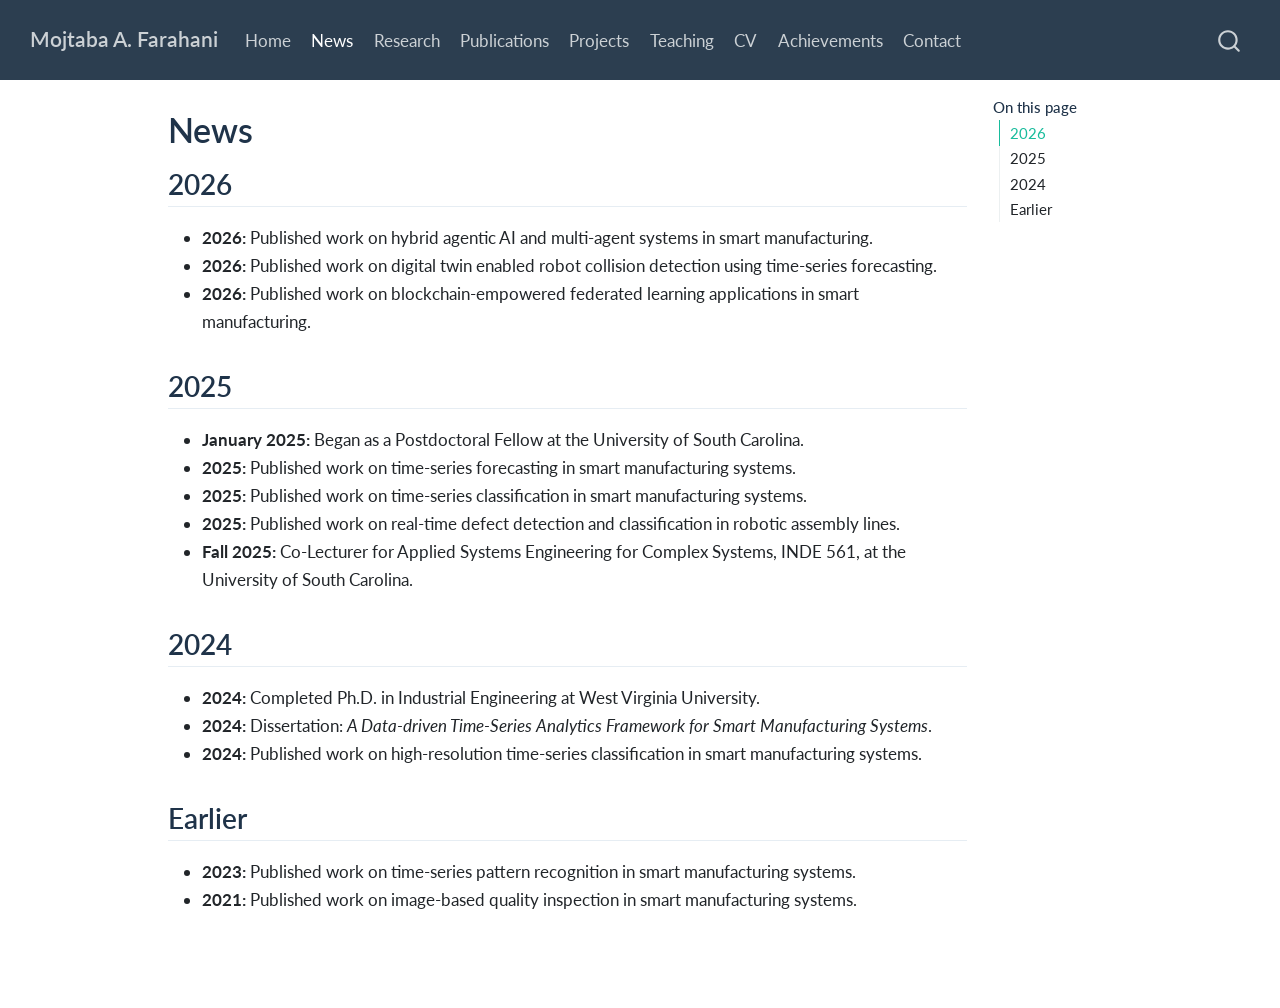
<file: docs/news.html>
<!DOCTYPE html>
<html xmlns="http://www.w3.org/1999/xhtml" lang="en" xml:lang="en"><head>

<meta charset="utf-8">
<meta name="generator" content="quarto-1.9.37">

<meta name="viewport" content="width=device-width, initial-scale=1.0, user-scalable=yes">


<title>News – Mojtaba A. Farahani</title>
<style>
/* Default styles provided by pandoc.
** See https://pandoc.org/MANUAL.html#variables-for-html for config info.
*/
code{white-space: pre-wrap;}
span.smallcaps{font-variant: small-caps;}
div.columns{display: flex; gap: min(4vw, 1.5em);}
div.column{flex: auto; overflow-x: auto;}
div.hanging-indent{margin-left: 1.5em; text-indent: -1.5em;}
ul.task-list{list-style: none;}
ul.task-list li input[type="checkbox"] {
  width: 0.8em;
  margin: 0 0.8em 0.2em -1em; /* quarto-specific, see https://github.com/quarto-dev/quarto-cli/issues/4556 */ 
  vertical-align: middle;
}
</style>


<script src="site_libs/quarto-nav/quarto-nav.js"></script>
<script src="site_libs/quarto-nav/headroom.min.js"></script>
<script src="site_libs/clipboard/clipboard.min.js"></script>
<script src="site_libs/quarto-search/autocomplete.umd.js"></script>
<script src="site_libs/quarto-search/fuse.min.js"></script>
<script src="site_libs/quarto-search/quarto-search.js"></script>
<meta name="quarto:offset" content="./">
<script src="site_libs/quarto-html/quarto.js" type="module"></script>
<script src="site_libs/quarto-html/tabsets/tabsets.js" type="module"></script>
<script src="site_libs/quarto-html/popper.min.js"></script>
<script src="site_libs/quarto-html/tippy.umd.min.js"></script>
<script src="site_libs/quarto-html/anchor.min.js"></script>
<link href="site_libs/quarto-html/tippy.css" rel="stylesheet">
<link href="site_libs/quarto-html/quarto-syntax-highlighting-7f8f88aac4f3542376d5c11b86a4c14d.css" rel="stylesheet" id="quarto-text-highlighting-styles">
<script src="site_libs/bootstrap/bootstrap.min.js"></script>
<link href="site_libs/bootstrap/bootstrap-icons.css" rel="stylesheet">
<link href="site_libs/bootstrap/bootstrap-6033a600180109c3731f6a886c29932c.min.css" rel="stylesheet" append-hash="true" id="quarto-bootstrap" data-mode="light">
<script id="quarto-search-options" type="application/json">{
  "location": "navbar",
  "copy-button": false,
  "collapse-after": 3,
  "panel-placement": "end",
  "type": "overlay",
  "limit": 50,
  "keyboard-shortcut": [
    "f",
    "/",
    "s"
  ],
  "show-item-context": false,
  "language": {
    "search-no-results-text": "No results",
    "search-matching-documents-text": "matching documents",
    "search-copy-link-title": "Copy link to search",
    "search-hide-matches-text": "Hide additional matches",
    "search-more-match-text": "more match in this document",
    "search-more-matches-text": "more matches in this document",
    "search-clear-button-title": "Clear",
    "search-text-placeholder": "",
    "search-detached-cancel-button-title": "Cancel",
    "search-submit-button-title": "Submit",
    "search-label": "Search"
  }
}</script>


<link rel="stylesheet" href="styles.css">
</head>

<body class="nav-fixed quarto-light">

<div id="quarto-search-results"></div>
  <header id="quarto-header" class="headroom fixed-top">
    <nav class="navbar navbar-expand-lg " data-bs-theme="dark">
      <div class="navbar-container container-fluid">
      <div class="navbar-brand-container mx-auto">
    <a class="navbar-brand" href="./index.html">
    <span class="navbar-title">Mojtaba A. Farahani</span>
    </a>
  </div>
            <div id="quarto-search" class="" title="Search"></div>
          <button class="navbar-toggler" type="button" data-bs-toggle="collapse" data-bs-target="#navbarCollapse" aria-controls="navbarCollapse" role="menu" aria-expanded="false" aria-label="Toggle navigation" onclick="if (window.quartoToggleHeadroom) { window.quartoToggleHeadroom(); }">
  <span class="navbar-toggler-icon"></span>
</button>
          <div class="collapse navbar-collapse" id="navbarCollapse">
            <ul class="navbar-nav navbar-nav-scroll me-auto">
  <li class="nav-item">
    <a class="nav-link" href="./index.html"> 
<span class="menu-text">Home</span></a>
  </li>  
  <li class="nav-item">
    <a class="nav-link active" href="./news.html" aria-current="page"> 
<span class="menu-text">News</span></a>
  </li>  
  <li class="nav-item">
    <a class="nav-link" href="./research.html"> 
<span class="menu-text">Research</span></a>
  </li>  
  <li class="nav-item">
    <a class="nav-link" href="./publications.html"> 
<span class="menu-text">Publications</span></a>
  </li>  
  <li class="nav-item">
    <a class="nav-link" href="./projects.html"> 
<span class="menu-text">Projects</span></a>
  </li>  
  <li class="nav-item">
    <a class="nav-link" href="./teaching.html"> 
<span class="menu-text">Teaching</span></a>
  </li>  
  <li class="nav-item">
    <a class="nav-link" href="./cv.html"> 
<span class="menu-text">CV</span></a>
  </li>  
  <li class="nav-item">
    <a class="nav-link" href="./achievements.html"> 
<span class="menu-text">Achievements</span></a>
  </li>  
  <li class="nav-item">
    <a class="nav-link" href="./contact.html"> 
<span class="menu-text">Contact</span></a>
  </li>  
</ul>
          </div> <!-- /navcollapse -->
            <div class="quarto-navbar-tools">
</div>
      </div> <!-- /container-fluid -->
    </nav>
</header>
<!-- content -->
<div id="quarto-content" class="quarto-container page-columns page-rows-contents page-layout-article page-navbar">
<!-- sidebar -->
<!-- margin-sidebar -->
    <div id="quarto-margin-sidebar" class="sidebar margin-sidebar">
        <nav id="TOC" role="doc-toc" class="toc-active">
    <h2 id="toc-title">On this page</h2>
   
  <ul>
  <li><a href="#section" id="toc-section" class="nav-link active" data-scroll-target="#section">2026</a></li>
  <li><a href="#section-1" id="toc-section-1" class="nav-link" data-scroll-target="#section-1">2025</a></li>
  <li><a href="#section-2" id="toc-section-2" class="nav-link" data-scroll-target="#section-2">2024</a></li>
  <li><a href="#earlier" id="toc-earlier" class="nav-link" data-scroll-target="#earlier">Earlier</a></li>
  </ul>
</nav>
    </div>
<!-- main -->
<main class="content" id="quarto-document-content">

<header id="title-block-header" class="quarto-title-block default">
<div class="quarto-title">
<h1 class="title">News</h1>
</div>



<div class="quarto-title-meta">

    
  
    
  </div>
  


</header>


<section id="section" class="level2">
<h2 class="anchored" data-anchor-id="section">2026</h2>
<ul>
<li><strong>2026:</strong> Published work on hybrid agentic AI and multi-agent systems in smart manufacturing.</li>
<li><strong>2026:</strong> Published work on digital twin enabled robot collision detection using time-series forecasting.</li>
<li><strong>2026:</strong> Published work on blockchain-empowered federated learning applications in smart manufacturing.</li>
</ul>
</section>
<section id="section-1" class="level2">
<h2 class="anchored" data-anchor-id="section-1">2025</h2>
<ul>
<li><strong>January 2025:</strong> Began as a Postdoctoral Fellow at the University of South Carolina.</li>
<li><strong>2025:</strong> Published work on time-series forecasting in smart manufacturing systems.</li>
<li><strong>2025:</strong> Published work on time-series classification in smart manufacturing systems.</li>
<li><strong>2025:</strong> Published work on real-time defect detection and classification in robotic assembly lines.</li>
<li><strong>Fall 2025:</strong> Co-Lecturer for Applied Systems Engineering for Complex Systems, INDE 561, at the University of South Carolina.</li>
</ul>
</section>
<section id="section-2" class="level2">
<h2 class="anchored" data-anchor-id="section-2">2024</h2>
<ul>
<li><strong>2024:</strong> Completed Ph.D.&nbsp;in Industrial Engineering at West Virginia University.</li>
<li><strong>2024:</strong> Dissertation: <em>A Data-driven Time-Series Analytics Framework for Smart Manufacturing Systems</em>.</li>
<li><strong>2024:</strong> Published work on high-resolution time-series classification in smart manufacturing systems.</li>
</ul>
</section>
<section id="earlier" class="level2">
<h2 class="anchored" data-anchor-id="earlier">Earlier</h2>
<ul>
<li><strong>2023:</strong> Published work on time-series pattern recognition in smart manufacturing systems.</li>
<li><strong>2021:</strong> Published work on image-based quality inspection in smart manufacturing systems.</li>
</ul>


</section>

</main> <!-- /main -->
<script id="quarto-html-after-body" type="application/javascript">
  window.document.addEventListener("DOMContentLoaded", function (event) {
    const icon = "";
    const anchorJS = new window.AnchorJS();
    anchorJS.options = {
      placement: 'right',
      icon: icon
    };
    anchorJS.add('.anchored');
    const isCodeAnnotation = (el) => {
      for (const clz of el.classList) {
        if (clz.startsWith('code-annotation-')) {                     
          return true;
        }
      }
      return false;
    }
    const onCopySuccess = function(e) {
      // button target
      const button = e.trigger;
      // don't keep focus
      button.blur();
      // flash "checked"
      button.classList.add('code-copy-button-checked');
      var currentTitle = button.getAttribute("title");
      button.setAttribute("title", "Copied!");
      let tooltip;
      if (window.bootstrap) {
        button.setAttribute("data-bs-toggle", "tooltip");
        button.setAttribute("data-bs-placement", "left");
        button.setAttribute("data-bs-title", "Copied!");
        tooltip = new bootstrap.Tooltip(button, 
          { trigger: "manual", 
            customClass: "code-copy-button-tooltip",
            offset: [0, -8]});
        tooltip.show();    
      }
      setTimeout(function() {
        if (tooltip) {
          tooltip.hide();
          button.removeAttribute("data-bs-title");
          button.removeAttribute("data-bs-toggle");
          button.removeAttribute("data-bs-placement");
        }
        button.setAttribute("title", currentTitle);
        button.classList.remove('code-copy-button-checked');
      }, 1000);
      // clear code selection
      e.clearSelection();
    }
    const getTextToCopy = function(trigger) {
      const outerScaffold = trigger.parentElement.cloneNode(true);
      const codeEl = outerScaffold.querySelector('code');
      for (const childEl of codeEl.children) {
        if (isCodeAnnotation(childEl)) {
          childEl.remove();
        }
      }
      return codeEl.innerText;
    }
    const clipboard = new window.ClipboardJS('.code-copy-button:not([data-in-quarto-modal])', {
      text: getTextToCopy
    });
    clipboard.on('success', onCopySuccess);
    if (window.document.getElementById('quarto-embedded-source-code-modal')) {
      const clipboardModal = new window.ClipboardJS('.code-copy-button[data-in-quarto-modal]', {
        text: getTextToCopy,
        container: window.document.getElementById('quarto-embedded-source-code-modal')
      });
      clipboardModal.on('success', onCopySuccess);
    }
      var localhostRegex = new RegExp(/^(?:http|https):\/\/localhost\:?[0-9]*\//);
      var mailtoRegex = new RegExp(/^mailto:/);
        var filterRegex = new RegExp('/' + window.location.host + '/');
      var isInternal = (href) => {
          return filterRegex.test(href) || localhostRegex.test(href) || mailtoRegex.test(href);
      }
      // Inspect non-navigation links and adorn them if external
     var links = window.document.querySelectorAll('a[href]:not(.nav-link):not(.navbar-brand):not(.toc-action):not(.sidebar-link):not(.sidebar-item-toggle):not(.pagination-link):not(.no-external):not([aria-hidden]):not(.dropdown-item):not(.quarto-navigation-tool):not(.about-link)');
      for (var i=0; i<links.length; i++) {
        const link = links[i];
        if (!isInternal(link.href)) {
          // undo the damage that might have been done by quarto-nav.js in the case of
          // links that we want to consider external
          if (link.dataset.originalHref !== undefined) {
            link.href = link.dataset.originalHref;
          }
        }
      }
    function tippyHover(el, contentFn, onTriggerFn, onUntriggerFn) {
      const config = {
        allowHTML: true,
        maxWidth: 500,
        delay: 100,
        arrow: false,
        appendTo: function(el) {
            return el.parentElement;
        },
        interactive: true,
        interactiveBorder: 10,
        theme: 'quarto',
        placement: 'bottom-start',
      };
      if (contentFn) {
        config.content = contentFn;
      }
      if (onTriggerFn) {
        config.onTrigger = onTriggerFn;
      }
      if (onUntriggerFn) {
        config.onUntrigger = onUntriggerFn;
      }
      window.tippy(el, config); 
    }
    const noterefs = window.document.querySelectorAll('a[role="doc-noteref"]');
    for (var i=0; i<noterefs.length; i++) {
      const ref = noterefs[i];
      tippyHover(ref, function() {
        // use id or data attribute instead here
        let href = ref.getAttribute('data-footnote-href') || ref.getAttribute('href');
        try { href = new URL(href).hash; } catch {}
        const id = href.replace(/^#\/?/, "");
        const note = window.document.getElementById(id);
        if (note) {
          return note.innerHTML;
        } else {
          return "";
        }
      });
    }
    const xrefs = window.document.querySelectorAll('a.quarto-xref');
    const processXRef = (id, note) => {
      // Strip column container classes
      const stripColumnClz = (el) => {
        el.classList.remove("page-full", "page-columns");
        if (el.children) {
          for (const child of el.children) {
            stripColumnClz(child);
          }
        }
      }
      stripColumnClz(note)
      if (id === null || id.startsWith('sec-')) {
        // Special case sections, only their first couple elements
        const container = document.createElement("div");
        if (note.children && note.children.length > 2) {
          container.appendChild(note.children[0].cloneNode(true));
          for (let i = 1; i < note.children.length; i++) {
            const child = note.children[i];
            if (child.tagName === "P" && child.innerText === "") {
              continue;
            } else {
              container.appendChild(child.cloneNode(true));
              break;
            }
          }
          if (window.Quarto?.typesetMath) {
            window.Quarto.typesetMath(container);
          }
          return container.innerHTML
        } else {
          if (window.Quarto?.typesetMath) {
            window.Quarto.typesetMath(note);
          }
          return note.innerHTML;
        }
      } else {
        // Remove any anchor links if they are present
        const anchorLink = note.querySelector('a.anchorjs-link');
        if (anchorLink) {
          anchorLink.remove();
        }
        if (window.Quarto?.typesetMath) {
          window.Quarto.typesetMath(note);
        }
        if (note.classList.contains("callout")) {
          return note.outerHTML;
        } else {
          return note.innerHTML;
        }
      }
    }
    for (var i=0; i<xrefs.length; i++) {
      const xref = xrefs[i];
      tippyHover(xref, undefined, function(instance) {
        instance.disable();
        let url = xref.getAttribute('href');
        let hash = undefined; 
        if (url.startsWith('#')) {
          hash = url;
        } else {
          try { hash = new URL(url).hash; } catch {}
        }
        if (hash) {
          const id = hash.replace(/^#\/?/, "");
          const note = window.document.getElementById(id);
          if (note !== null) {
            try {
              const html = processXRef(id, note.cloneNode(true));
              instance.setContent(html);
            } finally {
              instance.enable();
              instance.show();
            }
          } else {
            // See if we can fetch this
            fetch(url.split('#')[0])
            .then(res => res.text())
            .then(html => {
              const parser = new DOMParser();
              const htmlDoc = parser.parseFromString(html, "text/html");
              const note = htmlDoc.getElementById(id);
              if (note !== null) {
                const html = processXRef(id, note);
                instance.setContent(html);
              } 
            }).finally(() => {
              instance.enable();
              instance.show();
            });
          }
        } else {
          // See if we can fetch a full url (with no hash to target)
          // This is a special case and we should probably do some content thinning / targeting
          fetch(url)
          .then(res => res.text())
          .then(html => {
            const parser = new DOMParser();
            const htmlDoc = parser.parseFromString(html, "text/html");
            const note = htmlDoc.querySelector('main.content');
            if (note !== null) {
              // This should only happen for chapter cross references
              // (since there is no id in the URL)
              // remove the first header
              if (note.children.length > 0 && note.children[0].tagName === "HEADER") {
                note.children[0].remove();
              }
              const html = processXRef(null, note);
              instance.setContent(html);
            } 
          }).finally(() => {
            instance.enable();
            instance.show();
          });
        }
      }, function(instance) {
      });
    }
        let selectedAnnoteEl;
        const selectorForAnnotation = ( cell, annotation) => {
          let cellAttr = 'data-code-cell="' + cell + '"';
          let lineAttr = 'data-code-annotation="' +  annotation + '"';
          const selector = 'span[' + cellAttr + '][' + lineAttr + ']';
          return selector;
        }
        const selectCodeLines = (annoteEl) => {
          const doc = window.document;
          const targetCell = annoteEl.getAttribute("data-target-cell");
          const targetAnnotation = annoteEl.getAttribute("data-target-annotation");
          const annoteSpan = window.document.querySelector(selectorForAnnotation(targetCell, targetAnnotation));
          const lines = annoteSpan.getAttribute("data-code-lines").split(",");
          const lineIds = lines.map((line) => {
            return targetCell + "-" + line;
          })
          let top = null;
          let height = null;
          let parent = null;
          if (lineIds.length > 0) {
              //compute the position of the single el (top and bottom and make a div)
              const el = window.document.getElementById(lineIds[0]);
              top = el.offsetTop;
              height = el.offsetHeight;
              parent = el.parentElement.parentElement;
            if (lineIds.length > 1) {
              const lastEl = window.document.getElementById(lineIds[lineIds.length - 1]);
              const bottom = lastEl.offsetTop + lastEl.offsetHeight;
              height = bottom - top;
            }
            if (top !== null && height !== null && parent !== null) {
              // cook up a div (if necessary) and position it 
              let div = window.document.getElementById("code-annotation-line-highlight");
              if (div === null) {
                div = window.document.createElement("div");
                div.setAttribute("id", "code-annotation-line-highlight");
                div.style.position = 'absolute';
                parent.appendChild(div);
              }
              div.style.top = top - 2 + "px";
              div.style.height = height + 4 + "px";
              div.style.left = 0;
              let gutterDiv = window.document.getElementById("code-annotation-line-highlight-gutter");
              if (gutterDiv === null) {
                gutterDiv = window.document.createElement("div");
                gutterDiv.setAttribute("id", "code-annotation-line-highlight-gutter");
                gutterDiv.style.position = 'absolute';
                const codeCell = window.document.getElementById(targetCell);
                const gutter = codeCell.querySelector('.code-annotation-gutter');
                gutter.appendChild(gutterDiv);
              }
              gutterDiv.style.top = top - 2 + "px";
              gutterDiv.style.height = height + 4 + "px";
            }
            selectedAnnoteEl = annoteEl;
          }
        };
        const unselectCodeLines = () => {
          const elementsIds = ["code-annotation-line-highlight", "code-annotation-line-highlight-gutter"];
          elementsIds.forEach((elId) => {
            const div = window.document.getElementById(elId);
            if (div) {
              div.remove();
            }
          });
          selectedAnnoteEl = undefined;
        };
          // Handle positioning of the toggle
      window.addEventListener(
        "resize",
        throttle(() => {
          elRect = undefined;
          if (selectedAnnoteEl) {
            selectCodeLines(selectedAnnoteEl);
          }
        }, 10)
      );
      function throttle(fn, ms) {
      let throttle = false;
      let timer;
        return (...args) => {
          if(!throttle) { // first call gets through
              fn.apply(this, args);
              throttle = true;
          } else { // all the others get throttled
              if(timer) clearTimeout(timer); // cancel #2
              timer = setTimeout(() => {
                fn.apply(this, args);
                timer = throttle = false;
              }, ms);
          }
        };
      }
        // Attach click handler to the DT
        const annoteDls = window.document.querySelectorAll('dt[data-target-cell]');
        for (const annoteDlNode of annoteDls) {
          annoteDlNode.addEventListener('click', (event) => {
            const clickedEl = event.target;
            if (clickedEl !== selectedAnnoteEl) {
              unselectCodeLines();
              const activeEl = window.document.querySelector('dt[data-target-cell].code-annotation-active');
              if (activeEl) {
                activeEl.classList.remove('code-annotation-active');
              }
              selectCodeLines(clickedEl);
              clickedEl.classList.add('code-annotation-active');
            } else {
              // Unselect the line
              unselectCodeLines();
              clickedEl.classList.remove('code-annotation-active');
            }
          });
        }
    const findCites = (el) => {
      const parentEl = el.parentElement;
      if (parentEl) {
        const cites = parentEl.dataset.cites;
        if (cites) {
          return {
            el,
            cites: cites.split(' ')
          };
        } else {
          return findCites(el.parentElement)
        }
      } else {
        return undefined;
      }
    };
    var bibliorefs = window.document.querySelectorAll('a[role="doc-biblioref"]');
    for (var i=0; i<bibliorefs.length; i++) {
      const ref = bibliorefs[i];
      const citeInfo = findCites(ref);
      if (citeInfo) {
        tippyHover(citeInfo.el, function() {
          var popup = window.document.createElement('div');
          citeInfo.cites.forEach(function(cite) {
            var citeDiv = window.document.createElement('div');
            citeDiv.classList.add('hanging-indent');
            citeDiv.classList.add('csl-entry');
            var biblioDiv = window.document.getElementById('ref-' + cite);
            if (biblioDiv) {
              citeDiv.innerHTML = biblioDiv.innerHTML;
            }
            popup.appendChild(citeDiv);
          });
          return popup.innerHTML;
        });
      }
    }
  });
  </script>
</div> <!-- /content -->




</body></html>
</file>
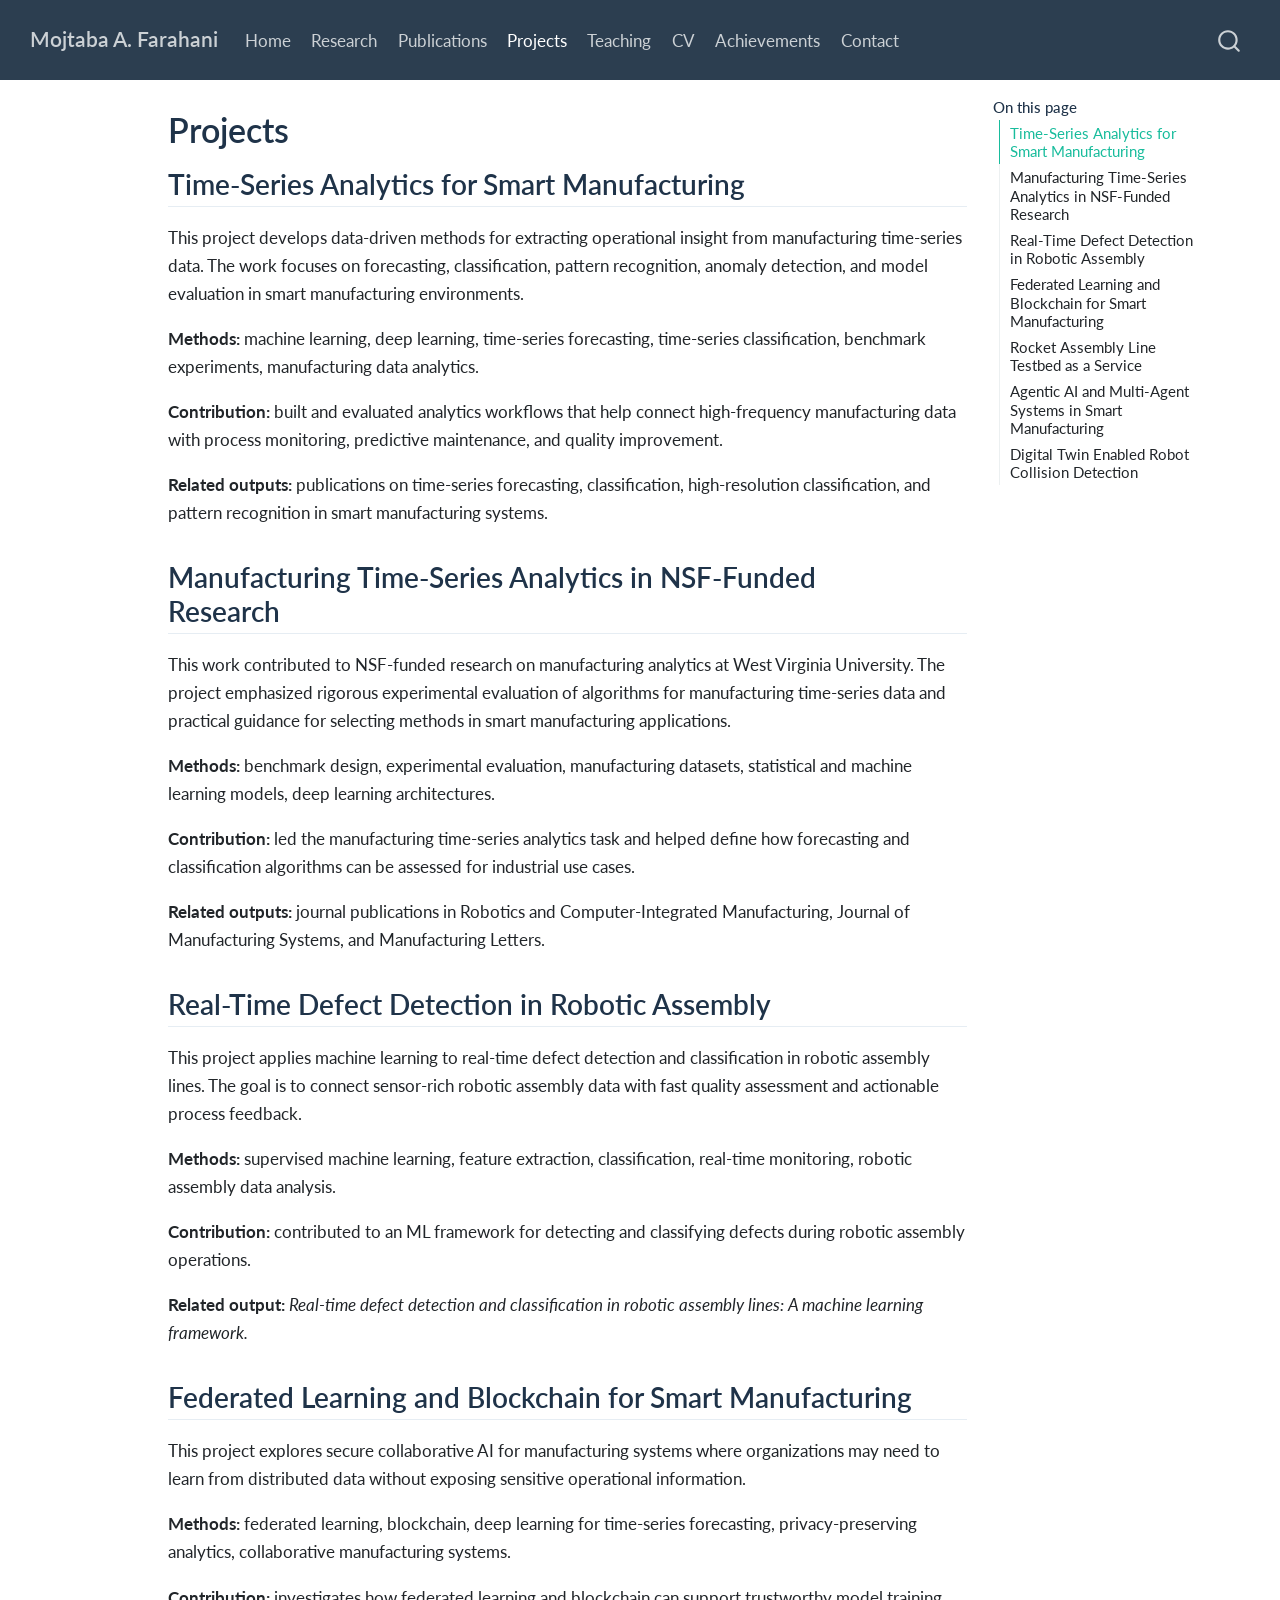
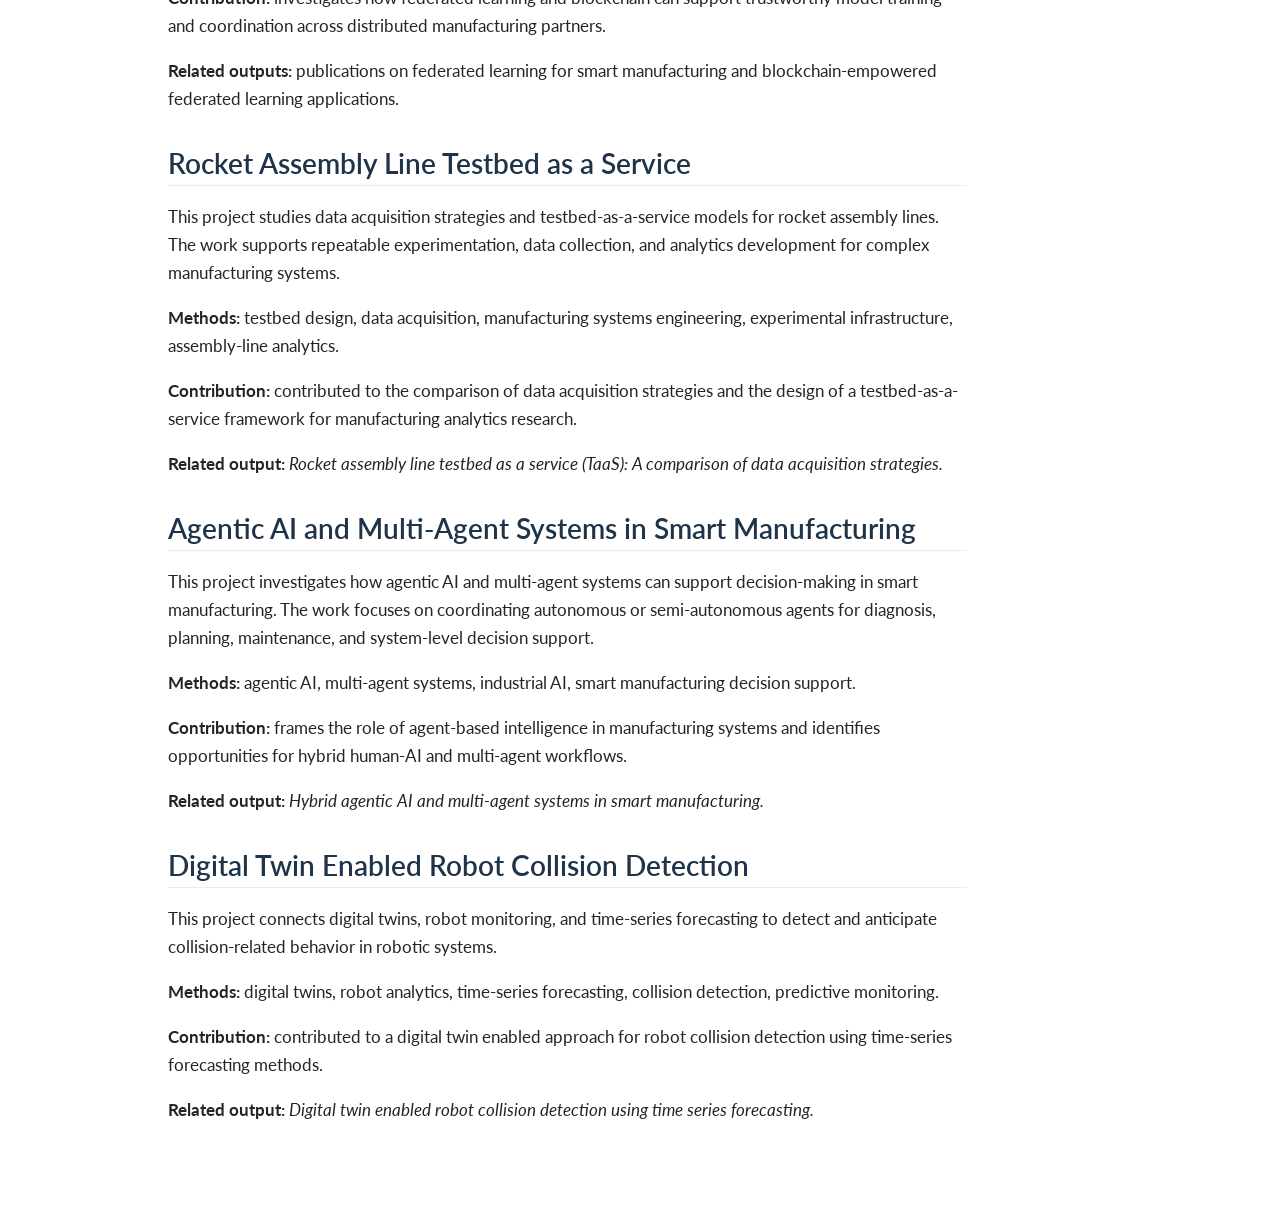
<file: docs/projects.html>
<!DOCTYPE html>
<html xmlns="http://www.w3.org/1999/xhtml" lang="en" xml:lang="en"><head>

<meta charset="utf-8">
<meta name="generator" content="quarto-1.9.37">

<meta name="viewport" content="width=device-width, initial-scale=1.0, user-scalable=yes">


<title>Projects – Mojtaba A. Farahani</title>
<style>
/* Default styles provided by pandoc.
** See https://pandoc.org/MANUAL.html#variables-for-html for config info.
*/
code{white-space: pre-wrap;}
span.smallcaps{font-variant: small-caps;}
div.columns{display: flex; gap: min(4vw, 1.5em);}
div.column{flex: auto; overflow-x: auto;}
div.hanging-indent{margin-left: 1.5em; text-indent: -1.5em;}
ul.task-list{list-style: none;}
ul.task-list li input[type="checkbox"] {
  width: 0.8em;
  margin: 0 0.8em 0.2em -1em; /* quarto-specific, see https://github.com/quarto-dev/quarto-cli/issues/4556 */ 
  vertical-align: middle;
}
</style>


<script src="site_libs/quarto-nav/quarto-nav.js"></script>
<script src="site_libs/quarto-nav/headroom.min.js"></script>
<script src="site_libs/clipboard/clipboard.min.js"></script>
<script src="site_libs/quarto-search/autocomplete.umd.js"></script>
<script src="site_libs/quarto-search/fuse.min.js"></script>
<script src="site_libs/quarto-search/quarto-search.js"></script>
<meta name="quarto:offset" content="./">
<script src="site_libs/quarto-html/quarto.js" type="module"></script>
<script src="site_libs/quarto-html/tabsets/tabsets.js" type="module"></script>
<script src="site_libs/quarto-html/popper.min.js"></script>
<script src="site_libs/quarto-html/tippy.umd.min.js"></script>
<script src="site_libs/quarto-html/anchor.min.js"></script>
<link href="site_libs/quarto-html/tippy.css" rel="stylesheet">
<link href="site_libs/quarto-html/quarto-syntax-highlighting-7f8f88aac4f3542376d5c11b86a4c14d.css" rel="stylesheet" id="quarto-text-highlighting-styles">
<script src="site_libs/bootstrap/bootstrap.min.js"></script>
<link href="site_libs/bootstrap/bootstrap-icons.css" rel="stylesheet">
<link href="site_libs/bootstrap/bootstrap-6033a600180109c3731f6a886c29932c.min.css" rel="stylesheet" append-hash="true" id="quarto-bootstrap" data-mode="light">
<script id="quarto-search-options" type="application/json">{
  "location": "navbar",
  "copy-button": false,
  "collapse-after": 3,
  "panel-placement": "end",
  "type": "overlay",
  "limit": 50,
  "keyboard-shortcut": [
    "f",
    "/",
    "s"
  ],
  "show-item-context": false,
  "language": {
    "search-no-results-text": "No results",
    "search-matching-documents-text": "matching documents",
    "search-copy-link-title": "Copy link to search",
    "search-hide-matches-text": "Hide additional matches",
    "search-more-match-text": "more match in this document",
    "search-more-matches-text": "more matches in this document",
    "search-clear-button-title": "Clear",
    "search-text-placeholder": "",
    "search-detached-cancel-button-title": "Cancel",
    "search-submit-button-title": "Submit",
    "search-label": "Search"
  }
}</script>


<link rel="stylesheet" href="styles.css">
</head>

<body class="nav-fixed quarto-light">

<div id="quarto-search-results"></div>
  <header id="quarto-header" class="headroom fixed-top">
    <nav class="navbar navbar-expand-lg " data-bs-theme="dark">
      <div class="navbar-container container-fluid">
      <div class="navbar-brand-container mx-auto">
    <a class="navbar-brand" href="./index.html">
    <span class="navbar-title">Mojtaba A. Farahani</span>
    </a>
  </div>
            <div id="quarto-search" class="" title="Search"></div>
          <button class="navbar-toggler" type="button" data-bs-toggle="collapse" data-bs-target="#navbarCollapse" aria-controls="navbarCollapse" role="menu" aria-expanded="false" aria-label="Toggle navigation" onclick="if (window.quartoToggleHeadroom) { window.quartoToggleHeadroom(); }">
  <span class="navbar-toggler-icon"></span>
</button>
          <div class="collapse navbar-collapse" id="navbarCollapse">
            <ul class="navbar-nav navbar-nav-scroll me-auto">
  <li class="nav-item">
    <a class="nav-link" href="./index.html"> 
<span class="menu-text">Home</span></a>
  </li>  
  <li class="nav-item">
    <a class="nav-link" href="./research.html"> 
<span class="menu-text">Research</span></a>
  </li>  
  <li class="nav-item">
    <a class="nav-link" href="./publications.html"> 
<span class="menu-text">Publications</span></a>
  </li>  
  <li class="nav-item">
    <a class="nav-link active" href="./projects.html" aria-current="page"> 
<span class="menu-text">Projects</span></a>
  </li>  
  <li class="nav-item">
    <a class="nav-link" href="./teaching.html"> 
<span class="menu-text">Teaching</span></a>
  </li>  
  <li class="nav-item">
    <a class="nav-link" href="./cv.html"> 
<span class="menu-text">CV</span></a>
  </li>  
  <li class="nav-item">
    <a class="nav-link" href="./achievements.html"> 
<span class="menu-text">Achievements</span></a>
  </li>  
  <li class="nav-item">
    <a class="nav-link" href="./contact.html"> 
<span class="menu-text">Contact</span></a>
  </li>  
</ul>
          </div> <!-- /navcollapse -->
            <div class="quarto-navbar-tools">
</div>
      </div> <!-- /container-fluid -->
    </nav>
</header>
<!-- content -->
<div id="quarto-content" class="quarto-container page-columns page-rows-contents page-layout-article page-navbar">
<!-- sidebar -->
<!-- margin-sidebar -->
    <div id="quarto-margin-sidebar" class="sidebar margin-sidebar">
        <nav id="TOC" role="doc-toc" class="toc-active">
    <h2 id="toc-title">On this page</h2>
   
  <ul>
  <li><a href="#time-series-analytics-for-smart-manufacturing" id="toc-time-series-analytics-for-smart-manufacturing" class="nav-link active" data-scroll-target="#time-series-analytics-for-smart-manufacturing">Time-Series Analytics for Smart Manufacturing</a></li>
  <li><a href="#manufacturing-time-series-analytics-in-nsf-funded-research" id="toc-manufacturing-time-series-analytics-in-nsf-funded-research" class="nav-link" data-scroll-target="#manufacturing-time-series-analytics-in-nsf-funded-research">Manufacturing Time-Series Analytics in NSF-Funded Research</a></li>
  <li><a href="#real-time-defect-detection-in-robotic-assembly" id="toc-real-time-defect-detection-in-robotic-assembly" class="nav-link" data-scroll-target="#real-time-defect-detection-in-robotic-assembly">Real-Time Defect Detection in Robotic Assembly</a></li>
  <li><a href="#federated-learning-and-blockchain-for-smart-manufacturing" id="toc-federated-learning-and-blockchain-for-smart-manufacturing" class="nav-link" data-scroll-target="#federated-learning-and-blockchain-for-smart-manufacturing">Federated Learning and Blockchain for Smart Manufacturing</a></li>
  <li><a href="#rocket-assembly-line-testbed-as-a-service" id="toc-rocket-assembly-line-testbed-as-a-service" class="nav-link" data-scroll-target="#rocket-assembly-line-testbed-as-a-service">Rocket Assembly Line Testbed as a Service</a></li>
  <li><a href="#agentic-ai-and-multi-agent-systems-in-smart-manufacturing" id="toc-agentic-ai-and-multi-agent-systems-in-smart-manufacturing" class="nav-link" data-scroll-target="#agentic-ai-and-multi-agent-systems-in-smart-manufacturing">Agentic AI and Multi-Agent Systems in Smart Manufacturing</a></li>
  <li><a href="#digital-twin-enabled-robot-collision-detection" id="toc-digital-twin-enabled-robot-collision-detection" class="nav-link" data-scroll-target="#digital-twin-enabled-robot-collision-detection">Digital Twin Enabled Robot Collision Detection</a></li>
  </ul>
</nav>
    </div>
<!-- main -->
<main class="content" id="quarto-document-content">

<header id="title-block-header" class="quarto-title-block default">
<div class="quarto-title">
<h1 class="title">Projects</h1>
</div>



<div class="quarto-title-meta">

    
  
    
  </div>
  


</header>


<section id="time-series-analytics-for-smart-manufacturing" class="level2">
<h2 class="anchored" data-anchor-id="time-series-analytics-for-smart-manufacturing">Time-Series Analytics for Smart Manufacturing</h2>
<p>This project develops data-driven methods for extracting operational insight from manufacturing time-series data. The work focuses on forecasting, classification, pattern recognition, anomaly detection, and model evaluation in smart manufacturing environments.</p>
<p><strong>Methods:</strong> machine learning, deep learning, time-series forecasting, time-series classification, benchmark experiments, manufacturing data analytics.</p>
<p><strong>Contribution:</strong> built and evaluated analytics workflows that help connect high-frequency manufacturing data with process monitoring, predictive maintenance, and quality improvement.</p>
<p><strong>Related outputs:</strong> publications on time-series forecasting, classification, high-resolution classification, and pattern recognition in smart manufacturing systems.</p>
</section>
<section id="manufacturing-time-series-analytics-in-nsf-funded-research" class="level2">
<h2 class="anchored" data-anchor-id="manufacturing-time-series-analytics-in-nsf-funded-research">Manufacturing Time-Series Analytics in NSF-Funded Research</h2>
<p>This work contributed to NSF-funded research on manufacturing analytics at West Virginia University. The project emphasized rigorous experimental evaluation of algorithms for manufacturing time-series data and practical guidance for selecting methods in smart manufacturing applications.</p>
<p><strong>Methods:</strong> benchmark design, experimental evaluation, manufacturing datasets, statistical and machine learning models, deep learning architectures.</p>
<p><strong>Contribution:</strong> led the manufacturing time-series analytics task and helped define how forecasting and classification algorithms can be assessed for industrial use cases.</p>
<p><strong>Related outputs:</strong> journal publications in Robotics and Computer-Integrated Manufacturing, Journal of Manufacturing Systems, and Manufacturing Letters.</p>
</section>
<section id="real-time-defect-detection-in-robotic-assembly" class="level2">
<h2 class="anchored" data-anchor-id="real-time-defect-detection-in-robotic-assembly">Real-Time Defect Detection in Robotic Assembly</h2>
<p>This project applies machine learning to real-time defect detection and classification in robotic assembly lines. The goal is to connect sensor-rich robotic assembly data with fast quality assessment and actionable process feedback.</p>
<p><strong>Methods:</strong> supervised machine learning, feature extraction, classification, real-time monitoring, robotic assembly data analysis.</p>
<p><strong>Contribution:</strong> contributed to an ML framework for detecting and classifying defects during robotic assembly operations.</p>
<p><strong>Related output:</strong> <em>Real-time defect detection and classification in robotic assembly lines: A machine learning framework.</em></p>
</section>
<section id="federated-learning-and-blockchain-for-smart-manufacturing" class="level2">
<h2 class="anchored" data-anchor-id="federated-learning-and-blockchain-for-smart-manufacturing">Federated Learning and Blockchain for Smart Manufacturing</h2>
<p>This project explores secure collaborative AI for manufacturing systems where organizations may need to learn from distributed data without exposing sensitive operational information.</p>
<p><strong>Methods:</strong> federated learning, blockchain, deep learning for time-series forecasting, privacy-preserving analytics, collaborative manufacturing systems.</p>
<p><strong>Contribution:</strong> investigates how federated learning and blockchain can support trustworthy model training and coordination across distributed manufacturing partners.</p>
<p><strong>Related outputs:</strong> publications on federated learning for smart manufacturing and blockchain-empowered federated learning applications.</p>
</section>
<section id="rocket-assembly-line-testbed-as-a-service" class="level2">
<h2 class="anchored" data-anchor-id="rocket-assembly-line-testbed-as-a-service">Rocket Assembly Line Testbed as a Service</h2>
<p>This project studies data acquisition strategies and testbed-as-a-service models for rocket assembly lines. The work supports repeatable experimentation, data collection, and analytics development for complex manufacturing systems.</p>
<p><strong>Methods:</strong> testbed design, data acquisition, manufacturing systems engineering, experimental infrastructure, assembly-line analytics.</p>
<p><strong>Contribution:</strong> contributed to the comparison of data acquisition strategies and the design of a testbed-as-a-service framework for manufacturing analytics research.</p>
<p><strong>Related output:</strong> <em>Rocket assembly line testbed as a service (TaaS): A comparison of data acquisition strategies.</em></p>
</section>
<section id="agentic-ai-and-multi-agent-systems-in-smart-manufacturing" class="level2">
<h2 class="anchored" data-anchor-id="agentic-ai-and-multi-agent-systems-in-smart-manufacturing">Agentic AI and Multi-Agent Systems in Smart Manufacturing</h2>
<p>This project investigates how agentic AI and multi-agent systems can support decision-making in smart manufacturing. The work focuses on coordinating autonomous or semi-autonomous agents for diagnosis, planning, maintenance, and system-level decision support.</p>
<p><strong>Methods:</strong> agentic AI, multi-agent systems, industrial AI, smart manufacturing decision support.</p>
<p><strong>Contribution:</strong> frames the role of agent-based intelligence in manufacturing systems and identifies opportunities for hybrid human-AI and multi-agent workflows.</p>
<p><strong>Related output:</strong> <em>Hybrid agentic AI and multi-agent systems in smart manufacturing.</em></p>
</section>
<section id="digital-twin-enabled-robot-collision-detection" class="level2">
<h2 class="anchored" data-anchor-id="digital-twin-enabled-robot-collision-detection">Digital Twin Enabled Robot Collision Detection</h2>
<p>This project connects digital twins, robot monitoring, and time-series forecasting to detect and anticipate collision-related behavior in robotic systems.</p>
<p><strong>Methods:</strong> digital twins, robot analytics, time-series forecasting, collision detection, predictive monitoring.</p>
<p><strong>Contribution:</strong> contributed to a digital twin enabled approach for robot collision detection using time-series forecasting methods.</p>
<p><strong>Related output:</strong> <em>Digital twin enabled robot collision detection using time series forecasting.</em></p>


</section>

</main> <!-- /main -->
<script id="quarto-html-after-body" type="application/javascript">
  window.document.addEventListener("DOMContentLoaded", function (event) {
    const icon = "";
    const anchorJS = new window.AnchorJS();
    anchorJS.options = {
      placement: 'right',
      icon: icon
    };
    anchorJS.add('.anchored');
    const isCodeAnnotation = (el) => {
      for (const clz of el.classList) {
        if (clz.startsWith('code-annotation-')) {                     
          return true;
        }
      }
      return false;
    }
    const onCopySuccess = function(e) {
      // button target
      const button = e.trigger;
      // don't keep focus
      button.blur();
      // flash "checked"
      button.classList.add('code-copy-button-checked');
      var currentTitle = button.getAttribute("title");
      button.setAttribute("title", "Copied!");
      let tooltip;
      if (window.bootstrap) {
        button.setAttribute("data-bs-toggle", "tooltip");
        button.setAttribute("data-bs-placement", "left");
        button.setAttribute("data-bs-title", "Copied!");
        tooltip = new bootstrap.Tooltip(button, 
          { trigger: "manual", 
            customClass: "code-copy-button-tooltip",
            offset: [0, -8]});
        tooltip.show();    
      }
      setTimeout(function() {
        if (tooltip) {
          tooltip.hide();
          button.removeAttribute("data-bs-title");
          button.removeAttribute("data-bs-toggle");
          button.removeAttribute("data-bs-placement");
        }
        button.setAttribute("title", currentTitle);
        button.classList.remove('code-copy-button-checked');
      }, 1000);
      // clear code selection
      e.clearSelection();
    }
    const getTextToCopy = function(trigger) {
      const outerScaffold = trigger.parentElement.cloneNode(true);
      const codeEl = outerScaffold.querySelector('code');
      for (const childEl of codeEl.children) {
        if (isCodeAnnotation(childEl)) {
          childEl.remove();
        }
      }
      return codeEl.innerText;
    }
    const clipboard = new window.ClipboardJS('.code-copy-button:not([data-in-quarto-modal])', {
      text: getTextToCopy
    });
    clipboard.on('success', onCopySuccess);
    if (window.document.getElementById('quarto-embedded-source-code-modal')) {
      const clipboardModal = new window.ClipboardJS('.code-copy-button[data-in-quarto-modal]', {
        text: getTextToCopy,
        container: window.document.getElementById('quarto-embedded-source-code-modal')
      });
      clipboardModal.on('success', onCopySuccess);
    }
      var localhostRegex = new RegExp(/^(?:http|https):\/\/localhost\:?[0-9]*\//);
      var mailtoRegex = new RegExp(/^mailto:/);
        var filterRegex = new RegExp('/' + window.location.host + '/');
      var isInternal = (href) => {
          return filterRegex.test(href) || localhostRegex.test(href) || mailtoRegex.test(href);
      }
      // Inspect non-navigation links and adorn them if external
     var links = window.document.querySelectorAll('a[href]:not(.nav-link):not(.navbar-brand):not(.toc-action):not(.sidebar-link):not(.sidebar-item-toggle):not(.pagination-link):not(.no-external):not([aria-hidden]):not(.dropdown-item):not(.quarto-navigation-tool):not(.about-link)');
      for (var i=0; i<links.length; i++) {
        const link = links[i];
        if (!isInternal(link.href)) {
          // undo the damage that might have been done by quarto-nav.js in the case of
          // links that we want to consider external
          if (link.dataset.originalHref !== undefined) {
            link.href = link.dataset.originalHref;
          }
        }
      }
    function tippyHover(el, contentFn, onTriggerFn, onUntriggerFn) {
      const config = {
        allowHTML: true,
        maxWidth: 500,
        delay: 100,
        arrow: false,
        appendTo: function(el) {
            return el.parentElement;
        },
        interactive: true,
        interactiveBorder: 10,
        theme: 'quarto',
        placement: 'bottom-start',
      };
      if (contentFn) {
        config.content = contentFn;
      }
      if (onTriggerFn) {
        config.onTrigger = onTriggerFn;
      }
      if (onUntriggerFn) {
        config.onUntrigger = onUntriggerFn;
      }
      window.tippy(el, config); 
    }
    const noterefs = window.document.querySelectorAll('a[role="doc-noteref"]');
    for (var i=0; i<noterefs.length; i++) {
      const ref = noterefs[i];
      tippyHover(ref, function() {
        // use id or data attribute instead here
        let href = ref.getAttribute('data-footnote-href') || ref.getAttribute('href');
        try { href = new URL(href).hash; } catch {}
        const id = href.replace(/^#\/?/, "");
        const note = window.document.getElementById(id);
        if (note) {
          return note.innerHTML;
        } else {
          return "";
        }
      });
    }
    const xrefs = window.document.querySelectorAll('a.quarto-xref');
    const processXRef = (id, note) => {
      // Strip column container classes
      const stripColumnClz = (el) => {
        el.classList.remove("page-full", "page-columns");
        if (el.children) {
          for (const child of el.children) {
            stripColumnClz(child);
          }
        }
      }
      stripColumnClz(note)
      if (id === null || id.startsWith('sec-')) {
        // Special case sections, only their first couple elements
        const container = document.createElement("div");
        if (note.children && note.children.length > 2) {
          container.appendChild(note.children[0].cloneNode(true));
          for (let i = 1; i < note.children.length; i++) {
            const child = note.children[i];
            if (child.tagName === "P" && child.innerText === "") {
              continue;
            } else {
              container.appendChild(child.cloneNode(true));
              break;
            }
          }
          if (window.Quarto?.typesetMath) {
            window.Quarto.typesetMath(container);
          }
          return container.innerHTML
        } else {
          if (window.Quarto?.typesetMath) {
            window.Quarto.typesetMath(note);
          }
          return note.innerHTML;
        }
      } else {
        // Remove any anchor links if they are present
        const anchorLink = note.querySelector('a.anchorjs-link');
        if (anchorLink) {
          anchorLink.remove();
        }
        if (window.Quarto?.typesetMath) {
          window.Quarto.typesetMath(note);
        }
        if (note.classList.contains("callout")) {
          return note.outerHTML;
        } else {
          return note.innerHTML;
        }
      }
    }
    for (var i=0; i<xrefs.length; i++) {
      const xref = xrefs[i];
      tippyHover(xref, undefined, function(instance) {
        instance.disable();
        let url = xref.getAttribute('href');
        let hash = undefined; 
        if (url.startsWith('#')) {
          hash = url;
        } else {
          try { hash = new URL(url).hash; } catch {}
        }
        if (hash) {
          const id = hash.replace(/^#\/?/, "");
          const note = window.document.getElementById(id);
          if (note !== null) {
            try {
              const html = processXRef(id, note.cloneNode(true));
              instance.setContent(html);
            } finally {
              instance.enable();
              instance.show();
            }
          } else {
            // See if we can fetch this
            fetch(url.split('#')[0])
            .then(res => res.text())
            .then(html => {
              const parser = new DOMParser();
              const htmlDoc = parser.parseFromString(html, "text/html");
              const note = htmlDoc.getElementById(id);
              if (note !== null) {
                const html = processXRef(id, note);
                instance.setContent(html);
              } 
            }).finally(() => {
              instance.enable();
              instance.show();
            });
          }
        } else {
          // See if we can fetch a full url (with no hash to target)
          // This is a special case and we should probably do some content thinning / targeting
          fetch(url)
          .then(res => res.text())
          .then(html => {
            const parser = new DOMParser();
            const htmlDoc = parser.parseFromString(html, "text/html");
            const note = htmlDoc.querySelector('main.content');
            if (note !== null) {
              // This should only happen for chapter cross references
              // (since there is no id in the URL)
              // remove the first header
              if (note.children.length > 0 && note.children[0].tagName === "HEADER") {
                note.children[0].remove();
              }
              const html = processXRef(null, note);
              instance.setContent(html);
            } 
          }).finally(() => {
            instance.enable();
            instance.show();
          });
        }
      }, function(instance) {
      });
    }
        let selectedAnnoteEl;
        const selectorForAnnotation = ( cell, annotation) => {
          let cellAttr = 'data-code-cell="' + cell + '"';
          let lineAttr = 'data-code-annotation="' +  annotation + '"';
          const selector = 'span[' + cellAttr + '][' + lineAttr + ']';
          return selector;
        }
        const selectCodeLines = (annoteEl) => {
          const doc = window.document;
          const targetCell = annoteEl.getAttribute("data-target-cell");
          const targetAnnotation = annoteEl.getAttribute("data-target-annotation");
          const annoteSpan = window.document.querySelector(selectorForAnnotation(targetCell, targetAnnotation));
          const lines = annoteSpan.getAttribute("data-code-lines").split(",");
          const lineIds = lines.map((line) => {
            return targetCell + "-" + line;
          })
          let top = null;
          let height = null;
          let parent = null;
          if (lineIds.length > 0) {
              //compute the position of the single el (top and bottom and make a div)
              const el = window.document.getElementById(lineIds[0]);
              top = el.offsetTop;
              height = el.offsetHeight;
              parent = el.parentElement.parentElement;
            if (lineIds.length > 1) {
              const lastEl = window.document.getElementById(lineIds[lineIds.length - 1]);
              const bottom = lastEl.offsetTop + lastEl.offsetHeight;
              height = bottom - top;
            }
            if (top !== null && height !== null && parent !== null) {
              // cook up a div (if necessary) and position it 
              let div = window.document.getElementById("code-annotation-line-highlight");
              if (div === null) {
                div = window.document.createElement("div");
                div.setAttribute("id", "code-annotation-line-highlight");
                div.style.position = 'absolute';
                parent.appendChild(div);
              }
              div.style.top = top - 2 + "px";
              div.style.height = height + 4 + "px";
              div.style.left = 0;
              let gutterDiv = window.document.getElementById("code-annotation-line-highlight-gutter");
              if (gutterDiv === null) {
                gutterDiv = window.document.createElement("div");
                gutterDiv.setAttribute("id", "code-annotation-line-highlight-gutter");
                gutterDiv.style.position = 'absolute';
                const codeCell = window.document.getElementById(targetCell);
                const gutter = codeCell.querySelector('.code-annotation-gutter');
                gutter.appendChild(gutterDiv);
              }
              gutterDiv.style.top = top - 2 + "px";
              gutterDiv.style.height = height + 4 + "px";
            }
            selectedAnnoteEl = annoteEl;
          }
        };
        const unselectCodeLines = () => {
          const elementsIds = ["code-annotation-line-highlight", "code-annotation-line-highlight-gutter"];
          elementsIds.forEach((elId) => {
            const div = window.document.getElementById(elId);
            if (div) {
              div.remove();
            }
          });
          selectedAnnoteEl = undefined;
        };
          // Handle positioning of the toggle
      window.addEventListener(
        "resize",
        throttle(() => {
          elRect = undefined;
          if (selectedAnnoteEl) {
            selectCodeLines(selectedAnnoteEl);
          }
        }, 10)
      );
      function throttle(fn, ms) {
      let throttle = false;
      let timer;
        return (...args) => {
          if(!throttle) { // first call gets through
              fn.apply(this, args);
              throttle = true;
          } else { // all the others get throttled
              if(timer) clearTimeout(timer); // cancel #2
              timer = setTimeout(() => {
                fn.apply(this, args);
                timer = throttle = false;
              }, ms);
          }
        };
      }
        // Attach click handler to the DT
        const annoteDls = window.document.querySelectorAll('dt[data-target-cell]');
        for (const annoteDlNode of annoteDls) {
          annoteDlNode.addEventListener('click', (event) => {
            const clickedEl = event.target;
            if (clickedEl !== selectedAnnoteEl) {
              unselectCodeLines();
              const activeEl = window.document.querySelector('dt[data-target-cell].code-annotation-active');
              if (activeEl) {
                activeEl.classList.remove('code-annotation-active');
              }
              selectCodeLines(clickedEl);
              clickedEl.classList.add('code-annotation-active');
            } else {
              // Unselect the line
              unselectCodeLines();
              clickedEl.classList.remove('code-annotation-active');
            }
          });
        }
    const findCites = (el) => {
      const parentEl = el.parentElement;
      if (parentEl) {
        const cites = parentEl.dataset.cites;
        if (cites) {
          return {
            el,
            cites: cites.split(' ')
          };
        } else {
          return findCites(el.parentElement)
        }
      } else {
        return undefined;
      }
    };
    var bibliorefs = window.document.querySelectorAll('a[role="doc-biblioref"]');
    for (var i=0; i<bibliorefs.length; i++) {
      const ref = bibliorefs[i];
      const citeInfo = findCites(ref);
      if (citeInfo) {
        tippyHover(citeInfo.el, function() {
          var popup = window.document.createElement('div');
          citeInfo.cites.forEach(function(cite) {
            var citeDiv = window.document.createElement('div');
            citeDiv.classList.add('hanging-indent');
            citeDiv.classList.add('csl-entry');
            var biblioDiv = window.document.getElementById('ref-' + cite);
            if (biblioDiv) {
              citeDiv.innerHTML = biblioDiv.innerHTML;
            }
            popup.appendChild(citeDiv);
          });
          return popup.innerHTML;
        });
      }
    }
  });
  </script>
</div> <!-- /content -->




</body></html>
</file>
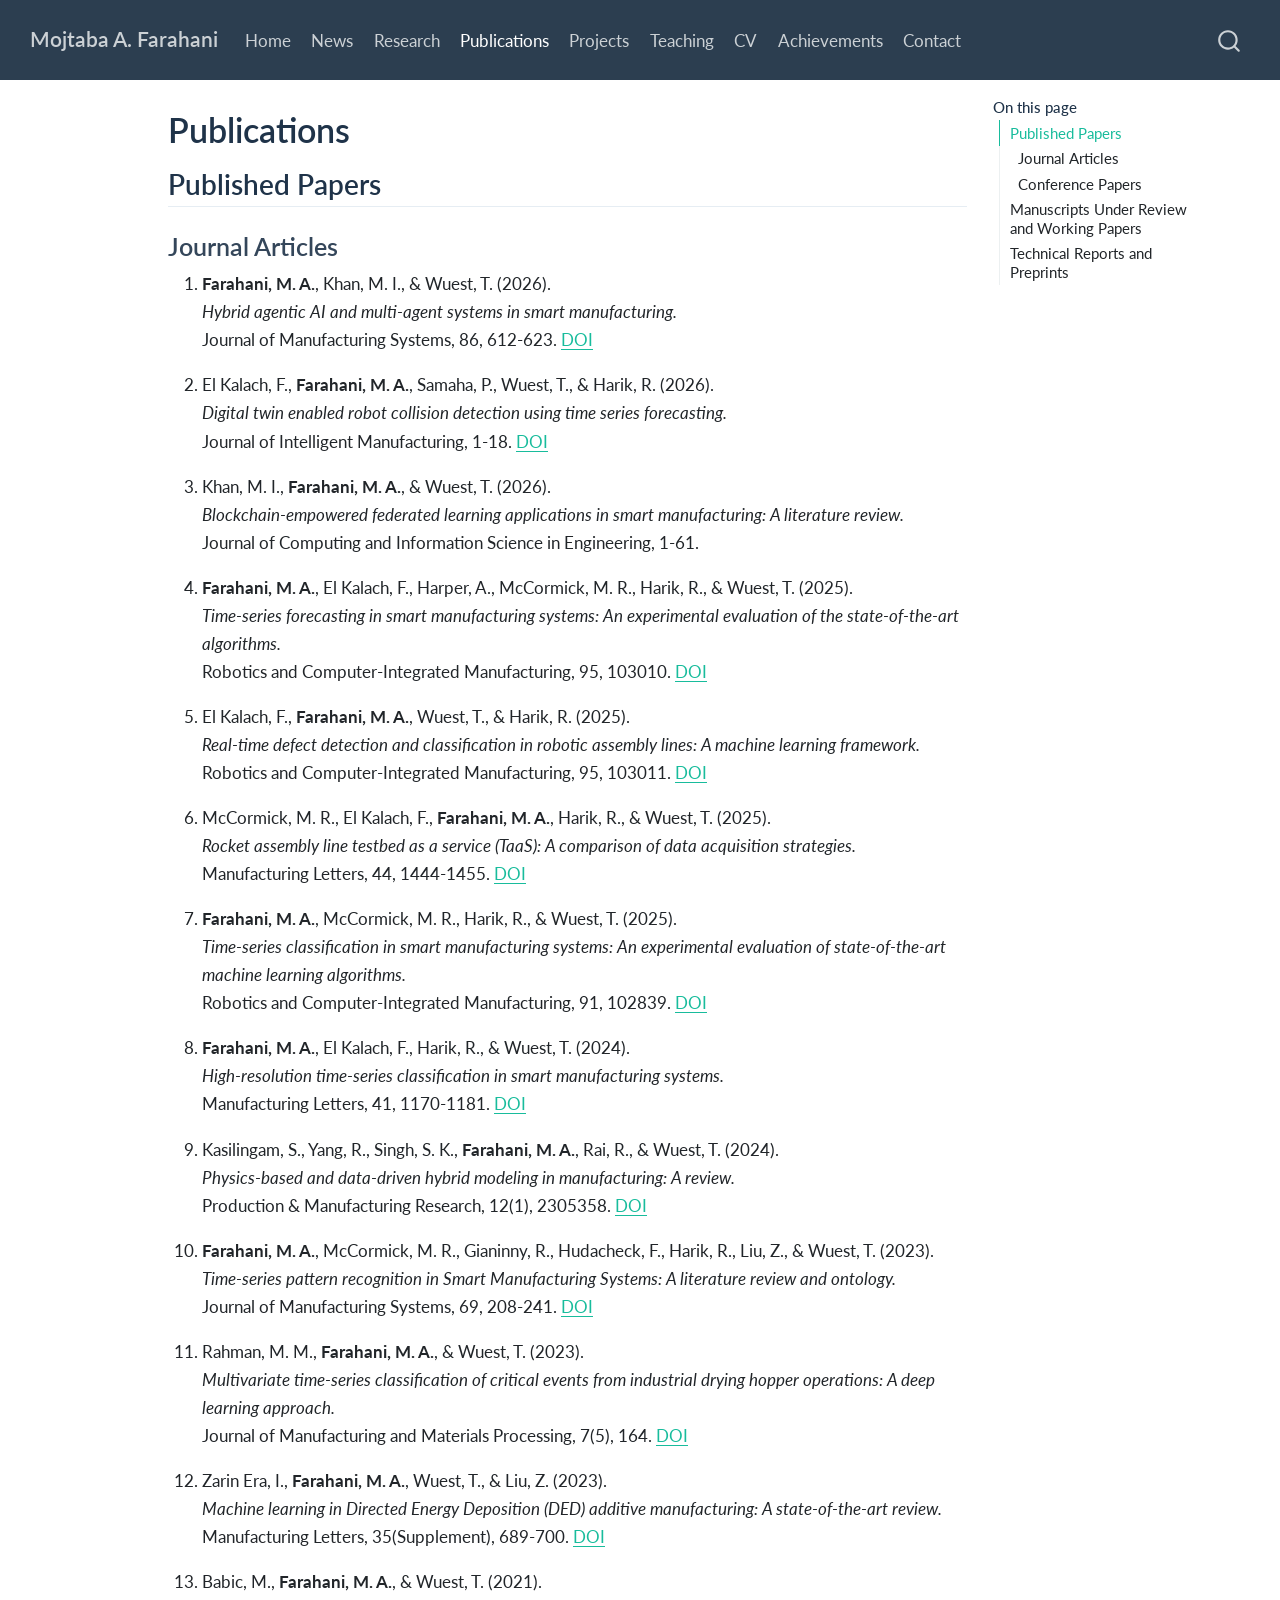
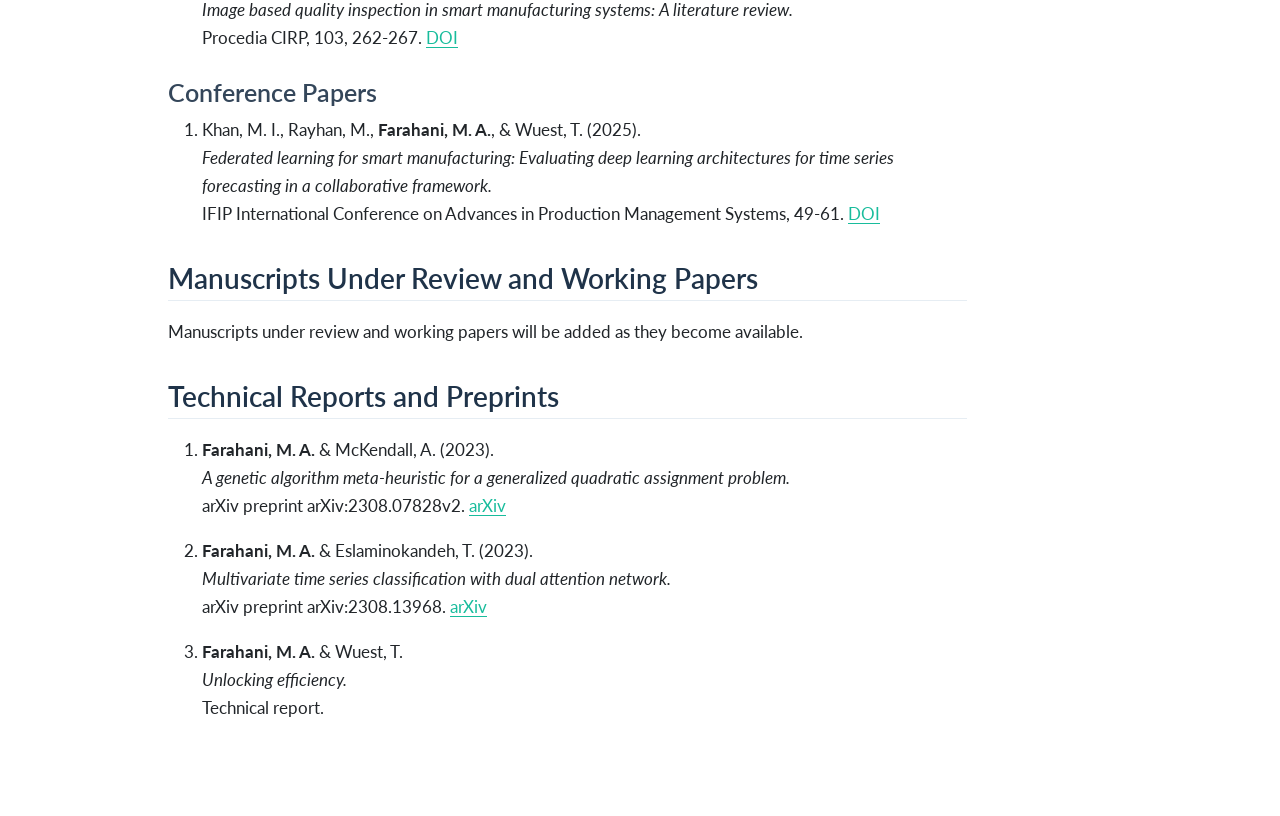
<file: docs/publications.html>
<!DOCTYPE html>
<html xmlns="http://www.w3.org/1999/xhtml" lang="en" xml:lang="en"><head>

<meta charset="utf-8">
<meta name="generator" content="quarto-1.9.37">

<meta name="viewport" content="width=device-width, initial-scale=1.0, user-scalable=yes">


<title>Publications – Mojtaba A. Farahani</title>
<style>
/* Default styles provided by pandoc.
** See https://pandoc.org/MANUAL.html#variables-for-html for config info.
*/
code{white-space: pre-wrap;}
span.smallcaps{font-variant: small-caps;}
div.columns{display: flex; gap: min(4vw, 1.5em);}
div.column{flex: auto; overflow-x: auto;}
div.hanging-indent{margin-left: 1.5em; text-indent: -1.5em;}
ul.task-list{list-style: none;}
ul.task-list li input[type="checkbox"] {
  width: 0.8em;
  margin: 0 0.8em 0.2em -1em; /* quarto-specific, see https://github.com/quarto-dev/quarto-cli/issues/4556 */ 
  vertical-align: middle;
}
</style>


<script src="site_libs/quarto-nav/quarto-nav.js"></script>
<script src="site_libs/quarto-nav/headroom.min.js"></script>
<script src="site_libs/clipboard/clipboard.min.js"></script>
<script src="site_libs/quarto-search/autocomplete.umd.js"></script>
<script src="site_libs/quarto-search/fuse.min.js"></script>
<script src="site_libs/quarto-search/quarto-search.js"></script>
<meta name="quarto:offset" content="./">
<script src="site_libs/quarto-html/quarto.js" type="module"></script>
<script src="site_libs/quarto-html/tabsets/tabsets.js" type="module"></script>
<script src="site_libs/quarto-html/popper.min.js"></script>
<script src="site_libs/quarto-html/tippy.umd.min.js"></script>
<script src="site_libs/quarto-html/anchor.min.js"></script>
<link href="site_libs/quarto-html/tippy.css" rel="stylesheet">
<link href="site_libs/quarto-html/quarto-syntax-highlighting-7f8f88aac4f3542376d5c11b86a4c14d.css" rel="stylesheet" id="quarto-text-highlighting-styles">
<script src="site_libs/bootstrap/bootstrap.min.js"></script>
<link href="site_libs/bootstrap/bootstrap-icons.css" rel="stylesheet">
<link href="site_libs/bootstrap/bootstrap-6033a600180109c3731f6a886c29932c.min.css" rel="stylesheet" append-hash="true" id="quarto-bootstrap" data-mode="light">
<script id="quarto-search-options" type="application/json">{
  "location": "navbar",
  "copy-button": false,
  "collapse-after": 3,
  "panel-placement": "end",
  "type": "overlay",
  "limit": 50,
  "keyboard-shortcut": [
    "f",
    "/",
    "s"
  ],
  "show-item-context": false,
  "language": {
    "search-no-results-text": "No results",
    "search-matching-documents-text": "matching documents",
    "search-copy-link-title": "Copy link to search",
    "search-hide-matches-text": "Hide additional matches",
    "search-more-match-text": "more match in this document",
    "search-more-matches-text": "more matches in this document",
    "search-clear-button-title": "Clear",
    "search-text-placeholder": "",
    "search-detached-cancel-button-title": "Cancel",
    "search-submit-button-title": "Submit",
    "search-label": "Search"
  }
}</script>


<link rel="stylesheet" href="styles.css">
</head>

<body class="nav-fixed quarto-light">

<div id="quarto-search-results"></div>
  <header id="quarto-header" class="headroom fixed-top">
    <nav class="navbar navbar-expand-lg " data-bs-theme="dark">
      <div class="navbar-container container-fluid">
      <div class="navbar-brand-container mx-auto">
    <a class="navbar-brand" href="./index.html">
    <span class="navbar-title">Mojtaba A. Farahani</span>
    </a>
  </div>
            <div id="quarto-search" class="" title="Search"></div>
          <button class="navbar-toggler" type="button" data-bs-toggle="collapse" data-bs-target="#navbarCollapse" aria-controls="navbarCollapse" role="menu" aria-expanded="false" aria-label="Toggle navigation" onclick="if (window.quartoToggleHeadroom) { window.quartoToggleHeadroom(); }">
  <span class="navbar-toggler-icon"></span>
</button>
          <div class="collapse navbar-collapse" id="navbarCollapse">
            <ul class="navbar-nav navbar-nav-scroll me-auto">
  <li class="nav-item">
    <a class="nav-link" href="./index.html"> 
<span class="menu-text">Home</span></a>
  </li>  
  <li class="nav-item">
    <a class="nav-link" href="./news.html"> 
<span class="menu-text">News</span></a>
  </li>  
  <li class="nav-item">
    <a class="nav-link" href="./research.html"> 
<span class="menu-text">Research</span></a>
  </li>  
  <li class="nav-item">
    <a class="nav-link active" href="./publications.html" aria-current="page"> 
<span class="menu-text">Publications</span></a>
  </li>  
  <li class="nav-item">
    <a class="nav-link" href="./projects.html"> 
<span class="menu-text">Projects</span></a>
  </li>  
  <li class="nav-item">
    <a class="nav-link" href="./teaching.html"> 
<span class="menu-text">Teaching</span></a>
  </li>  
  <li class="nav-item">
    <a class="nav-link" href="./cv.html"> 
<span class="menu-text">CV</span></a>
  </li>  
  <li class="nav-item">
    <a class="nav-link" href="./achievements.html"> 
<span class="menu-text">Achievements</span></a>
  </li>  
  <li class="nav-item">
    <a class="nav-link" href="./contact.html"> 
<span class="menu-text">Contact</span></a>
  </li>  
</ul>
          </div> <!-- /navcollapse -->
            <div class="quarto-navbar-tools">
</div>
      </div> <!-- /container-fluid -->
    </nav>
</header>
<!-- content -->
<div id="quarto-content" class="quarto-container page-columns page-rows-contents page-layout-article page-navbar">
<!-- sidebar -->
<!-- margin-sidebar -->
    <div id="quarto-margin-sidebar" class="sidebar margin-sidebar">
        <nav id="TOC" role="doc-toc" class="toc-active">
    <h2 id="toc-title">On this page</h2>
   
  <ul>
  <li><a href="#published-papers" id="toc-published-papers" class="nav-link active" data-scroll-target="#published-papers">Published Papers</a>
  <ul class="collapse">
  <li><a href="#journal-articles" id="toc-journal-articles" class="nav-link" data-scroll-target="#journal-articles">Journal Articles</a></li>
  <li><a href="#conference-papers" id="toc-conference-papers" class="nav-link" data-scroll-target="#conference-papers">Conference Papers</a></li>
  </ul></li>
  <li><a href="#manuscripts-under-review-and-working-papers" id="toc-manuscripts-under-review-and-working-papers" class="nav-link" data-scroll-target="#manuscripts-under-review-and-working-papers">Manuscripts Under Review and Working Papers</a></li>
  <li><a href="#technical-reports-and-preprints" id="toc-technical-reports-and-preprints" class="nav-link" data-scroll-target="#technical-reports-and-preprints">Technical Reports and Preprints</a></li>
  </ul>
</nav>
    </div>
<!-- main -->
<main class="content" id="quarto-document-content">

<header id="title-block-header" class="quarto-title-block default">
<div class="quarto-title">
<h1 class="title">Publications</h1>
</div>



<div class="quarto-title-meta">

    
  
    
  </div>
  


</header>


<section id="published-papers" class="level2">
<h2 class="anchored" data-anchor-id="published-papers">Published Papers</h2>
<section id="journal-articles" class="level3">
<h3 class="anchored" data-anchor-id="journal-articles">Journal Articles</h3>
<ol type="1">
<li><p><strong>Farahani, M. A.</strong>, Khan, M. I., &amp; Wuest, T. (2026).<br>
<em>Hybrid agentic AI and multi-agent systems in smart manufacturing.</em><br>
Journal of Manufacturing Systems, 86, 612-623. <a href="https://doi.org/10.1016/j.jmsy.2026.04.002">DOI</a></p></li>
<li><p>El Kalach, F., <strong>Farahani, M. A.</strong>, Samaha, P., Wuest, T., &amp; Harik, R. (2026).<br>
<em>Digital twin enabled robot collision detection using time series forecasting.</em><br>
Journal of Intelligent Manufacturing, 1-18. <a href="https://doi.org/10.1007/s10845-026-02803-9">DOI</a></p></li>
<li><p>Khan, M. I., <strong>Farahani, M. A.</strong>, &amp; Wuest, T. (2026).<br>
<em>Blockchain-empowered federated learning applications in smart manufacturing: A literature review.</em><br>
Journal of Computing and Information Science in Engineering, 1-61.</p></li>
<li><p><strong>Farahani, M. A.</strong>, El Kalach, F., Harper, A., McCormick, M. R., Harik, R., &amp; Wuest, T. (2025).<br>
<em>Time-series forecasting in smart manufacturing systems: An experimental evaluation of the state-of-the-art algorithms.</em><br>
Robotics and Computer-Integrated Manufacturing, 95, 103010. <a href="https://doi.org/10.1016/j.rcim.2025.103010">DOI</a></p></li>
<li><p>El Kalach, F., <strong>Farahani, M. A.</strong>, Wuest, T., &amp; Harik, R. (2025).<br>
<em>Real-time defect detection and classification in robotic assembly lines: A machine learning framework.</em><br>
Robotics and Computer-Integrated Manufacturing, 95, 103011. <a href="https://doi.org/10.1016/j.rcim.2025.103011">DOI</a></p></li>
<li><p>McCormick, M. R., El Kalach, F., <strong>Farahani, M. A.</strong>, Harik, R., &amp; Wuest, T. (2025).<br>
<em>Rocket assembly line testbed as a service (TaaS): A comparison of data acquisition strategies.</em><br>
Manufacturing Letters, 44, 1444-1455. <a href="https://doi.org/10.1016/j.mfglet.2025.06.164">DOI</a></p></li>
<li><p><strong>Farahani, M. A.</strong>, McCormick, M. R., Harik, R., &amp; Wuest, T. (2025).<br>
<em>Time-series classification in smart manufacturing systems: An experimental evaluation of state-of-the-art machine learning algorithms.</em><br>
Robotics and Computer-Integrated Manufacturing, 91, 102839. <a href="https://doi.org/10.1016/j.rcim.2024.102839">DOI</a></p></li>
<li><p><strong>Farahani, M. A.</strong>, El Kalach, F., Harik, R., &amp; Wuest, T. (2024).<br>
<em>High-resolution time-series classification in smart manufacturing systems.</em><br>
Manufacturing Letters, 41, 1170-1181. <a href="https://doi.org/10.1016/j.mfglet.2024.09.143">DOI</a></p></li>
<li><p>Kasilingam, S., Yang, R., Singh, S. K., <strong>Farahani, M. A.</strong>, Rai, R., &amp; Wuest, T. (2024).<br>
<em>Physics-based and data-driven hybrid modeling in manufacturing: A review.</em><br>
Production &amp; Manufacturing Research, 12(1), 2305358. <a href="https://doi.org/10.1080/21693277.2024.2305358">DOI</a></p></li>
<li><p><strong>Farahani, M. A.</strong>, McCormick, M. R., Gianinny, R., Hudacheck, F., Harik, R., Liu, Z., &amp; Wuest, T. (2023).<br>
<em>Time-series pattern recognition in Smart Manufacturing Systems: A literature review and ontology.</em><br>
Journal of Manufacturing Systems, 69, 208-241. <a href="https://doi.org/10.1016/j.jmsy.2023.05.025">DOI</a></p></li>
<li><p>Rahman, M. M., <strong>Farahani, M. A.</strong>, &amp; Wuest, T. (2023).<br>
<em>Multivariate time-series classification of critical events from industrial drying hopper operations: A deep learning approach.</em><br>
Journal of Manufacturing and Materials Processing, 7(5), 164. <a href="https://doi.org/10.3390/jmmp7050164">DOI</a></p></li>
<li><p>Zarin Era, I., <strong>Farahani, M. A.</strong>, Wuest, T., &amp; Liu, Z. (2023).<br>
<em>Machine learning in Directed Energy Deposition (DED) additive manufacturing: A state-of-the-art review.</em><br>
Manufacturing Letters, 35(Supplement), 689-700. <a href="https://doi.org/10.1016/j.mfglet.2023.08.079">DOI</a></p></li>
<li><p>Babic, M., <strong>Farahani, M. A.</strong>, &amp; Wuest, T. (2021).<br>
<em>Image based quality inspection in smart manufacturing systems: A literature review.</em><br>
Procedia CIRP, 103, 262-267. <a href="https://doi.org/10.1016/j.procir.2021.10.042">DOI</a></p></li>
</ol>
</section>
<section id="conference-papers" class="level3">
<h3 class="anchored" data-anchor-id="conference-papers">Conference Papers</h3>
<ol type="1">
<li>Khan, M. I., Rayhan, M., <strong>Farahani, M. A.</strong>, &amp; Wuest, T. (2025).<br>
<em>Federated learning for smart manufacturing: Evaluating deep learning architectures for time series forecasting in a collaborative framework.</em><br>
IFIP International Conference on Advances in Production Management Systems, 49-61. <a href="https://doi.org/10.1007/978-3-032-03534-9_4">DOI</a></li>
</ol>
</section>
</section>
<section id="manuscripts-under-review-and-working-papers" class="level2">
<h2 class="anchored" data-anchor-id="manuscripts-under-review-and-working-papers">Manuscripts Under Review and Working Papers</h2>
<p>Manuscripts under review and working papers will be added as they become available.</p>
</section>
<section id="technical-reports-and-preprints" class="level2">
<h2 class="anchored" data-anchor-id="technical-reports-and-preprints">Technical Reports and Preprints</h2>
<ol type="1">
<li><p><strong>Farahani, M. A.</strong> &amp; McKendall, A. (2023).<br>
<em>A genetic algorithm meta-heuristic for a generalized quadratic assignment problem.</em><br>
arXiv preprint arXiv:2308.07828v2. <a href="https://arxiv.org/abs/2308.07828">arXiv</a></p></li>
<li><p><strong>Farahani, M. A.</strong> &amp; Eslaminokandeh, T. (2023).<br>
<em>Multivariate time series classification with dual attention network.</em><br>
arXiv preprint arXiv:2308.13968. <a href="https://arxiv.org/abs/2308.13968">arXiv</a></p></li>
<li><p><strong>Farahani, M. A.</strong> &amp; Wuest, T.<br>
<em>Unlocking efficiency.</em><br>
Technical report.</p></li>
</ol>


</section>

</main> <!-- /main -->
<script id="quarto-html-after-body" type="application/javascript">
  window.document.addEventListener("DOMContentLoaded", function (event) {
    const icon = "";
    const anchorJS = new window.AnchorJS();
    anchorJS.options = {
      placement: 'right',
      icon: icon
    };
    anchorJS.add('.anchored');
    const isCodeAnnotation = (el) => {
      for (const clz of el.classList) {
        if (clz.startsWith('code-annotation-')) {                     
          return true;
        }
      }
      return false;
    }
    const onCopySuccess = function(e) {
      // button target
      const button = e.trigger;
      // don't keep focus
      button.blur();
      // flash "checked"
      button.classList.add('code-copy-button-checked');
      var currentTitle = button.getAttribute("title");
      button.setAttribute("title", "Copied!");
      let tooltip;
      if (window.bootstrap) {
        button.setAttribute("data-bs-toggle", "tooltip");
        button.setAttribute("data-bs-placement", "left");
        button.setAttribute("data-bs-title", "Copied!");
        tooltip = new bootstrap.Tooltip(button, 
          { trigger: "manual", 
            customClass: "code-copy-button-tooltip",
            offset: [0, -8]});
        tooltip.show();    
      }
      setTimeout(function() {
        if (tooltip) {
          tooltip.hide();
          button.removeAttribute("data-bs-title");
          button.removeAttribute("data-bs-toggle");
          button.removeAttribute("data-bs-placement");
        }
        button.setAttribute("title", currentTitle);
        button.classList.remove('code-copy-button-checked');
      }, 1000);
      // clear code selection
      e.clearSelection();
    }
    const getTextToCopy = function(trigger) {
      const outerScaffold = trigger.parentElement.cloneNode(true);
      const codeEl = outerScaffold.querySelector('code');
      for (const childEl of codeEl.children) {
        if (isCodeAnnotation(childEl)) {
          childEl.remove();
        }
      }
      return codeEl.innerText;
    }
    const clipboard = new window.ClipboardJS('.code-copy-button:not([data-in-quarto-modal])', {
      text: getTextToCopy
    });
    clipboard.on('success', onCopySuccess);
    if (window.document.getElementById('quarto-embedded-source-code-modal')) {
      const clipboardModal = new window.ClipboardJS('.code-copy-button[data-in-quarto-modal]', {
        text: getTextToCopy,
        container: window.document.getElementById('quarto-embedded-source-code-modal')
      });
      clipboardModal.on('success', onCopySuccess);
    }
      var localhostRegex = new RegExp(/^(?:http|https):\/\/localhost\:?[0-9]*\//);
      var mailtoRegex = new RegExp(/^mailto:/);
        var filterRegex = new RegExp('/' + window.location.host + '/');
      var isInternal = (href) => {
          return filterRegex.test(href) || localhostRegex.test(href) || mailtoRegex.test(href);
      }
      // Inspect non-navigation links and adorn them if external
     var links = window.document.querySelectorAll('a[href]:not(.nav-link):not(.navbar-brand):not(.toc-action):not(.sidebar-link):not(.sidebar-item-toggle):not(.pagination-link):not(.no-external):not([aria-hidden]):not(.dropdown-item):not(.quarto-navigation-tool):not(.about-link)');
      for (var i=0; i<links.length; i++) {
        const link = links[i];
        if (!isInternal(link.href)) {
          // undo the damage that might have been done by quarto-nav.js in the case of
          // links that we want to consider external
          if (link.dataset.originalHref !== undefined) {
            link.href = link.dataset.originalHref;
          }
        }
      }
    function tippyHover(el, contentFn, onTriggerFn, onUntriggerFn) {
      const config = {
        allowHTML: true,
        maxWidth: 500,
        delay: 100,
        arrow: false,
        appendTo: function(el) {
            return el.parentElement;
        },
        interactive: true,
        interactiveBorder: 10,
        theme: 'quarto',
        placement: 'bottom-start',
      };
      if (contentFn) {
        config.content = contentFn;
      }
      if (onTriggerFn) {
        config.onTrigger = onTriggerFn;
      }
      if (onUntriggerFn) {
        config.onUntrigger = onUntriggerFn;
      }
      window.tippy(el, config); 
    }
    const noterefs = window.document.querySelectorAll('a[role="doc-noteref"]');
    for (var i=0; i<noterefs.length; i++) {
      const ref = noterefs[i];
      tippyHover(ref, function() {
        // use id or data attribute instead here
        let href = ref.getAttribute('data-footnote-href') || ref.getAttribute('href');
        try { href = new URL(href).hash; } catch {}
        const id = href.replace(/^#\/?/, "");
        const note = window.document.getElementById(id);
        if (note) {
          return note.innerHTML;
        } else {
          return "";
        }
      });
    }
    const xrefs = window.document.querySelectorAll('a.quarto-xref');
    const processXRef = (id, note) => {
      // Strip column container classes
      const stripColumnClz = (el) => {
        el.classList.remove("page-full", "page-columns");
        if (el.children) {
          for (const child of el.children) {
            stripColumnClz(child);
          }
        }
      }
      stripColumnClz(note)
      if (id === null || id.startsWith('sec-')) {
        // Special case sections, only their first couple elements
        const container = document.createElement("div");
        if (note.children && note.children.length > 2) {
          container.appendChild(note.children[0].cloneNode(true));
          for (let i = 1; i < note.children.length; i++) {
            const child = note.children[i];
            if (child.tagName === "P" && child.innerText === "") {
              continue;
            } else {
              container.appendChild(child.cloneNode(true));
              break;
            }
          }
          if (window.Quarto?.typesetMath) {
            window.Quarto.typesetMath(container);
          }
          return container.innerHTML
        } else {
          if (window.Quarto?.typesetMath) {
            window.Quarto.typesetMath(note);
          }
          return note.innerHTML;
        }
      } else {
        // Remove any anchor links if they are present
        const anchorLink = note.querySelector('a.anchorjs-link');
        if (anchorLink) {
          anchorLink.remove();
        }
        if (window.Quarto?.typesetMath) {
          window.Quarto.typesetMath(note);
        }
        if (note.classList.contains("callout")) {
          return note.outerHTML;
        } else {
          return note.innerHTML;
        }
      }
    }
    for (var i=0; i<xrefs.length; i++) {
      const xref = xrefs[i];
      tippyHover(xref, undefined, function(instance) {
        instance.disable();
        let url = xref.getAttribute('href');
        let hash = undefined; 
        if (url.startsWith('#')) {
          hash = url;
        } else {
          try { hash = new URL(url).hash; } catch {}
        }
        if (hash) {
          const id = hash.replace(/^#\/?/, "");
          const note = window.document.getElementById(id);
          if (note !== null) {
            try {
              const html = processXRef(id, note.cloneNode(true));
              instance.setContent(html);
            } finally {
              instance.enable();
              instance.show();
            }
          } else {
            // See if we can fetch this
            fetch(url.split('#')[0])
            .then(res => res.text())
            .then(html => {
              const parser = new DOMParser();
              const htmlDoc = parser.parseFromString(html, "text/html");
              const note = htmlDoc.getElementById(id);
              if (note !== null) {
                const html = processXRef(id, note);
                instance.setContent(html);
              } 
            }).finally(() => {
              instance.enable();
              instance.show();
            });
          }
        } else {
          // See if we can fetch a full url (with no hash to target)
          // This is a special case and we should probably do some content thinning / targeting
          fetch(url)
          .then(res => res.text())
          .then(html => {
            const parser = new DOMParser();
            const htmlDoc = parser.parseFromString(html, "text/html");
            const note = htmlDoc.querySelector('main.content');
            if (note !== null) {
              // This should only happen for chapter cross references
              // (since there is no id in the URL)
              // remove the first header
              if (note.children.length > 0 && note.children[0].tagName === "HEADER") {
                note.children[0].remove();
              }
              const html = processXRef(null, note);
              instance.setContent(html);
            } 
          }).finally(() => {
            instance.enable();
            instance.show();
          });
        }
      }, function(instance) {
      });
    }
        let selectedAnnoteEl;
        const selectorForAnnotation = ( cell, annotation) => {
          let cellAttr = 'data-code-cell="' + cell + '"';
          let lineAttr = 'data-code-annotation="' +  annotation + '"';
          const selector = 'span[' + cellAttr + '][' + lineAttr + ']';
          return selector;
        }
        const selectCodeLines = (annoteEl) => {
          const doc = window.document;
          const targetCell = annoteEl.getAttribute("data-target-cell");
          const targetAnnotation = annoteEl.getAttribute("data-target-annotation");
          const annoteSpan = window.document.querySelector(selectorForAnnotation(targetCell, targetAnnotation));
          const lines = annoteSpan.getAttribute("data-code-lines").split(",");
          const lineIds = lines.map((line) => {
            return targetCell + "-" + line;
          })
          let top = null;
          let height = null;
          let parent = null;
          if (lineIds.length > 0) {
              //compute the position of the single el (top and bottom and make a div)
              const el = window.document.getElementById(lineIds[0]);
              top = el.offsetTop;
              height = el.offsetHeight;
              parent = el.parentElement.parentElement;
            if (lineIds.length > 1) {
              const lastEl = window.document.getElementById(lineIds[lineIds.length - 1]);
              const bottom = lastEl.offsetTop + lastEl.offsetHeight;
              height = bottom - top;
            }
            if (top !== null && height !== null && parent !== null) {
              // cook up a div (if necessary) and position it 
              let div = window.document.getElementById("code-annotation-line-highlight");
              if (div === null) {
                div = window.document.createElement("div");
                div.setAttribute("id", "code-annotation-line-highlight");
                div.style.position = 'absolute';
                parent.appendChild(div);
              }
              div.style.top = top - 2 + "px";
              div.style.height = height + 4 + "px";
              div.style.left = 0;
              let gutterDiv = window.document.getElementById("code-annotation-line-highlight-gutter");
              if (gutterDiv === null) {
                gutterDiv = window.document.createElement("div");
                gutterDiv.setAttribute("id", "code-annotation-line-highlight-gutter");
                gutterDiv.style.position = 'absolute';
                const codeCell = window.document.getElementById(targetCell);
                const gutter = codeCell.querySelector('.code-annotation-gutter');
                gutter.appendChild(gutterDiv);
              }
              gutterDiv.style.top = top - 2 + "px";
              gutterDiv.style.height = height + 4 + "px";
            }
            selectedAnnoteEl = annoteEl;
          }
        };
        const unselectCodeLines = () => {
          const elementsIds = ["code-annotation-line-highlight", "code-annotation-line-highlight-gutter"];
          elementsIds.forEach((elId) => {
            const div = window.document.getElementById(elId);
            if (div) {
              div.remove();
            }
          });
          selectedAnnoteEl = undefined;
        };
          // Handle positioning of the toggle
      window.addEventListener(
        "resize",
        throttle(() => {
          elRect = undefined;
          if (selectedAnnoteEl) {
            selectCodeLines(selectedAnnoteEl);
          }
        }, 10)
      );
      function throttle(fn, ms) {
      let throttle = false;
      let timer;
        return (...args) => {
          if(!throttle) { // first call gets through
              fn.apply(this, args);
              throttle = true;
          } else { // all the others get throttled
              if(timer) clearTimeout(timer); // cancel #2
              timer = setTimeout(() => {
                fn.apply(this, args);
                timer = throttle = false;
              }, ms);
          }
        };
      }
        // Attach click handler to the DT
        const annoteDls = window.document.querySelectorAll('dt[data-target-cell]');
        for (const annoteDlNode of annoteDls) {
          annoteDlNode.addEventListener('click', (event) => {
            const clickedEl = event.target;
            if (clickedEl !== selectedAnnoteEl) {
              unselectCodeLines();
              const activeEl = window.document.querySelector('dt[data-target-cell].code-annotation-active');
              if (activeEl) {
                activeEl.classList.remove('code-annotation-active');
              }
              selectCodeLines(clickedEl);
              clickedEl.classList.add('code-annotation-active');
            } else {
              // Unselect the line
              unselectCodeLines();
              clickedEl.classList.remove('code-annotation-active');
            }
          });
        }
    const findCites = (el) => {
      const parentEl = el.parentElement;
      if (parentEl) {
        const cites = parentEl.dataset.cites;
        if (cites) {
          return {
            el,
            cites: cites.split(' ')
          };
        } else {
          return findCites(el.parentElement)
        }
      } else {
        return undefined;
      }
    };
    var bibliorefs = window.document.querySelectorAll('a[role="doc-biblioref"]');
    for (var i=0; i<bibliorefs.length; i++) {
      const ref = bibliorefs[i];
      const citeInfo = findCites(ref);
      if (citeInfo) {
        tippyHover(citeInfo.el, function() {
          var popup = window.document.createElement('div');
          citeInfo.cites.forEach(function(cite) {
            var citeDiv = window.document.createElement('div');
            citeDiv.classList.add('hanging-indent');
            citeDiv.classList.add('csl-entry');
            var biblioDiv = window.document.getElementById('ref-' + cite);
            if (biblioDiv) {
              citeDiv.innerHTML = biblioDiv.innerHTML;
            }
            popup.appendChild(citeDiv);
          });
          return popup.innerHTML;
        });
      }
    }
  });
  </script>
</div> <!-- /content -->




</body></html>
</file>
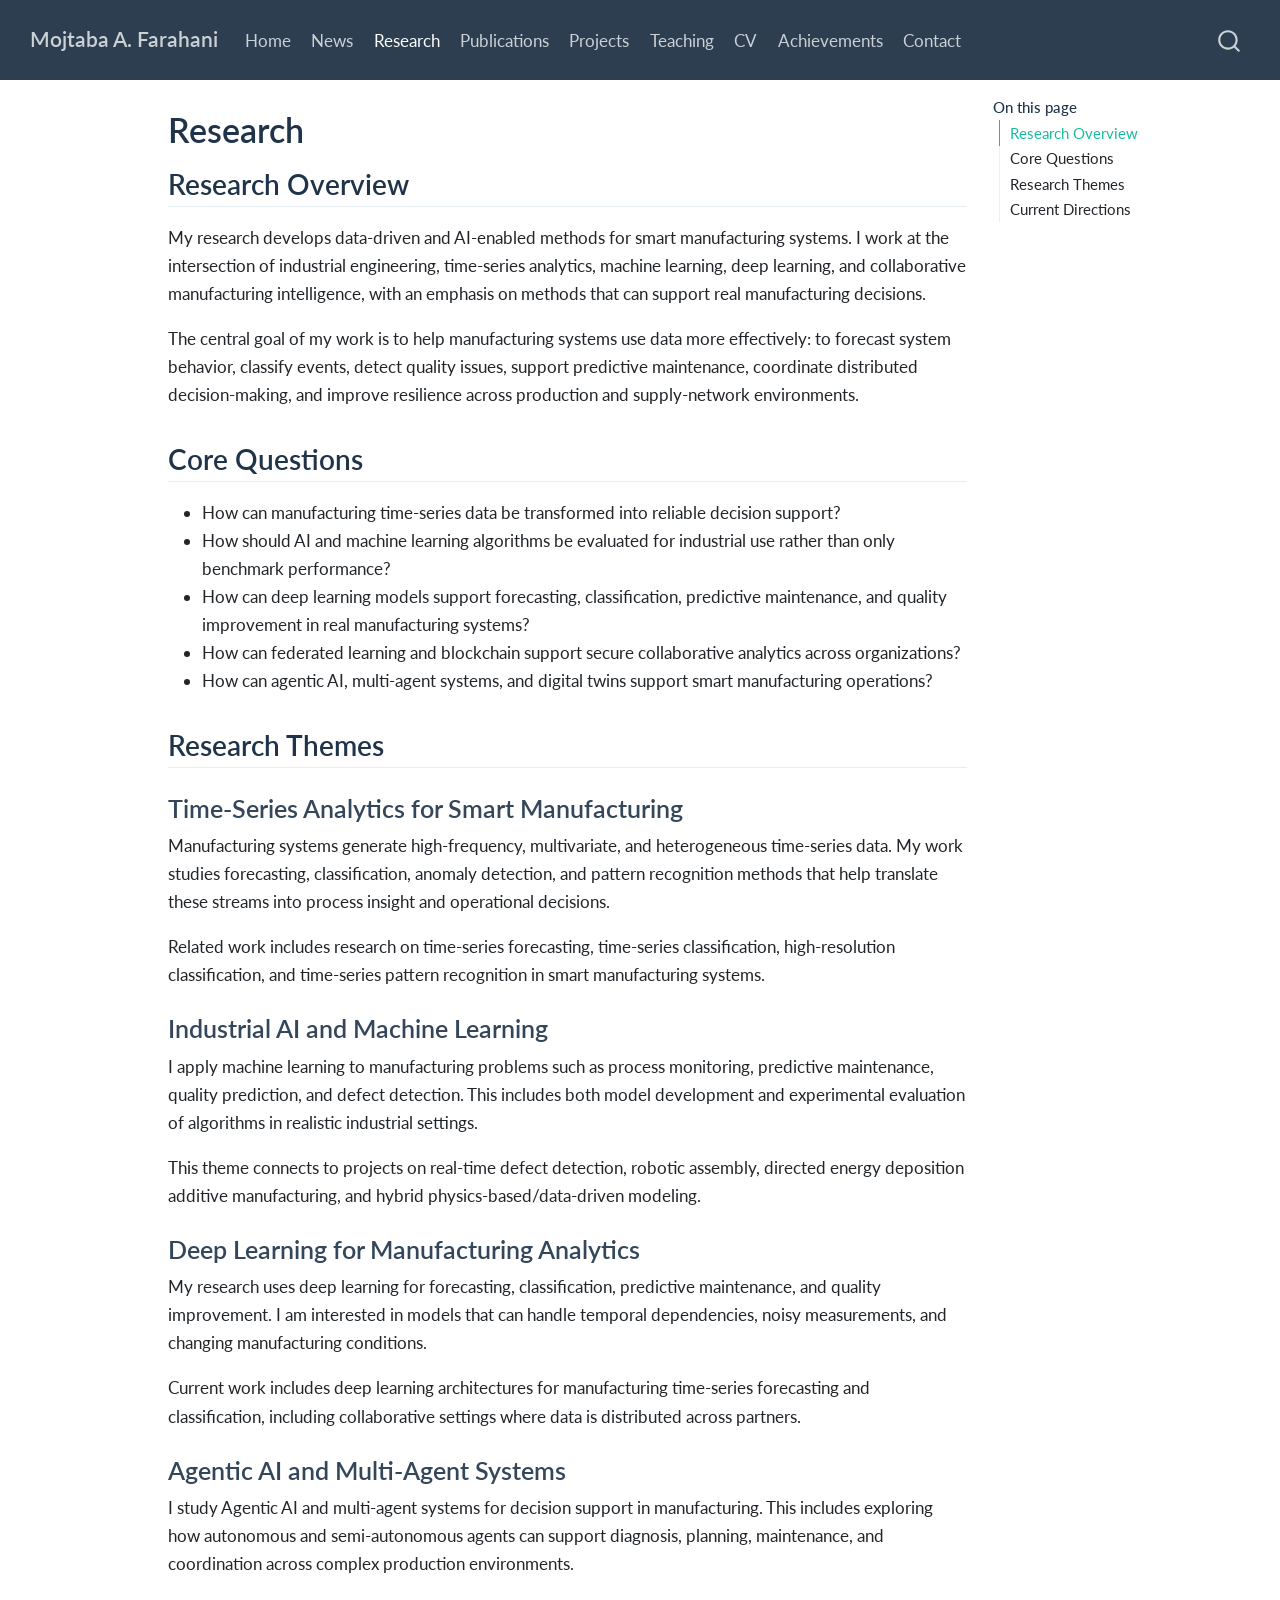
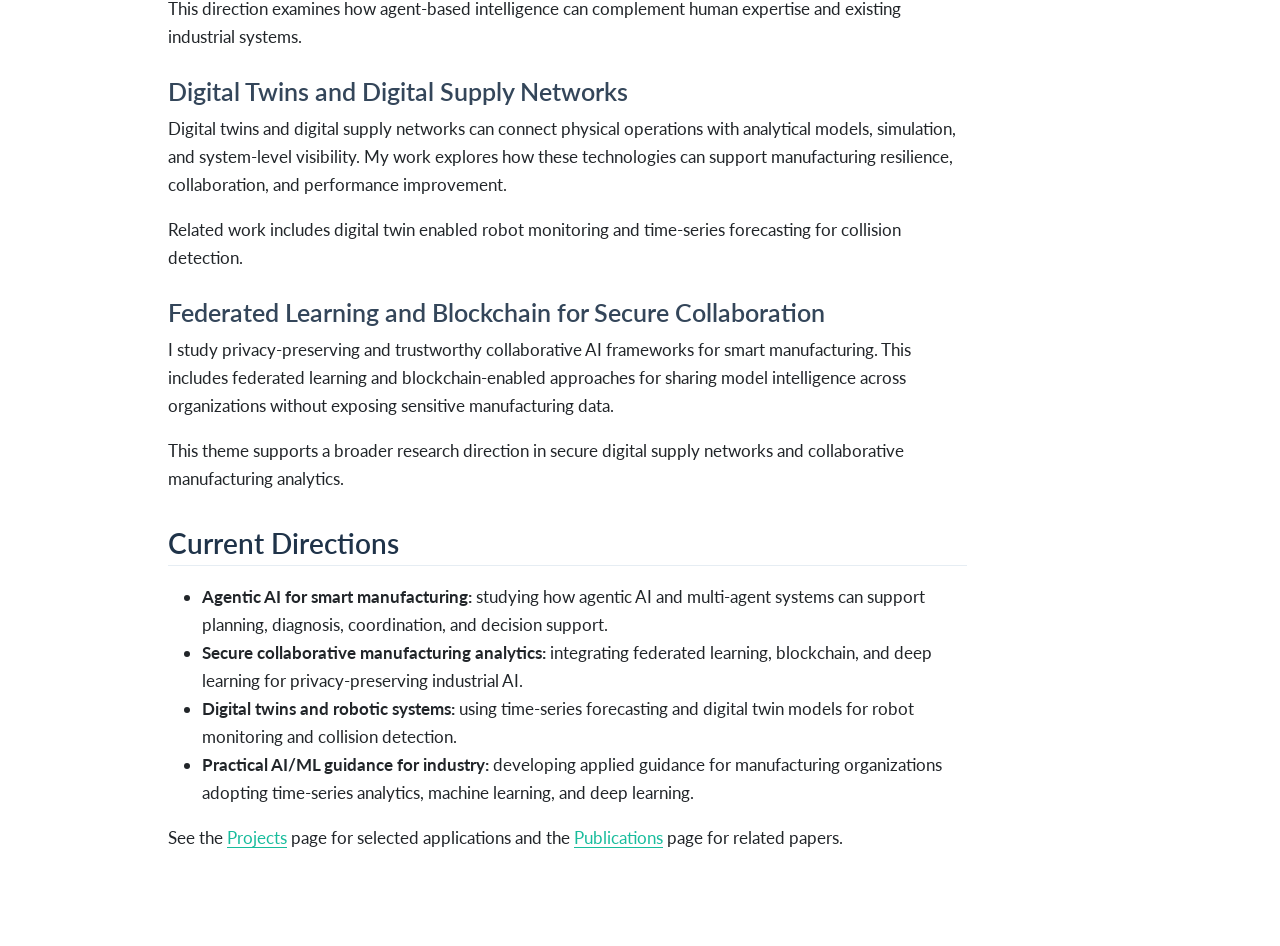
<file: docs/research.html>
<!DOCTYPE html>
<html xmlns="http://www.w3.org/1999/xhtml" lang="en" xml:lang="en"><head>

<meta charset="utf-8">
<meta name="generator" content="quarto-1.9.37">

<meta name="viewport" content="width=device-width, initial-scale=1.0, user-scalable=yes">


<title>Research – Mojtaba A. Farahani</title>
<style>
/* Default styles provided by pandoc.
** See https://pandoc.org/MANUAL.html#variables-for-html for config info.
*/
code{white-space: pre-wrap;}
span.smallcaps{font-variant: small-caps;}
div.columns{display: flex; gap: min(4vw, 1.5em);}
div.column{flex: auto; overflow-x: auto;}
div.hanging-indent{margin-left: 1.5em; text-indent: -1.5em;}
ul.task-list{list-style: none;}
ul.task-list li input[type="checkbox"] {
  width: 0.8em;
  margin: 0 0.8em 0.2em -1em; /* quarto-specific, see https://github.com/quarto-dev/quarto-cli/issues/4556 */ 
  vertical-align: middle;
}
</style>


<script src="site_libs/quarto-nav/quarto-nav.js"></script>
<script src="site_libs/quarto-nav/headroom.min.js"></script>
<script src="site_libs/clipboard/clipboard.min.js"></script>
<script src="site_libs/quarto-search/autocomplete.umd.js"></script>
<script src="site_libs/quarto-search/fuse.min.js"></script>
<script src="site_libs/quarto-search/quarto-search.js"></script>
<meta name="quarto:offset" content="./">
<script src="site_libs/quarto-html/quarto.js" type="module"></script>
<script src="site_libs/quarto-html/tabsets/tabsets.js" type="module"></script>
<script src="site_libs/quarto-html/popper.min.js"></script>
<script src="site_libs/quarto-html/tippy.umd.min.js"></script>
<script src="site_libs/quarto-html/anchor.min.js"></script>
<link href="site_libs/quarto-html/tippy.css" rel="stylesheet">
<link href="site_libs/quarto-html/quarto-syntax-highlighting-7f8f88aac4f3542376d5c11b86a4c14d.css" rel="stylesheet" id="quarto-text-highlighting-styles">
<script src="site_libs/bootstrap/bootstrap.min.js"></script>
<link href="site_libs/bootstrap/bootstrap-icons.css" rel="stylesheet">
<link href="site_libs/bootstrap/bootstrap-6033a600180109c3731f6a886c29932c.min.css" rel="stylesheet" append-hash="true" id="quarto-bootstrap" data-mode="light">
<script id="quarto-search-options" type="application/json">{
  "location": "navbar",
  "copy-button": false,
  "collapse-after": 3,
  "panel-placement": "end",
  "type": "overlay",
  "limit": 50,
  "keyboard-shortcut": [
    "f",
    "/",
    "s"
  ],
  "show-item-context": false,
  "language": {
    "search-no-results-text": "No results",
    "search-matching-documents-text": "matching documents",
    "search-copy-link-title": "Copy link to search",
    "search-hide-matches-text": "Hide additional matches",
    "search-more-match-text": "more match in this document",
    "search-more-matches-text": "more matches in this document",
    "search-clear-button-title": "Clear",
    "search-text-placeholder": "",
    "search-detached-cancel-button-title": "Cancel",
    "search-submit-button-title": "Submit",
    "search-label": "Search"
  }
}</script>


<link rel="stylesheet" href="styles.css">
</head>

<body class="nav-fixed quarto-light">

<div id="quarto-search-results"></div>
  <header id="quarto-header" class="headroom fixed-top">
    <nav class="navbar navbar-expand-lg " data-bs-theme="dark">
      <div class="navbar-container container-fluid">
      <div class="navbar-brand-container mx-auto">
    <a class="navbar-brand" href="./index.html">
    <span class="navbar-title">Mojtaba A. Farahani</span>
    </a>
  </div>
            <div id="quarto-search" class="" title="Search"></div>
          <button class="navbar-toggler" type="button" data-bs-toggle="collapse" data-bs-target="#navbarCollapse" aria-controls="navbarCollapse" role="menu" aria-expanded="false" aria-label="Toggle navigation" onclick="if (window.quartoToggleHeadroom) { window.quartoToggleHeadroom(); }">
  <span class="navbar-toggler-icon"></span>
</button>
          <div class="collapse navbar-collapse" id="navbarCollapse">
            <ul class="navbar-nav navbar-nav-scroll me-auto">
  <li class="nav-item">
    <a class="nav-link" href="./index.html"> 
<span class="menu-text">Home</span></a>
  </li>  
  <li class="nav-item">
    <a class="nav-link" href="./news.html"> 
<span class="menu-text">News</span></a>
  </li>  
  <li class="nav-item">
    <a class="nav-link active" href="./research.html" aria-current="page"> 
<span class="menu-text">Research</span></a>
  </li>  
  <li class="nav-item">
    <a class="nav-link" href="./publications.html"> 
<span class="menu-text">Publications</span></a>
  </li>  
  <li class="nav-item">
    <a class="nav-link" href="./projects.html"> 
<span class="menu-text">Projects</span></a>
  </li>  
  <li class="nav-item">
    <a class="nav-link" href="./teaching.html"> 
<span class="menu-text">Teaching</span></a>
  </li>  
  <li class="nav-item">
    <a class="nav-link" href="./cv.html"> 
<span class="menu-text">CV</span></a>
  </li>  
  <li class="nav-item">
    <a class="nav-link" href="./achievements.html"> 
<span class="menu-text">Achievements</span></a>
  </li>  
  <li class="nav-item">
    <a class="nav-link" href="./contact.html"> 
<span class="menu-text">Contact</span></a>
  </li>  
</ul>
          </div> <!-- /navcollapse -->
            <div class="quarto-navbar-tools">
</div>
      </div> <!-- /container-fluid -->
    </nav>
</header>
<!-- content -->
<div id="quarto-content" class="quarto-container page-columns page-rows-contents page-layout-article page-navbar">
<!-- sidebar -->
<!-- margin-sidebar -->
    <div id="quarto-margin-sidebar" class="sidebar margin-sidebar">
        <nav id="TOC" role="doc-toc" class="toc-active">
    <h2 id="toc-title">On this page</h2>
   
  <ul>
  <li><a href="#research-overview" id="toc-research-overview" class="nav-link active" data-scroll-target="#research-overview">Research Overview</a></li>
  <li><a href="#core-questions" id="toc-core-questions" class="nav-link" data-scroll-target="#core-questions">Core Questions</a></li>
  <li><a href="#research-themes" id="toc-research-themes" class="nav-link" data-scroll-target="#research-themes">Research Themes</a>
  <ul class="collapse">
  <li><a href="#time-series-analytics-for-smart-manufacturing" id="toc-time-series-analytics-for-smart-manufacturing" class="nav-link" data-scroll-target="#time-series-analytics-for-smart-manufacturing">Time-Series Analytics for Smart Manufacturing</a></li>
  <li><a href="#industrial-ai-and-machine-learning" id="toc-industrial-ai-and-machine-learning" class="nav-link" data-scroll-target="#industrial-ai-and-machine-learning">Industrial AI and Machine Learning</a></li>
  <li><a href="#deep-learning-for-manufacturing-analytics" id="toc-deep-learning-for-manufacturing-analytics" class="nav-link" data-scroll-target="#deep-learning-for-manufacturing-analytics">Deep Learning for Manufacturing Analytics</a></li>
  <li><a href="#agentic-ai-and-multi-agent-systems" id="toc-agentic-ai-and-multi-agent-systems" class="nav-link" data-scroll-target="#agentic-ai-and-multi-agent-systems">Agentic AI and Multi-Agent Systems</a></li>
  <li><a href="#digital-twins-and-digital-supply-networks" id="toc-digital-twins-and-digital-supply-networks" class="nav-link" data-scroll-target="#digital-twins-and-digital-supply-networks">Digital Twins and Digital Supply Networks</a></li>
  <li><a href="#federated-learning-and-blockchain-for-secure-collaboration" id="toc-federated-learning-and-blockchain-for-secure-collaboration" class="nav-link" data-scroll-target="#federated-learning-and-blockchain-for-secure-collaboration">Federated Learning and Blockchain for Secure Collaboration</a></li>
  </ul></li>
  <li><a href="#current-directions" id="toc-current-directions" class="nav-link" data-scroll-target="#current-directions">Current Directions</a></li>
  </ul>
</nav>
    </div>
<!-- main -->
<main class="content" id="quarto-document-content">

<header id="title-block-header" class="quarto-title-block default">
<div class="quarto-title">
<h1 class="title">Research</h1>
</div>



<div class="quarto-title-meta">

    
  
    
  </div>
  


</header>


<section id="research-overview" class="level2">
<h2 class="anchored" data-anchor-id="research-overview">Research Overview</h2>
<p>My research develops data-driven and AI-enabled methods for smart manufacturing systems. I work at the intersection of industrial engineering, time-series analytics, machine learning, deep learning, and collaborative manufacturing intelligence, with an emphasis on methods that can support real manufacturing decisions.</p>
<p>The central goal of my work is to help manufacturing systems use data more effectively: to forecast system behavior, classify events, detect quality issues, support predictive maintenance, coordinate distributed decision-making, and improve resilience across production and supply-network environments.</p>
</section>
<section id="core-questions" class="level2">
<h2 class="anchored" data-anchor-id="core-questions">Core Questions</h2>
<ul>
<li>How can manufacturing time-series data be transformed into reliable decision support?</li>
<li>How should AI and machine learning algorithms be evaluated for industrial use rather than only benchmark performance?</li>
<li>How can deep learning models support forecasting, classification, predictive maintenance, and quality improvement in real manufacturing systems?</li>
<li>How can federated learning and blockchain support secure collaborative analytics across organizations?</li>
<li>How can agentic AI, multi-agent systems, and digital twins support smart manufacturing operations?</li>
</ul>
</section>
<section id="research-themes" class="level2">
<h2 class="anchored" data-anchor-id="research-themes">Research Themes</h2>
<section id="time-series-analytics-for-smart-manufacturing" class="level3">
<h3 class="anchored" data-anchor-id="time-series-analytics-for-smart-manufacturing">Time-Series Analytics for Smart Manufacturing</h3>
<p>Manufacturing systems generate high-frequency, multivariate, and heterogeneous time-series data. My work studies forecasting, classification, anomaly detection, and pattern recognition methods that help translate these streams into process insight and operational decisions.</p>
<p>Related work includes research on time-series forecasting, time-series classification, high-resolution classification, and time-series pattern recognition in smart manufacturing systems.</p>
</section>
<section id="industrial-ai-and-machine-learning" class="level3">
<h3 class="anchored" data-anchor-id="industrial-ai-and-machine-learning">Industrial AI and Machine Learning</h3>
<p>I apply machine learning to manufacturing problems such as process monitoring, predictive maintenance, quality prediction, and defect detection. This includes both model development and experimental evaluation of algorithms in realistic industrial settings.</p>
<p>This theme connects to projects on real-time defect detection, robotic assembly, directed energy deposition additive manufacturing, and hybrid physics-based/data-driven modeling.</p>
</section>
<section id="deep-learning-for-manufacturing-analytics" class="level3">
<h3 class="anchored" data-anchor-id="deep-learning-for-manufacturing-analytics">Deep Learning for Manufacturing Analytics</h3>
<p>My research uses deep learning for forecasting, classification, predictive maintenance, and quality improvement. I am interested in models that can handle temporal dependencies, noisy measurements, and changing manufacturing conditions.</p>
<p>Current work includes deep learning architectures for manufacturing time-series forecasting and classification, including collaborative settings where data is distributed across partners.</p>
</section>
<section id="agentic-ai-and-multi-agent-systems" class="level3">
<h3 class="anchored" data-anchor-id="agentic-ai-and-multi-agent-systems">Agentic AI and Multi-Agent Systems</h3>
<p>I study Agentic AI and multi-agent systems for decision support in manufacturing. This includes exploring how autonomous and semi-autonomous agents can support diagnosis, planning, maintenance, and coordination across complex production environments.</p>
<p>This direction examines how agent-based intelligence can complement human expertise and existing industrial systems.</p>
</section>
<section id="digital-twins-and-digital-supply-networks" class="level3">
<h3 class="anchored" data-anchor-id="digital-twins-and-digital-supply-networks">Digital Twins and Digital Supply Networks</h3>
<p>Digital twins and digital supply networks can connect physical operations with analytical models, simulation, and system-level visibility. My work explores how these technologies can support manufacturing resilience, collaboration, and performance improvement.</p>
<p>Related work includes digital twin enabled robot monitoring and time-series forecasting for collision detection.</p>
</section>
<section id="federated-learning-and-blockchain-for-secure-collaboration" class="level3">
<h3 class="anchored" data-anchor-id="federated-learning-and-blockchain-for-secure-collaboration">Federated Learning and Blockchain for Secure Collaboration</h3>
<p>I study privacy-preserving and trustworthy collaborative AI frameworks for smart manufacturing. This includes federated learning and blockchain-enabled approaches for sharing model intelligence across organizations without exposing sensitive manufacturing data.</p>
<p>This theme supports a broader research direction in secure digital supply networks and collaborative manufacturing analytics.</p>
</section>
</section>
<section id="current-directions" class="level2">
<h2 class="anchored" data-anchor-id="current-directions">Current Directions</h2>
<ul>
<li><strong>Agentic AI for smart manufacturing:</strong> studying how agentic AI and multi-agent systems can support planning, diagnosis, coordination, and decision support.</li>
<li><strong>Secure collaborative manufacturing analytics:</strong> integrating federated learning, blockchain, and deep learning for privacy-preserving industrial AI.</li>
<li><strong>Digital twins and robotic systems:</strong> using time-series forecasting and digital twin models for robot monitoring and collision detection.</li>
<li><strong>Practical AI/ML guidance for industry:</strong> developing applied guidance for manufacturing organizations adopting time-series analytics, machine learning, and deep learning.</li>
</ul>
<p>See the <a href="./projects.html">Projects</a> page for selected applications and the <a href="./publications.html">Publications</a> page for related papers.</p>


</section>

</main> <!-- /main -->
<script id="quarto-html-after-body" type="application/javascript">
  window.document.addEventListener("DOMContentLoaded", function (event) {
    const icon = "";
    const anchorJS = new window.AnchorJS();
    anchorJS.options = {
      placement: 'right',
      icon: icon
    };
    anchorJS.add('.anchored');
    const isCodeAnnotation = (el) => {
      for (const clz of el.classList) {
        if (clz.startsWith('code-annotation-')) {                     
          return true;
        }
      }
      return false;
    }
    const onCopySuccess = function(e) {
      // button target
      const button = e.trigger;
      // don't keep focus
      button.blur();
      // flash "checked"
      button.classList.add('code-copy-button-checked');
      var currentTitle = button.getAttribute("title");
      button.setAttribute("title", "Copied!");
      let tooltip;
      if (window.bootstrap) {
        button.setAttribute("data-bs-toggle", "tooltip");
        button.setAttribute("data-bs-placement", "left");
        button.setAttribute("data-bs-title", "Copied!");
        tooltip = new bootstrap.Tooltip(button, 
          { trigger: "manual", 
            customClass: "code-copy-button-tooltip",
            offset: [0, -8]});
        tooltip.show();    
      }
      setTimeout(function() {
        if (tooltip) {
          tooltip.hide();
          button.removeAttribute("data-bs-title");
          button.removeAttribute("data-bs-toggle");
          button.removeAttribute("data-bs-placement");
        }
        button.setAttribute("title", currentTitle);
        button.classList.remove('code-copy-button-checked');
      }, 1000);
      // clear code selection
      e.clearSelection();
    }
    const getTextToCopy = function(trigger) {
      const outerScaffold = trigger.parentElement.cloneNode(true);
      const codeEl = outerScaffold.querySelector('code');
      for (const childEl of codeEl.children) {
        if (isCodeAnnotation(childEl)) {
          childEl.remove();
        }
      }
      return codeEl.innerText;
    }
    const clipboard = new window.ClipboardJS('.code-copy-button:not([data-in-quarto-modal])', {
      text: getTextToCopy
    });
    clipboard.on('success', onCopySuccess);
    if (window.document.getElementById('quarto-embedded-source-code-modal')) {
      const clipboardModal = new window.ClipboardJS('.code-copy-button[data-in-quarto-modal]', {
        text: getTextToCopy,
        container: window.document.getElementById('quarto-embedded-source-code-modal')
      });
      clipboardModal.on('success', onCopySuccess);
    }
      var localhostRegex = new RegExp(/^(?:http|https):\/\/localhost\:?[0-9]*\//);
      var mailtoRegex = new RegExp(/^mailto:/);
        var filterRegex = new RegExp('/' + window.location.host + '/');
      var isInternal = (href) => {
          return filterRegex.test(href) || localhostRegex.test(href) || mailtoRegex.test(href);
      }
      // Inspect non-navigation links and adorn them if external
     var links = window.document.querySelectorAll('a[href]:not(.nav-link):not(.navbar-brand):not(.toc-action):not(.sidebar-link):not(.sidebar-item-toggle):not(.pagination-link):not(.no-external):not([aria-hidden]):not(.dropdown-item):not(.quarto-navigation-tool):not(.about-link)');
      for (var i=0; i<links.length; i++) {
        const link = links[i];
        if (!isInternal(link.href)) {
          // undo the damage that might have been done by quarto-nav.js in the case of
          // links that we want to consider external
          if (link.dataset.originalHref !== undefined) {
            link.href = link.dataset.originalHref;
          }
        }
      }
    function tippyHover(el, contentFn, onTriggerFn, onUntriggerFn) {
      const config = {
        allowHTML: true,
        maxWidth: 500,
        delay: 100,
        arrow: false,
        appendTo: function(el) {
            return el.parentElement;
        },
        interactive: true,
        interactiveBorder: 10,
        theme: 'quarto',
        placement: 'bottom-start',
      };
      if (contentFn) {
        config.content = contentFn;
      }
      if (onTriggerFn) {
        config.onTrigger = onTriggerFn;
      }
      if (onUntriggerFn) {
        config.onUntrigger = onUntriggerFn;
      }
      window.tippy(el, config); 
    }
    const noterefs = window.document.querySelectorAll('a[role="doc-noteref"]');
    for (var i=0; i<noterefs.length; i++) {
      const ref = noterefs[i];
      tippyHover(ref, function() {
        // use id or data attribute instead here
        let href = ref.getAttribute('data-footnote-href') || ref.getAttribute('href');
        try { href = new URL(href).hash; } catch {}
        const id = href.replace(/^#\/?/, "");
        const note = window.document.getElementById(id);
        if (note) {
          return note.innerHTML;
        } else {
          return "";
        }
      });
    }
    const xrefs = window.document.querySelectorAll('a.quarto-xref');
    const processXRef = (id, note) => {
      // Strip column container classes
      const stripColumnClz = (el) => {
        el.classList.remove("page-full", "page-columns");
        if (el.children) {
          for (const child of el.children) {
            stripColumnClz(child);
          }
        }
      }
      stripColumnClz(note)
      if (id === null || id.startsWith('sec-')) {
        // Special case sections, only their first couple elements
        const container = document.createElement("div");
        if (note.children && note.children.length > 2) {
          container.appendChild(note.children[0].cloneNode(true));
          for (let i = 1; i < note.children.length; i++) {
            const child = note.children[i];
            if (child.tagName === "P" && child.innerText === "") {
              continue;
            } else {
              container.appendChild(child.cloneNode(true));
              break;
            }
          }
          if (window.Quarto?.typesetMath) {
            window.Quarto.typesetMath(container);
          }
          return container.innerHTML
        } else {
          if (window.Quarto?.typesetMath) {
            window.Quarto.typesetMath(note);
          }
          return note.innerHTML;
        }
      } else {
        // Remove any anchor links if they are present
        const anchorLink = note.querySelector('a.anchorjs-link');
        if (anchorLink) {
          anchorLink.remove();
        }
        if (window.Quarto?.typesetMath) {
          window.Quarto.typesetMath(note);
        }
        if (note.classList.contains("callout")) {
          return note.outerHTML;
        } else {
          return note.innerHTML;
        }
      }
    }
    for (var i=0; i<xrefs.length; i++) {
      const xref = xrefs[i];
      tippyHover(xref, undefined, function(instance) {
        instance.disable();
        let url = xref.getAttribute('href');
        let hash = undefined; 
        if (url.startsWith('#')) {
          hash = url;
        } else {
          try { hash = new URL(url).hash; } catch {}
        }
        if (hash) {
          const id = hash.replace(/^#\/?/, "");
          const note = window.document.getElementById(id);
          if (note !== null) {
            try {
              const html = processXRef(id, note.cloneNode(true));
              instance.setContent(html);
            } finally {
              instance.enable();
              instance.show();
            }
          } else {
            // See if we can fetch this
            fetch(url.split('#')[0])
            .then(res => res.text())
            .then(html => {
              const parser = new DOMParser();
              const htmlDoc = parser.parseFromString(html, "text/html");
              const note = htmlDoc.getElementById(id);
              if (note !== null) {
                const html = processXRef(id, note);
                instance.setContent(html);
              } 
            }).finally(() => {
              instance.enable();
              instance.show();
            });
          }
        } else {
          // See if we can fetch a full url (with no hash to target)
          // This is a special case and we should probably do some content thinning / targeting
          fetch(url)
          .then(res => res.text())
          .then(html => {
            const parser = new DOMParser();
            const htmlDoc = parser.parseFromString(html, "text/html");
            const note = htmlDoc.querySelector('main.content');
            if (note !== null) {
              // This should only happen for chapter cross references
              // (since there is no id in the URL)
              // remove the first header
              if (note.children.length > 0 && note.children[0].tagName === "HEADER") {
                note.children[0].remove();
              }
              const html = processXRef(null, note);
              instance.setContent(html);
            } 
          }).finally(() => {
            instance.enable();
            instance.show();
          });
        }
      }, function(instance) {
      });
    }
        let selectedAnnoteEl;
        const selectorForAnnotation = ( cell, annotation) => {
          let cellAttr = 'data-code-cell="' + cell + '"';
          let lineAttr = 'data-code-annotation="' +  annotation + '"';
          const selector = 'span[' + cellAttr + '][' + lineAttr + ']';
          return selector;
        }
        const selectCodeLines = (annoteEl) => {
          const doc = window.document;
          const targetCell = annoteEl.getAttribute("data-target-cell");
          const targetAnnotation = annoteEl.getAttribute("data-target-annotation");
          const annoteSpan = window.document.querySelector(selectorForAnnotation(targetCell, targetAnnotation));
          const lines = annoteSpan.getAttribute("data-code-lines").split(",");
          const lineIds = lines.map((line) => {
            return targetCell + "-" + line;
          })
          let top = null;
          let height = null;
          let parent = null;
          if (lineIds.length > 0) {
              //compute the position of the single el (top and bottom and make a div)
              const el = window.document.getElementById(lineIds[0]);
              top = el.offsetTop;
              height = el.offsetHeight;
              parent = el.parentElement.parentElement;
            if (lineIds.length > 1) {
              const lastEl = window.document.getElementById(lineIds[lineIds.length - 1]);
              const bottom = lastEl.offsetTop + lastEl.offsetHeight;
              height = bottom - top;
            }
            if (top !== null && height !== null && parent !== null) {
              // cook up a div (if necessary) and position it 
              let div = window.document.getElementById("code-annotation-line-highlight");
              if (div === null) {
                div = window.document.createElement("div");
                div.setAttribute("id", "code-annotation-line-highlight");
                div.style.position = 'absolute';
                parent.appendChild(div);
              }
              div.style.top = top - 2 + "px";
              div.style.height = height + 4 + "px";
              div.style.left = 0;
              let gutterDiv = window.document.getElementById("code-annotation-line-highlight-gutter");
              if (gutterDiv === null) {
                gutterDiv = window.document.createElement("div");
                gutterDiv.setAttribute("id", "code-annotation-line-highlight-gutter");
                gutterDiv.style.position = 'absolute';
                const codeCell = window.document.getElementById(targetCell);
                const gutter = codeCell.querySelector('.code-annotation-gutter');
                gutter.appendChild(gutterDiv);
              }
              gutterDiv.style.top = top - 2 + "px";
              gutterDiv.style.height = height + 4 + "px";
            }
            selectedAnnoteEl = annoteEl;
          }
        };
        const unselectCodeLines = () => {
          const elementsIds = ["code-annotation-line-highlight", "code-annotation-line-highlight-gutter"];
          elementsIds.forEach((elId) => {
            const div = window.document.getElementById(elId);
            if (div) {
              div.remove();
            }
          });
          selectedAnnoteEl = undefined;
        };
          // Handle positioning of the toggle
      window.addEventListener(
        "resize",
        throttle(() => {
          elRect = undefined;
          if (selectedAnnoteEl) {
            selectCodeLines(selectedAnnoteEl);
          }
        }, 10)
      );
      function throttle(fn, ms) {
      let throttle = false;
      let timer;
        return (...args) => {
          if(!throttle) { // first call gets through
              fn.apply(this, args);
              throttle = true;
          } else { // all the others get throttled
              if(timer) clearTimeout(timer); // cancel #2
              timer = setTimeout(() => {
                fn.apply(this, args);
                timer = throttle = false;
              }, ms);
          }
        };
      }
        // Attach click handler to the DT
        const annoteDls = window.document.querySelectorAll('dt[data-target-cell]');
        for (const annoteDlNode of annoteDls) {
          annoteDlNode.addEventListener('click', (event) => {
            const clickedEl = event.target;
            if (clickedEl !== selectedAnnoteEl) {
              unselectCodeLines();
              const activeEl = window.document.querySelector('dt[data-target-cell].code-annotation-active');
              if (activeEl) {
                activeEl.classList.remove('code-annotation-active');
              }
              selectCodeLines(clickedEl);
              clickedEl.classList.add('code-annotation-active');
            } else {
              // Unselect the line
              unselectCodeLines();
              clickedEl.classList.remove('code-annotation-active');
            }
          });
        }
    const findCites = (el) => {
      const parentEl = el.parentElement;
      if (parentEl) {
        const cites = parentEl.dataset.cites;
        if (cites) {
          return {
            el,
            cites: cites.split(' ')
          };
        } else {
          return findCites(el.parentElement)
        }
      } else {
        return undefined;
      }
    };
    var bibliorefs = window.document.querySelectorAll('a[role="doc-biblioref"]');
    for (var i=0; i<bibliorefs.length; i++) {
      const ref = bibliorefs[i];
      const citeInfo = findCites(ref);
      if (citeInfo) {
        tippyHover(citeInfo.el, function() {
          var popup = window.document.createElement('div');
          citeInfo.cites.forEach(function(cite) {
            var citeDiv = window.document.createElement('div');
            citeDiv.classList.add('hanging-indent');
            citeDiv.classList.add('csl-entry');
            var biblioDiv = window.document.getElementById('ref-' + cite);
            if (biblioDiv) {
              citeDiv.innerHTML = biblioDiv.innerHTML;
            }
            popup.appendChild(citeDiv);
          });
          return popup.innerHTML;
        });
      }
    }
  });
  </script>
</div> <!-- /content -->




</body></html>
</file>
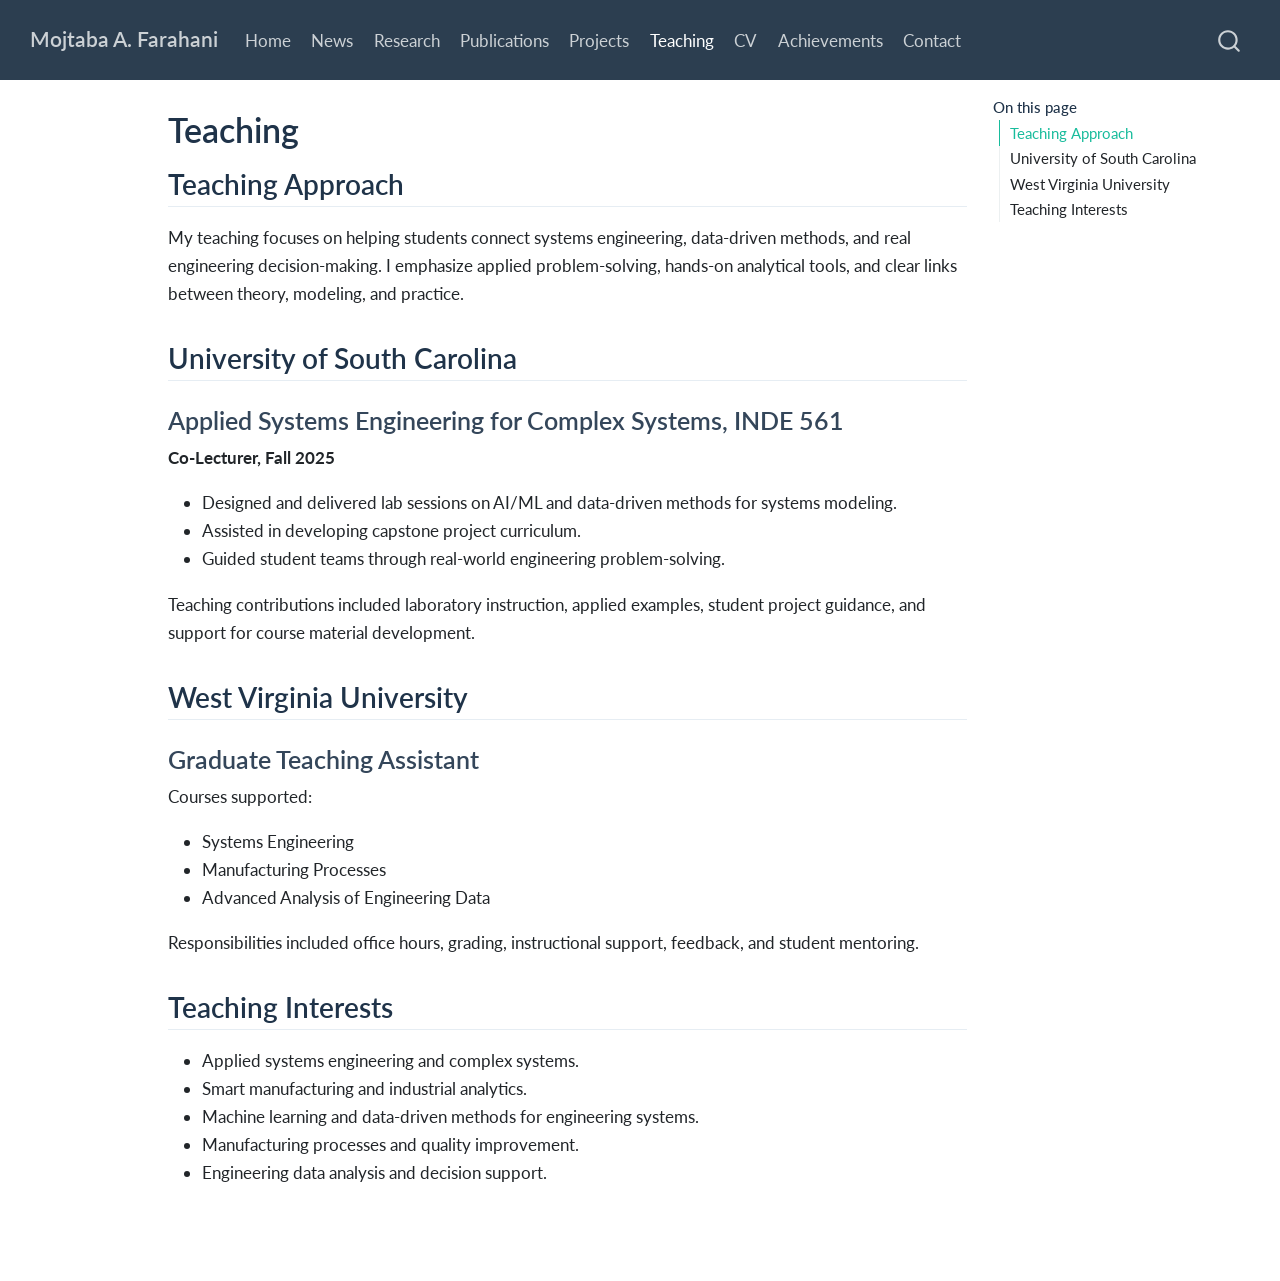
<file: docs/teaching.html>
<!DOCTYPE html>
<html xmlns="http://www.w3.org/1999/xhtml" lang="en" xml:lang="en"><head>

<meta charset="utf-8">
<meta name="generator" content="quarto-1.9.37">

<meta name="viewport" content="width=device-width, initial-scale=1.0, user-scalable=yes">


<title>Teaching – Mojtaba A. Farahani</title>
<style>
/* Default styles provided by pandoc.
** See https://pandoc.org/MANUAL.html#variables-for-html for config info.
*/
code{white-space: pre-wrap;}
span.smallcaps{font-variant: small-caps;}
div.columns{display: flex; gap: min(4vw, 1.5em);}
div.column{flex: auto; overflow-x: auto;}
div.hanging-indent{margin-left: 1.5em; text-indent: -1.5em;}
ul.task-list{list-style: none;}
ul.task-list li input[type="checkbox"] {
  width: 0.8em;
  margin: 0 0.8em 0.2em -1em; /* quarto-specific, see https://github.com/quarto-dev/quarto-cli/issues/4556 */ 
  vertical-align: middle;
}
</style>


<script src="site_libs/quarto-nav/quarto-nav.js"></script>
<script src="site_libs/quarto-nav/headroom.min.js"></script>
<script src="site_libs/clipboard/clipboard.min.js"></script>
<script src="site_libs/quarto-search/autocomplete.umd.js"></script>
<script src="site_libs/quarto-search/fuse.min.js"></script>
<script src="site_libs/quarto-search/quarto-search.js"></script>
<meta name="quarto:offset" content="./">
<script src="site_libs/quarto-html/quarto.js" type="module"></script>
<script src="site_libs/quarto-html/tabsets/tabsets.js" type="module"></script>
<script src="site_libs/quarto-html/popper.min.js"></script>
<script src="site_libs/quarto-html/tippy.umd.min.js"></script>
<script src="site_libs/quarto-html/anchor.min.js"></script>
<link href="site_libs/quarto-html/tippy.css" rel="stylesheet">
<link href="site_libs/quarto-html/quarto-syntax-highlighting-7f8f88aac4f3542376d5c11b86a4c14d.css" rel="stylesheet" id="quarto-text-highlighting-styles">
<script src="site_libs/bootstrap/bootstrap.min.js"></script>
<link href="site_libs/bootstrap/bootstrap-icons.css" rel="stylesheet">
<link href="site_libs/bootstrap/bootstrap-6033a600180109c3731f6a886c29932c.min.css" rel="stylesheet" append-hash="true" id="quarto-bootstrap" data-mode="light">
<script id="quarto-search-options" type="application/json">{
  "location": "navbar",
  "copy-button": false,
  "collapse-after": 3,
  "panel-placement": "end",
  "type": "overlay",
  "limit": 50,
  "keyboard-shortcut": [
    "f",
    "/",
    "s"
  ],
  "show-item-context": false,
  "language": {
    "search-no-results-text": "No results",
    "search-matching-documents-text": "matching documents",
    "search-copy-link-title": "Copy link to search",
    "search-hide-matches-text": "Hide additional matches",
    "search-more-match-text": "more match in this document",
    "search-more-matches-text": "more matches in this document",
    "search-clear-button-title": "Clear",
    "search-text-placeholder": "",
    "search-detached-cancel-button-title": "Cancel",
    "search-submit-button-title": "Submit",
    "search-label": "Search"
  }
}</script>


<link rel="stylesheet" href="styles.css">
</head>

<body class="nav-fixed quarto-light">

<div id="quarto-search-results"></div>
  <header id="quarto-header" class="headroom fixed-top">
    <nav class="navbar navbar-expand-lg " data-bs-theme="dark">
      <div class="navbar-container container-fluid">
      <div class="navbar-brand-container mx-auto">
    <a class="navbar-brand" href="./index.html">
    <span class="navbar-title">Mojtaba A. Farahani</span>
    </a>
  </div>
            <div id="quarto-search" class="" title="Search"></div>
          <button class="navbar-toggler" type="button" data-bs-toggle="collapse" data-bs-target="#navbarCollapse" aria-controls="navbarCollapse" role="menu" aria-expanded="false" aria-label="Toggle navigation" onclick="if (window.quartoToggleHeadroom) { window.quartoToggleHeadroom(); }">
  <span class="navbar-toggler-icon"></span>
</button>
          <div class="collapse navbar-collapse" id="navbarCollapse">
            <ul class="navbar-nav navbar-nav-scroll me-auto">
  <li class="nav-item">
    <a class="nav-link" href="./index.html"> 
<span class="menu-text">Home</span></a>
  </li>  
  <li class="nav-item">
    <a class="nav-link" href="./news.html"> 
<span class="menu-text">News</span></a>
  </li>  
  <li class="nav-item">
    <a class="nav-link" href="./research.html"> 
<span class="menu-text">Research</span></a>
  </li>  
  <li class="nav-item">
    <a class="nav-link" href="./publications.html"> 
<span class="menu-text">Publications</span></a>
  </li>  
  <li class="nav-item">
    <a class="nav-link" href="./projects.html"> 
<span class="menu-text">Projects</span></a>
  </li>  
  <li class="nav-item">
    <a class="nav-link active" href="./teaching.html" aria-current="page"> 
<span class="menu-text">Teaching</span></a>
  </li>  
  <li class="nav-item">
    <a class="nav-link" href="./cv.html"> 
<span class="menu-text">CV</span></a>
  </li>  
  <li class="nav-item">
    <a class="nav-link" href="./achievements.html"> 
<span class="menu-text">Achievements</span></a>
  </li>  
  <li class="nav-item">
    <a class="nav-link" href="./contact.html"> 
<span class="menu-text">Contact</span></a>
  </li>  
</ul>
          </div> <!-- /navcollapse -->
            <div class="quarto-navbar-tools">
</div>
      </div> <!-- /container-fluid -->
    </nav>
</header>
<!-- content -->
<div id="quarto-content" class="quarto-container page-columns page-rows-contents page-layout-article page-navbar">
<!-- sidebar -->
<!-- margin-sidebar -->
    <div id="quarto-margin-sidebar" class="sidebar margin-sidebar">
        <nav id="TOC" role="doc-toc" class="toc-active">
    <h2 id="toc-title">On this page</h2>
   
  <ul>
  <li><a href="#teaching-approach" id="toc-teaching-approach" class="nav-link active" data-scroll-target="#teaching-approach">Teaching Approach</a></li>
  <li><a href="#university-of-south-carolina" id="toc-university-of-south-carolina" class="nav-link" data-scroll-target="#university-of-south-carolina">University of South Carolina</a>
  <ul class="collapse">
  <li><a href="#applied-systems-engineering-for-complex-systems-inde-561" id="toc-applied-systems-engineering-for-complex-systems-inde-561" class="nav-link" data-scroll-target="#applied-systems-engineering-for-complex-systems-inde-561">Applied Systems Engineering for Complex Systems, INDE 561</a></li>
  </ul></li>
  <li><a href="#west-virginia-university" id="toc-west-virginia-university" class="nav-link" data-scroll-target="#west-virginia-university">West Virginia University</a>
  <ul class="collapse">
  <li><a href="#graduate-teaching-assistant" id="toc-graduate-teaching-assistant" class="nav-link" data-scroll-target="#graduate-teaching-assistant">Graduate Teaching Assistant</a></li>
  </ul></li>
  <li><a href="#teaching-interests" id="toc-teaching-interests" class="nav-link" data-scroll-target="#teaching-interests">Teaching Interests</a></li>
  </ul>
</nav>
    </div>
<!-- main -->
<main class="content" id="quarto-document-content">

<header id="title-block-header" class="quarto-title-block default">
<div class="quarto-title">
<h1 class="title">Teaching</h1>
</div>



<div class="quarto-title-meta">

    
  
    
  </div>
  


</header>


<section id="teaching-approach" class="level2">
<h2 class="anchored" data-anchor-id="teaching-approach">Teaching Approach</h2>
<p>My teaching focuses on helping students connect systems engineering, data-driven methods, and real engineering decision-making. I emphasize applied problem-solving, hands-on analytical tools, and clear links between theory, modeling, and practice.</p>
</section>
<section id="university-of-south-carolina" class="level2">
<h2 class="anchored" data-anchor-id="university-of-south-carolina">University of South Carolina</h2>
<section id="applied-systems-engineering-for-complex-systems-inde-561" class="level3">
<h3 class="anchored" data-anchor-id="applied-systems-engineering-for-complex-systems-inde-561">Applied Systems Engineering for Complex Systems, INDE 561</h3>
<p><strong>Co-Lecturer, Fall 2025</strong></p>
<ul>
<li>Designed and delivered lab sessions on AI/ML and data-driven methods for systems modeling.</li>
<li>Assisted in developing capstone project curriculum.</li>
<li>Guided student teams through real-world engineering problem-solving.</li>
</ul>
<p>Teaching contributions included laboratory instruction, applied examples, student project guidance, and support for course material development.</p>
</section>
</section>
<section id="west-virginia-university" class="level2">
<h2 class="anchored" data-anchor-id="west-virginia-university">West Virginia University</h2>
<section id="graduate-teaching-assistant" class="level3">
<h3 class="anchored" data-anchor-id="graduate-teaching-assistant">Graduate Teaching Assistant</h3>
<p>Courses supported:</p>
<ul>
<li>Systems Engineering</li>
<li>Manufacturing Processes</li>
<li>Advanced Analysis of Engineering Data</li>
</ul>
<p>Responsibilities included office hours, grading, instructional support, feedback, and student mentoring.</p>
</section>
</section>
<section id="teaching-interests" class="level2">
<h2 class="anchored" data-anchor-id="teaching-interests">Teaching Interests</h2>
<ul>
<li>Applied systems engineering and complex systems.</li>
<li>Smart manufacturing and industrial analytics.</li>
<li>Machine learning and data-driven methods for engineering systems.</li>
<li>Manufacturing processes and quality improvement.</li>
<li>Engineering data analysis and decision support.</li>
</ul>


</section>

</main> <!-- /main -->
<script id="quarto-html-after-body" type="application/javascript">
  window.document.addEventListener("DOMContentLoaded", function (event) {
    const icon = "";
    const anchorJS = new window.AnchorJS();
    anchorJS.options = {
      placement: 'right',
      icon: icon
    };
    anchorJS.add('.anchored');
    const isCodeAnnotation = (el) => {
      for (const clz of el.classList) {
        if (clz.startsWith('code-annotation-')) {                     
          return true;
        }
      }
      return false;
    }
    const onCopySuccess = function(e) {
      // button target
      const button = e.trigger;
      // don't keep focus
      button.blur();
      // flash "checked"
      button.classList.add('code-copy-button-checked');
      var currentTitle = button.getAttribute("title");
      button.setAttribute("title", "Copied!");
      let tooltip;
      if (window.bootstrap) {
        button.setAttribute("data-bs-toggle", "tooltip");
        button.setAttribute("data-bs-placement", "left");
        button.setAttribute("data-bs-title", "Copied!");
        tooltip = new bootstrap.Tooltip(button, 
          { trigger: "manual", 
            customClass: "code-copy-button-tooltip",
            offset: [0, -8]});
        tooltip.show();    
      }
      setTimeout(function() {
        if (tooltip) {
          tooltip.hide();
          button.removeAttribute("data-bs-title");
          button.removeAttribute("data-bs-toggle");
          button.removeAttribute("data-bs-placement");
        }
        button.setAttribute("title", currentTitle);
        button.classList.remove('code-copy-button-checked');
      }, 1000);
      // clear code selection
      e.clearSelection();
    }
    const getTextToCopy = function(trigger) {
      const outerScaffold = trigger.parentElement.cloneNode(true);
      const codeEl = outerScaffold.querySelector('code');
      for (const childEl of codeEl.children) {
        if (isCodeAnnotation(childEl)) {
          childEl.remove();
        }
      }
      return codeEl.innerText;
    }
    const clipboard = new window.ClipboardJS('.code-copy-button:not([data-in-quarto-modal])', {
      text: getTextToCopy
    });
    clipboard.on('success', onCopySuccess);
    if (window.document.getElementById('quarto-embedded-source-code-modal')) {
      const clipboardModal = new window.ClipboardJS('.code-copy-button[data-in-quarto-modal]', {
        text: getTextToCopy,
        container: window.document.getElementById('quarto-embedded-source-code-modal')
      });
      clipboardModal.on('success', onCopySuccess);
    }
      var localhostRegex = new RegExp(/^(?:http|https):\/\/localhost\:?[0-9]*\//);
      var mailtoRegex = new RegExp(/^mailto:/);
        var filterRegex = new RegExp('/' + window.location.host + '/');
      var isInternal = (href) => {
          return filterRegex.test(href) || localhostRegex.test(href) || mailtoRegex.test(href);
      }
      // Inspect non-navigation links and adorn them if external
     var links = window.document.querySelectorAll('a[href]:not(.nav-link):not(.navbar-brand):not(.toc-action):not(.sidebar-link):not(.sidebar-item-toggle):not(.pagination-link):not(.no-external):not([aria-hidden]):not(.dropdown-item):not(.quarto-navigation-tool):not(.about-link)');
      for (var i=0; i<links.length; i++) {
        const link = links[i];
        if (!isInternal(link.href)) {
          // undo the damage that might have been done by quarto-nav.js in the case of
          // links that we want to consider external
          if (link.dataset.originalHref !== undefined) {
            link.href = link.dataset.originalHref;
          }
        }
      }
    function tippyHover(el, contentFn, onTriggerFn, onUntriggerFn) {
      const config = {
        allowHTML: true,
        maxWidth: 500,
        delay: 100,
        arrow: false,
        appendTo: function(el) {
            return el.parentElement;
        },
        interactive: true,
        interactiveBorder: 10,
        theme: 'quarto',
        placement: 'bottom-start',
      };
      if (contentFn) {
        config.content = contentFn;
      }
      if (onTriggerFn) {
        config.onTrigger = onTriggerFn;
      }
      if (onUntriggerFn) {
        config.onUntrigger = onUntriggerFn;
      }
      window.tippy(el, config); 
    }
    const noterefs = window.document.querySelectorAll('a[role="doc-noteref"]');
    for (var i=0; i<noterefs.length; i++) {
      const ref = noterefs[i];
      tippyHover(ref, function() {
        // use id or data attribute instead here
        let href = ref.getAttribute('data-footnote-href') || ref.getAttribute('href');
        try { href = new URL(href).hash; } catch {}
        const id = href.replace(/^#\/?/, "");
        const note = window.document.getElementById(id);
        if (note) {
          return note.innerHTML;
        } else {
          return "";
        }
      });
    }
    const xrefs = window.document.querySelectorAll('a.quarto-xref');
    const processXRef = (id, note) => {
      // Strip column container classes
      const stripColumnClz = (el) => {
        el.classList.remove("page-full", "page-columns");
        if (el.children) {
          for (const child of el.children) {
            stripColumnClz(child);
          }
        }
      }
      stripColumnClz(note)
      if (id === null || id.startsWith('sec-')) {
        // Special case sections, only their first couple elements
        const container = document.createElement("div");
        if (note.children && note.children.length > 2) {
          container.appendChild(note.children[0].cloneNode(true));
          for (let i = 1; i < note.children.length; i++) {
            const child = note.children[i];
            if (child.tagName === "P" && child.innerText === "") {
              continue;
            } else {
              container.appendChild(child.cloneNode(true));
              break;
            }
          }
          if (window.Quarto?.typesetMath) {
            window.Quarto.typesetMath(container);
          }
          return container.innerHTML
        } else {
          if (window.Quarto?.typesetMath) {
            window.Quarto.typesetMath(note);
          }
          return note.innerHTML;
        }
      } else {
        // Remove any anchor links if they are present
        const anchorLink = note.querySelector('a.anchorjs-link');
        if (anchorLink) {
          anchorLink.remove();
        }
        if (window.Quarto?.typesetMath) {
          window.Quarto.typesetMath(note);
        }
        if (note.classList.contains("callout")) {
          return note.outerHTML;
        } else {
          return note.innerHTML;
        }
      }
    }
    for (var i=0; i<xrefs.length; i++) {
      const xref = xrefs[i];
      tippyHover(xref, undefined, function(instance) {
        instance.disable();
        let url = xref.getAttribute('href');
        let hash = undefined; 
        if (url.startsWith('#')) {
          hash = url;
        } else {
          try { hash = new URL(url).hash; } catch {}
        }
        if (hash) {
          const id = hash.replace(/^#\/?/, "");
          const note = window.document.getElementById(id);
          if (note !== null) {
            try {
              const html = processXRef(id, note.cloneNode(true));
              instance.setContent(html);
            } finally {
              instance.enable();
              instance.show();
            }
          } else {
            // See if we can fetch this
            fetch(url.split('#')[0])
            .then(res => res.text())
            .then(html => {
              const parser = new DOMParser();
              const htmlDoc = parser.parseFromString(html, "text/html");
              const note = htmlDoc.getElementById(id);
              if (note !== null) {
                const html = processXRef(id, note);
                instance.setContent(html);
              } 
            }).finally(() => {
              instance.enable();
              instance.show();
            });
          }
        } else {
          // See if we can fetch a full url (with no hash to target)
          // This is a special case and we should probably do some content thinning / targeting
          fetch(url)
          .then(res => res.text())
          .then(html => {
            const parser = new DOMParser();
            const htmlDoc = parser.parseFromString(html, "text/html");
            const note = htmlDoc.querySelector('main.content');
            if (note !== null) {
              // This should only happen for chapter cross references
              // (since there is no id in the URL)
              // remove the first header
              if (note.children.length > 0 && note.children[0].tagName === "HEADER") {
                note.children[0].remove();
              }
              const html = processXRef(null, note);
              instance.setContent(html);
            } 
          }).finally(() => {
            instance.enable();
            instance.show();
          });
        }
      }, function(instance) {
      });
    }
        let selectedAnnoteEl;
        const selectorForAnnotation = ( cell, annotation) => {
          let cellAttr = 'data-code-cell="' + cell + '"';
          let lineAttr = 'data-code-annotation="' +  annotation + '"';
          const selector = 'span[' + cellAttr + '][' + lineAttr + ']';
          return selector;
        }
        const selectCodeLines = (annoteEl) => {
          const doc = window.document;
          const targetCell = annoteEl.getAttribute("data-target-cell");
          const targetAnnotation = annoteEl.getAttribute("data-target-annotation");
          const annoteSpan = window.document.querySelector(selectorForAnnotation(targetCell, targetAnnotation));
          const lines = annoteSpan.getAttribute("data-code-lines").split(",");
          const lineIds = lines.map((line) => {
            return targetCell + "-" + line;
          })
          let top = null;
          let height = null;
          let parent = null;
          if (lineIds.length > 0) {
              //compute the position of the single el (top and bottom and make a div)
              const el = window.document.getElementById(lineIds[0]);
              top = el.offsetTop;
              height = el.offsetHeight;
              parent = el.parentElement.parentElement;
            if (lineIds.length > 1) {
              const lastEl = window.document.getElementById(lineIds[lineIds.length - 1]);
              const bottom = lastEl.offsetTop + lastEl.offsetHeight;
              height = bottom - top;
            }
            if (top !== null && height !== null && parent !== null) {
              // cook up a div (if necessary) and position it 
              let div = window.document.getElementById("code-annotation-line-highlight");
              if (div === null) {
                div = window.document.createElement("div");
                div.setAttribute("id", "code-annotation-line-highlight");
                div.style.position = 'absolute';
                parent.appendChild(div);
              }
              div.style.top = top - 2 + "px";
              div.style.height = height + 4 + "px";
              div.style.left = 0;
              let gutterDiv = window.document.getElementById("code-annotation-line-highlight-gutter");
              if (gutterDiv === null) {
                gutterDiv = window.document.createElement("div");
                gutterDiv.setAttribute("id", "code-annotation-line-highlight-gutter");
                gutterDiv.style.position = 'absolute';
                const codeCell = window.document.getElementById(targetCell);
                const gutter = codeCell.querySelector('.code-annotation-gutter');
                gutter.appendChild(gutterDiv);
              }
              gutterDiv.style.top = top - 2 + "px";
              gutterDiv.style.height = height + 4 + "px";
            }
            selectedAnnoteEl = annoteEl;
          }
        };
        const unselectCodeLines = () => {
          const elementsIds = ["code-annotation-line-highlight", "code-annotation-line-highlight-gutter"];
          elementsIds.forEach((elId) => {
            const div = window.document.getElementById(elId);
            if (div) {
              div.remove();
            }
          });
          selectedAnnoteEl = undefined;
        };
          // Handle positioning of the toggle
      window.addEventListener(
        "resize",
        throttle(() => {
          elRect = undefined;
          if (selectedAnnoteEl) {
            selectCodeLines(selectedAnnoteEl);
          }
        }, 10)
      );
      function throttle(fn, ms) {
      let throttle = false;
      let timer;
        return (...args) => {
          if(!throttle) { // first call gets through
              fn.apply(this, args);
              throttle = true;
          } else { // all the others get throttled
              if(timer) clearTimeout(timer); // cancel #2
              timer = setTimeout(() => {
                fn.apply(this, args);
                timer = throttle = false;
              }, ms);
          }
        };
      }
        // Attach click handler to the DT
        const annoteDls = window.document.querySelectorAll('dt[data-target-cell]');
        for (const annoteDlNode of annoteDls) {
          annoteDlNode.addEventListener('click', (event) => {
            const clickedEl = event.target;
            if (clickedEl !== selectedAnnoteEl) {
              unselectCodeLines();
              const activeEl = window.document.querySelector('dt[data-target-cell].code-annotation-active');
              if (activeEl) {
                activeEl.classList.remove('code-annotation-active');
              }
              selectCodeLines(clickedEl);
              clickedEl.classList.add('code-annotation-active');
            } else {
              // Unselect the line
              unselectCodeLines();
              clickedEl.classList.remove('code-annotation-active');
            }
          });
        }
    const findCites = (el) => {
      const parentEl = el.parentElement;
      if (parentEl) {
        const cites = parentEl.dataset.cites;
        if (cites) {
          return {
            el,
            cites: cites.split(' ')
          };
        } else {
          return findCites(el.parentElement)
        }
      } else {
        return undefined;
      }
    };
    var bibliorefs = window.document.querySelectorAll('a[role="doc-biblioref"]');
    for (var i=0; i<bibliorefs.length; i++) {
      const ref = bibliorefs[i];
      const citeInfo = findCites(ref);
      if (citeInfo) {
        tippyHover(citeInfo.el, function() {
          var popup = window.document.createElement('div');
          citeInfo.cites.forEach(function(cite) {
            var citeDiv = window.document.createElement('div');
            citeDiv.classList.add('hanging-indent');
            citeDiv.classList.add('csl-entry');
            var biblioDiv = window.document.getElementById('ref-' + cite);
            if (biblioDiv) {
              citeDiv.innerHTML = biblioDiv.innerHTML;
            }
            popup.appendChild(citeDiv);
          });
          return popup.innerHTML;
        });
      }
    }
  });
  </script>
</div> <!-- /content -->




</body></html>
</file>
<file: docs/site_libs/quarto-html/tippy.css>
.tippy-box[data-animation=fade][data-state=hidden]{opacity:0}[data-tippy-root]{max-width:calc(100vw - 10px)}.tippy-box{position:relative;background-color:#333;color:#fff;border-radius:4px;font-size:14px;line-height:1.4;white-space:normal;outline:0;transition-property:transform,visibility,opacity}.tippy-box[data-placement^=top]>.tippy-arrow{bottom:0}.tippy-box[data-placement^=top]>.tippy-arrow:before{bottom:-7px;left:0;border-width:8px 8px 0;border-top-color:initial;transform-origin:center top}.tippy-box[data-placement^=bottom]>.tippy-arrow{top:0}.tippy-box[data-placement^=bottom]>.tippy-arrow:before{top:-7px;left:0;border-width:0 8px 8px;border-bottom-color:initial;transform-origin:center bottom}.tippy-box[data-placement^=left]>.tippy-arrow{right:0}.tippy-box[data-placement^=left]>.tippy-arrow:before{border-width:8px 0 8px 8px;border-left-color:initial;right:-7px;transform-origin:center left}.tippy-box[data-placement^=right]>.tippy-arrow{left:0}.tippy-box[data-placement^=right]>.tippy-arrow:before{left:-7px;border-width:8px 8px 8px 0;border-right-color:initial;transform-origin:center right}.tippy-box[data-inertia][data-state=visible]{transition-timing-function:cubic-bezier(.54,1.5,.38,1.11)}.tippy-arrow{width:16px;height:16px;color:#333}.tippy-arrow:before{content:"";position:absolute;border-color:transparent;border-style:solid}.tippy-content{position:relative;padding:5px 9px;z-index:1}
</file>
<file: docs/site_libs/quarto-html/quarto-syntax-highlighting-7f8f88aac4f3542376d5c11b86a4c14d.css>
/* quarto syntax highlight colors */
:root {
  --quarto-hl-ot-color: #003B4F;
  --quarto-hl-at-color: #657422;
  --quarto-hl-ss-color: #20794D;
  --quarto-hl-an-color: #5E5E5E;
  --quarto-hl-fu-color: #4758AB;
  --quarto-hl-st-color: #20794D;
  --quarto-hl-cf-color: #003B4F;
  --quarto-hl-op-color: #5E5E5E;
  --quarto-hl-er-color: #AD0000;
  --quarto-hl-bn-color: #AD0000;
  --quarto-hl-al-color: #AD0000;
  --quarto-hl-va-color: #111111;
  --quarto-hl-bu-color: inherit;
  --quarto-hl-ex-color: inherit;
  --quarto-hl-pp-color: #AD0000;
  --quarto-hl-in-color: #5E5E5E;
  --quarto-hl-vs-color: #20794D;
  --quarto-hl-wa-color: #5E5E5E;
  --quarto-hl-do-color: #5E5E5E;
  --quarto-hl-im-color: #00769E;
  --quarto-hl-ch-color: #20794D;
  --quarto-hl-dt-color: #AD0000;
  --quarto-hl-fl-color: #AD0000;
  --quarto-hl-co-color: #5E5E5E;
  --quarto-hl-cv-color: #5E5E5E;
  --quarto-hl-cn-color: #8f5902;
  --quarto-hl-sc-color: #5E5E5E;
  --quarto-hl-dv-color: #AD0000;
  --quarto-hl-kw-color: #003B4F;
}

/* other quarto variables */
:root {
  --quarto-font-monospace: SFMono-Regular, Menlo, Monaco, Consolas, "Liberation Mono", "Courier New", monospace;
}

/* syntax highlight based on Pandoc's rules */
pre > code.sourceCode > span {
  color: #003B4F;
}

code.sourceCode > span {
  color: #003B4F;
}

div.sourceCode,
div.sourceCode pre.sourceCode {
  color: #003B4F;
}

/* Normal */
code span {
  color: #003B4F;
}

/* Alert */
code span.al {
  color: #AD0000;
  font-style: inherit;
}

/* Annotation */
code span.an {
  color: #5E5E5E;
  font-style: inherit;
}

/* Attribute */
code span.at {
  color: #657422;
  font-style: inherit;
}

/* BaseN */
code span.bn {
  color: #AD0000;
  font-style: inherit;
}

/* BuiltIn */
code span.bu {
  font-style: inherit;
}

/* ControlFlow */
code span.cf {
  color: #003B4F;
  font-weight: bold;
  font-style: inherit;
}

/* Char */
code span.ch {
  color: #20794D;
  font-style: inherit;
}

/* Constant */
code span.cn {
  color: #8f5902;
  font-style: inherit;
}

/* Comment */
code span.co {
  color: #5E5E5E;
  font-style: inherit;
}

/* CommentVar */
code span.cv {
  color: #5E5E5E;
  font-style: italic;
}

/* Documentation */
code span.do {
  color: #5E5E5E;
  font-style: italic;
}

/* DataType */
code span.dt {
  color: #AD0000;
  font-style: inherit;
}

/* DecVal */
code span.dv {
  color: #AD0000;
  font-style: inherit;
}

/* Error */
code span.er {
  color: #AD0000;
  font-style: inherit;
}

/* Extension */
code span.ex {
  font-style: inherit;
}

/* Float */
code span.fl {
  color: #AD0000;
  font-style: inherit;
}

/* Function */
code span.fu {
  color: #4758AB;
  font-style: inherit;
}

/* Import */
code span.im {
  color: #00769E;
  font-style: inherit;
}

/* Information */
code span.in {
  color: #5E5E5E;
  font-style: inherit;
}

/* Keyword */
code span.kw {
  color: #003B4F;
  font-weight: bold;
  font-style: inherit;
}

/* Operator */
code span.op {
  color: #5E5E5E;
  font-style: inherit;
}

/* Other */
code span.ot {
  color: #003B4F;
  font-style: inherit;
}

/* Preprocessor */
code span.pp {
  color: #AD0000;
  font-style: inherit;
}

/* SpecialChar */
code span.sc {
  color: #5E5E5E;
  font-style: inherit;
}

/* SpecialString */
code span.ss {
  color: #20794D;
  font-style: inherit;
}

/* String */
code span.st {
  color: #20794D;
  font-style: inherit;
}

/* Variable */
code span.va {
  color: #111111;
  font-style: inherit;
}

/* VerbatimString */
code span.vs {
  color: #20794D;
  font-style: inherit;
}

/* Warning */
code span.wa {
  color: #5E5E5E;
  font-style: italic;
}

.prevent-inlining {
  content: "</";
}

/*# sourceMappingURL=789ad8cd35626ba772517505b42a116e.css.map */
</file>
<file: docs/styles.css>
/* css styles */

body {
  line-height: 1.65;
}

.navbar-title {
  font-weight: 600;
}

h1,
h2,
h3 {
  color: #1f3349;
}

h2 {
  margin-top: 2rem;
  padding-bottom: 0.25rem;
  border-bottom: 1px solid #e6edf3;
}

a {
  text-decoration-thickness: 0.08em;
  text-underline-offset: 0.18em;
}

main.content {
  max-width: 920px;
}

.home-intro {
  display: grid;
  grid-template-columns: 180px minmax(0, 1fr);
  gap: 1.5rem;
  align-items: start;
  margin-top: 1rem;
}

.home-photo-img {
  width: 180px;
  border-radius: 50%;
  border: 1px solid #e6edf3;
}

.home-summary p:first-child {
  margin-top: 0;
}

@media (max-width: 640px) {
  .home-intro {
    grid-template-columns: 1fr;
    gap: 1rem;
  }

  .home-photo-img {
    width: 160px;
  }
}
</file>
